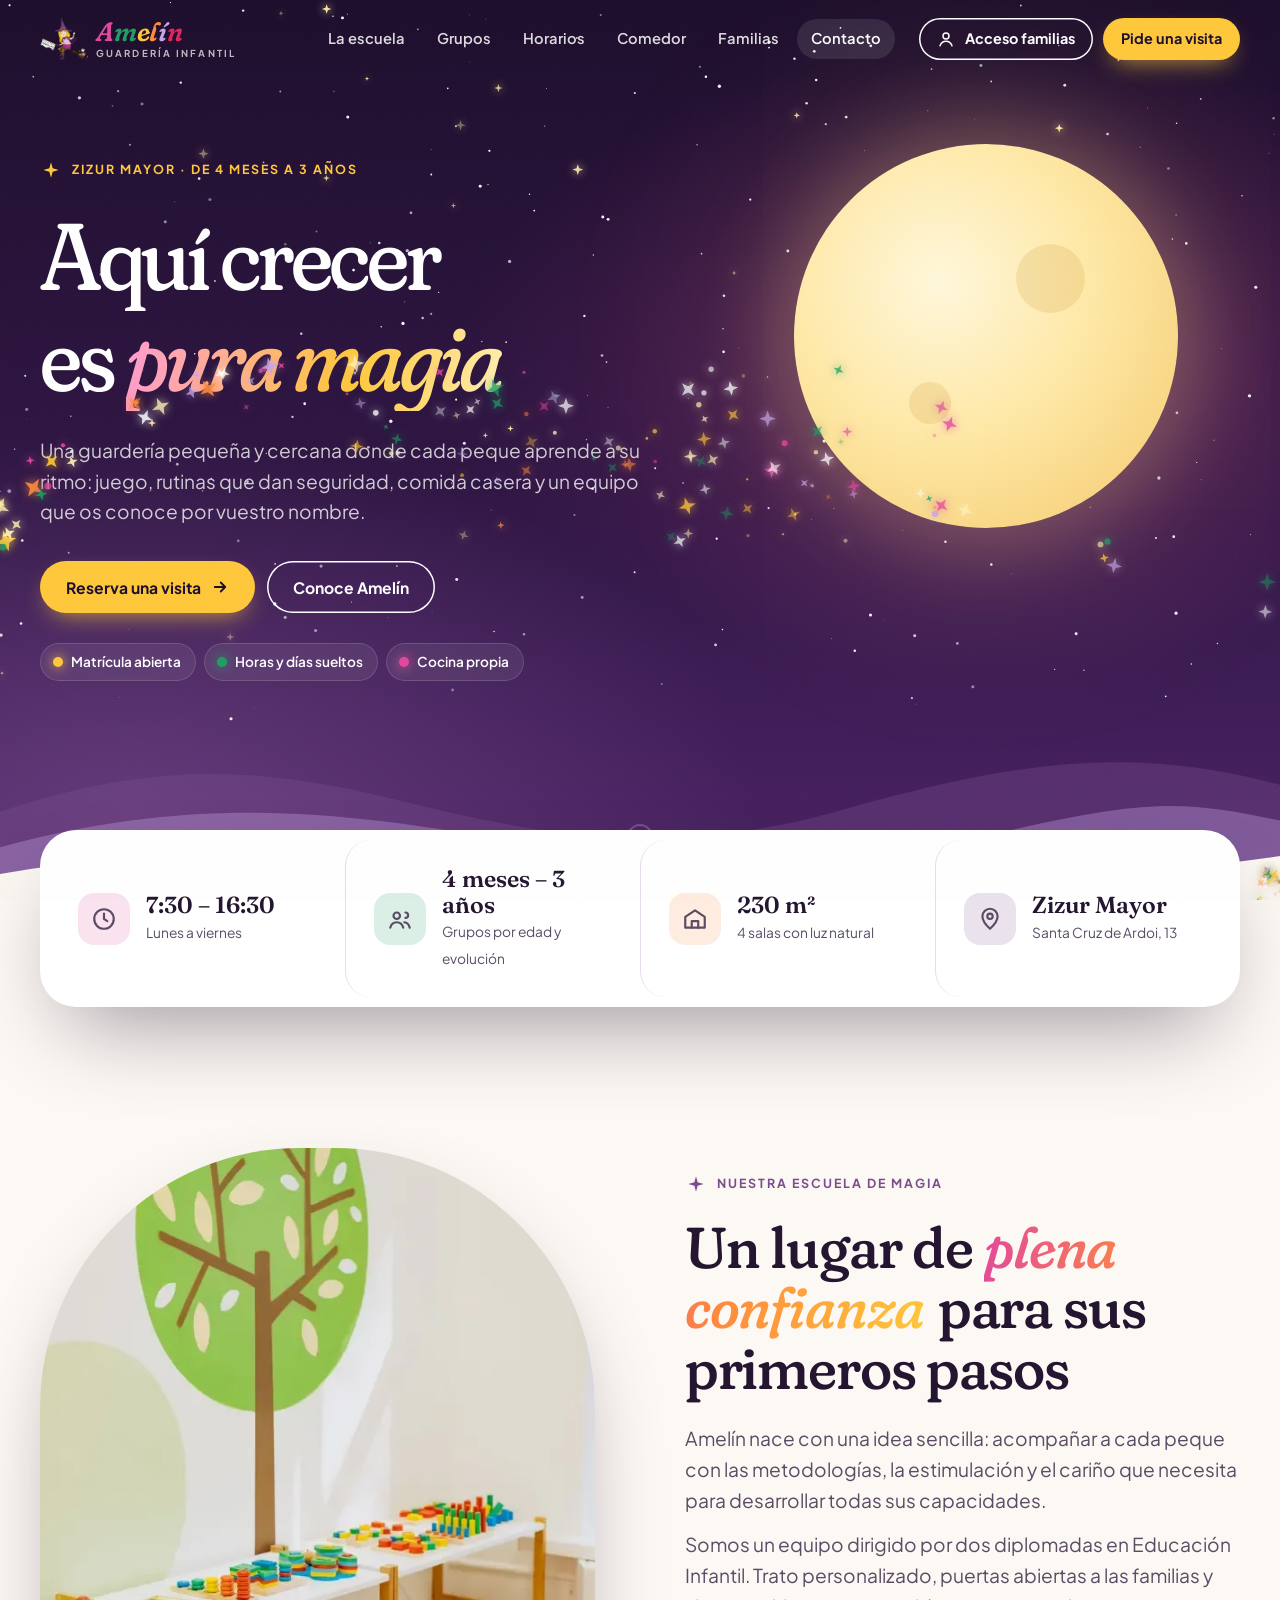
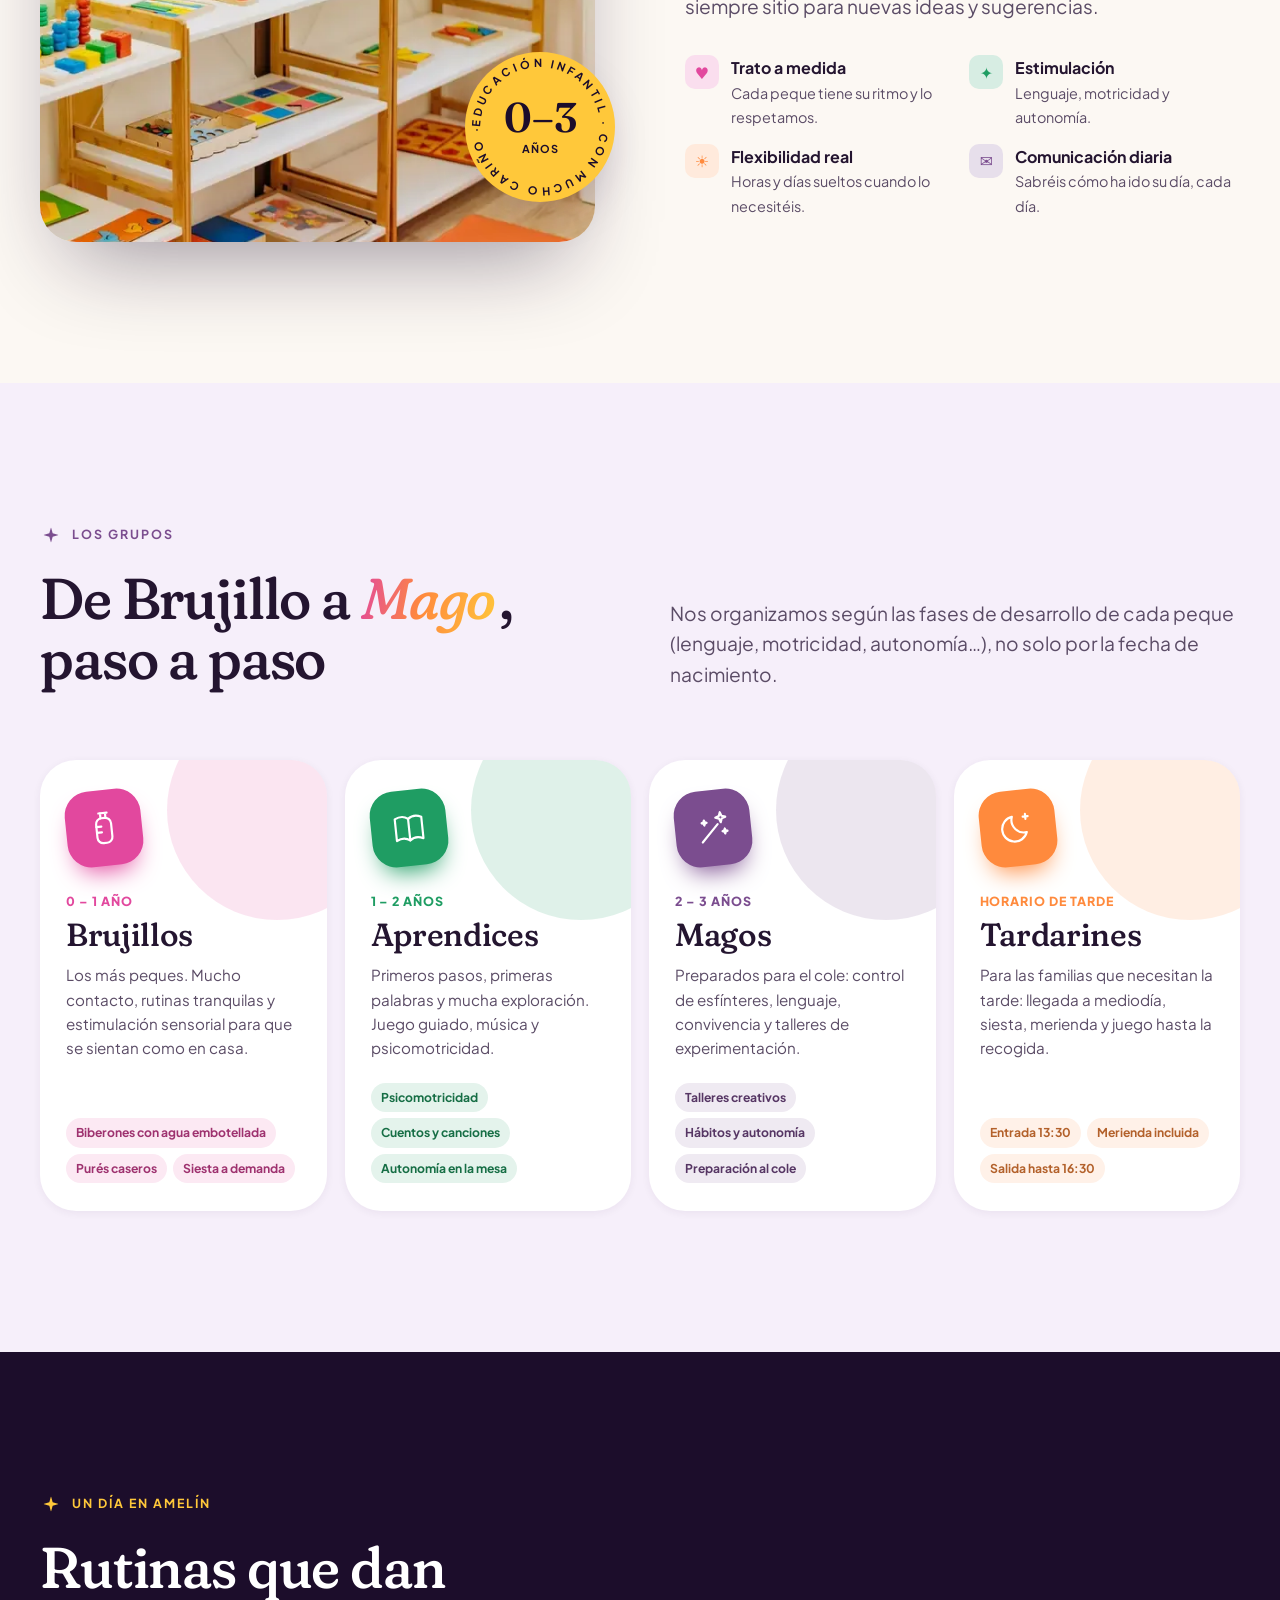
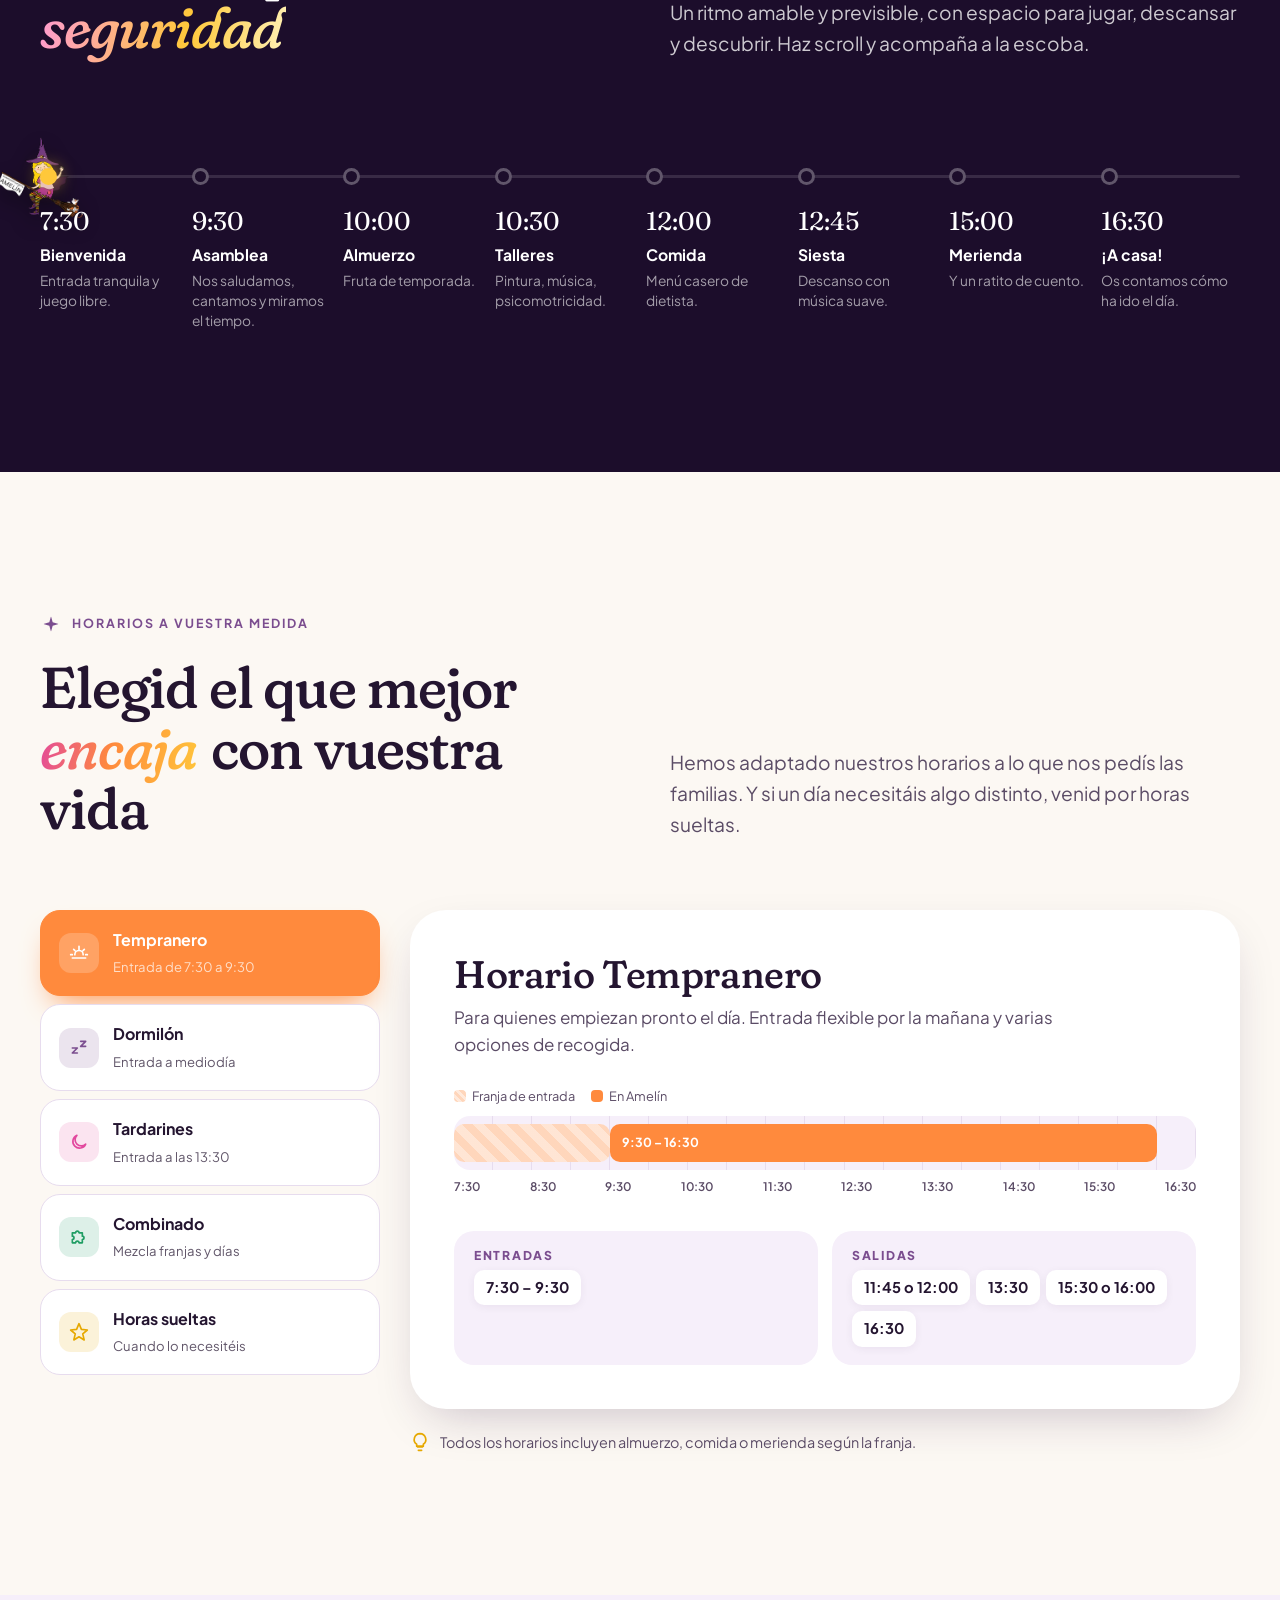
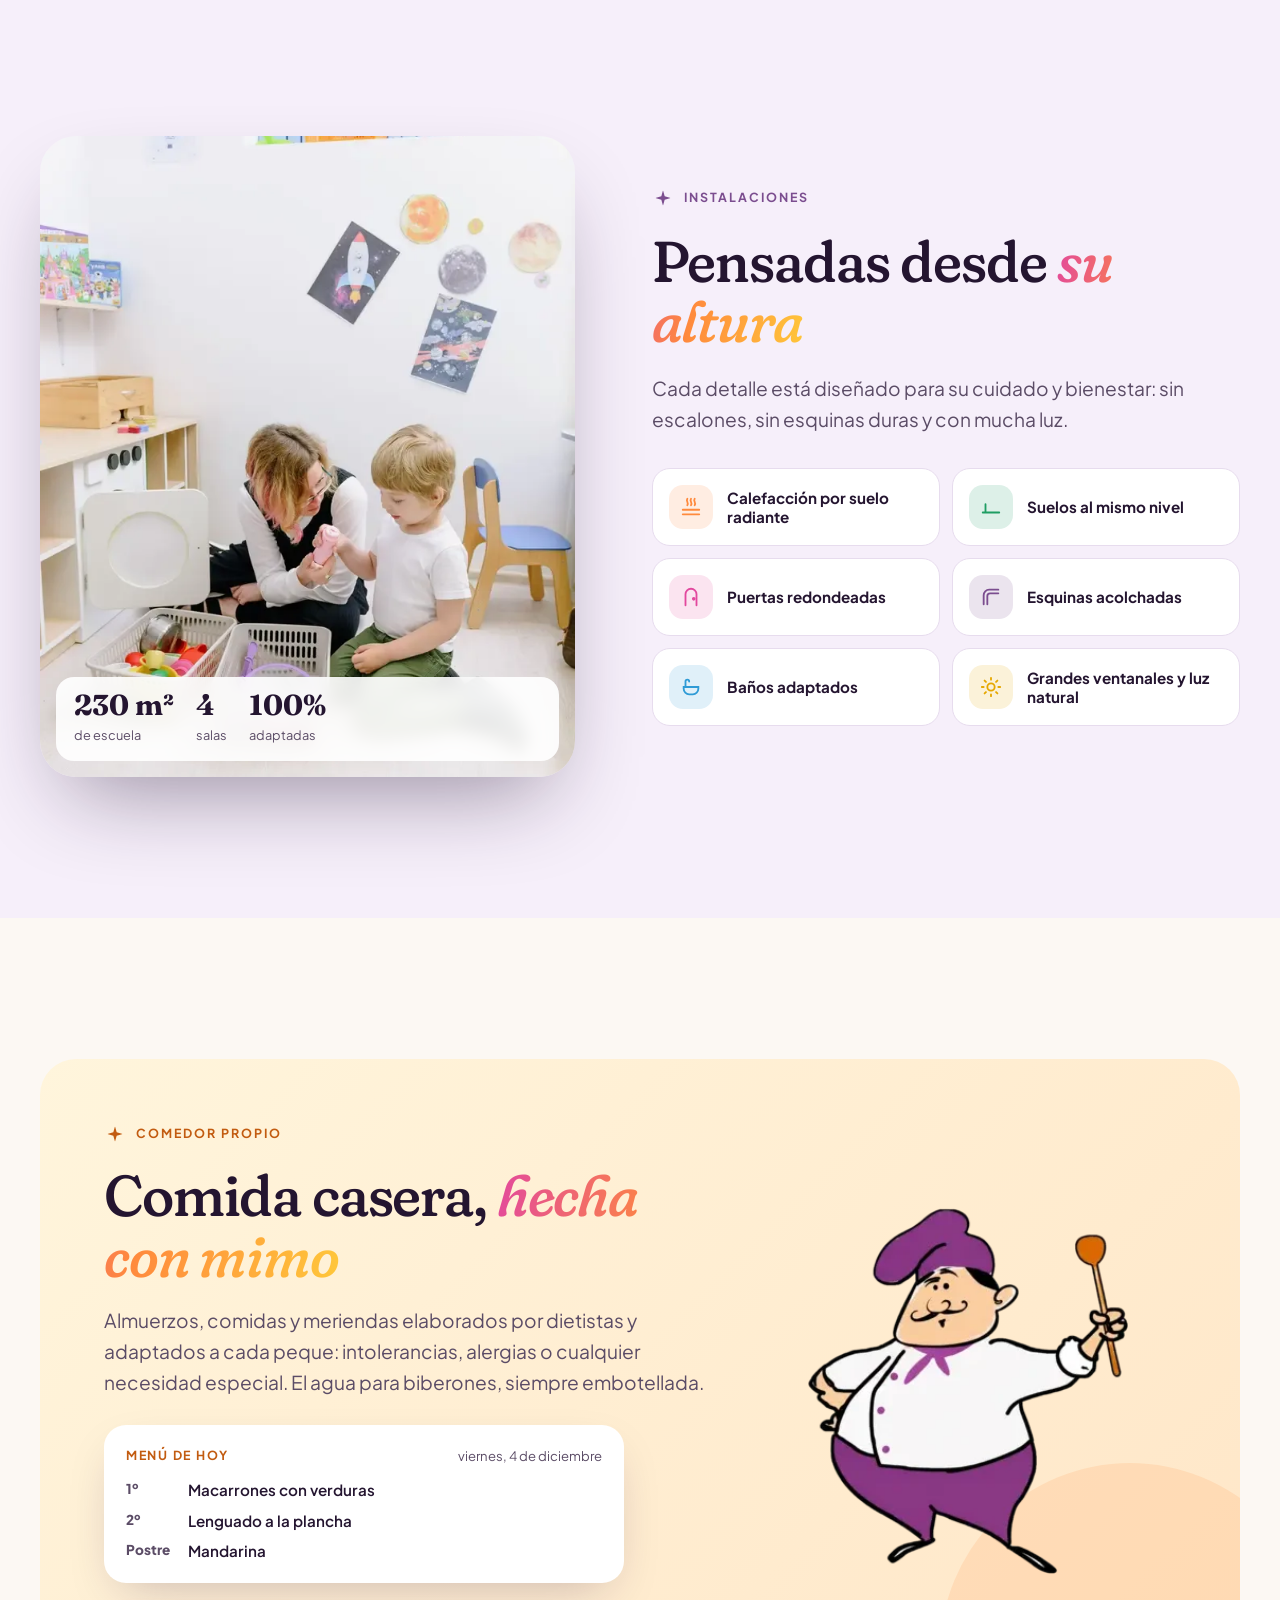
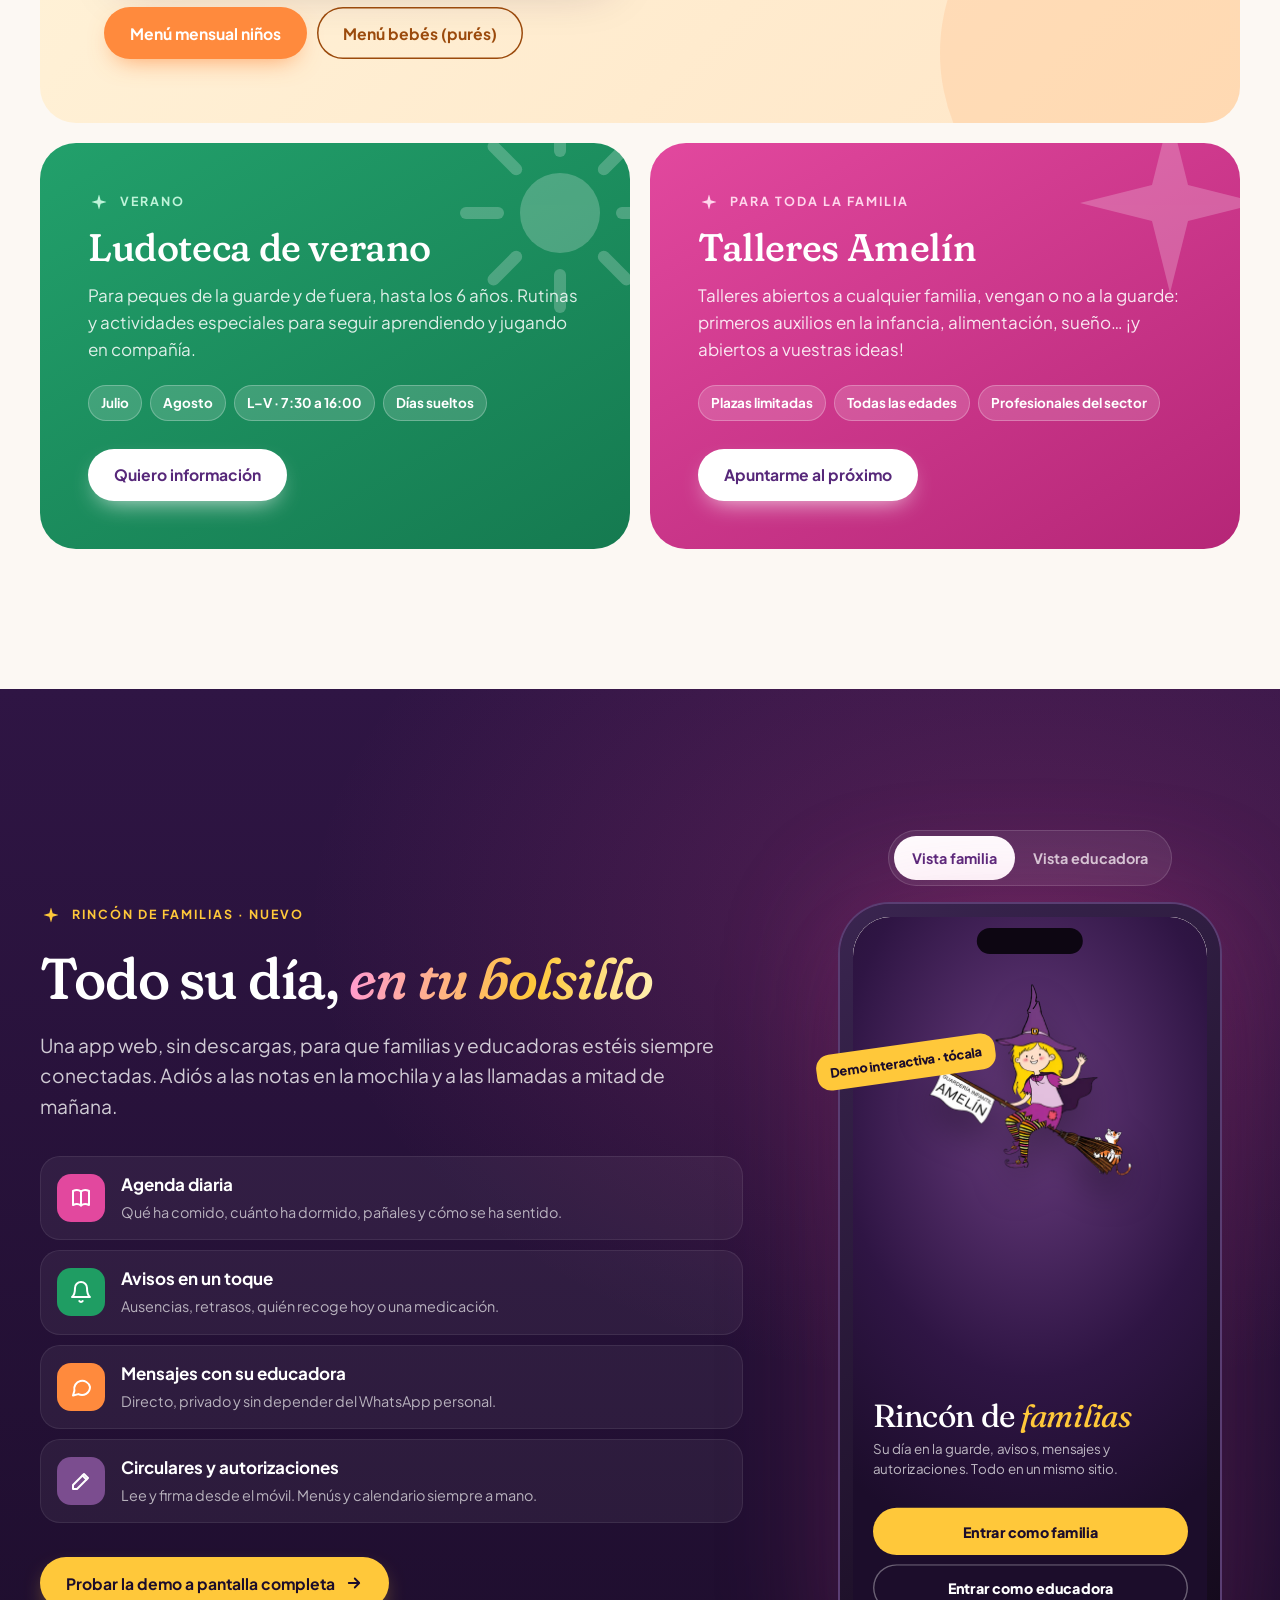
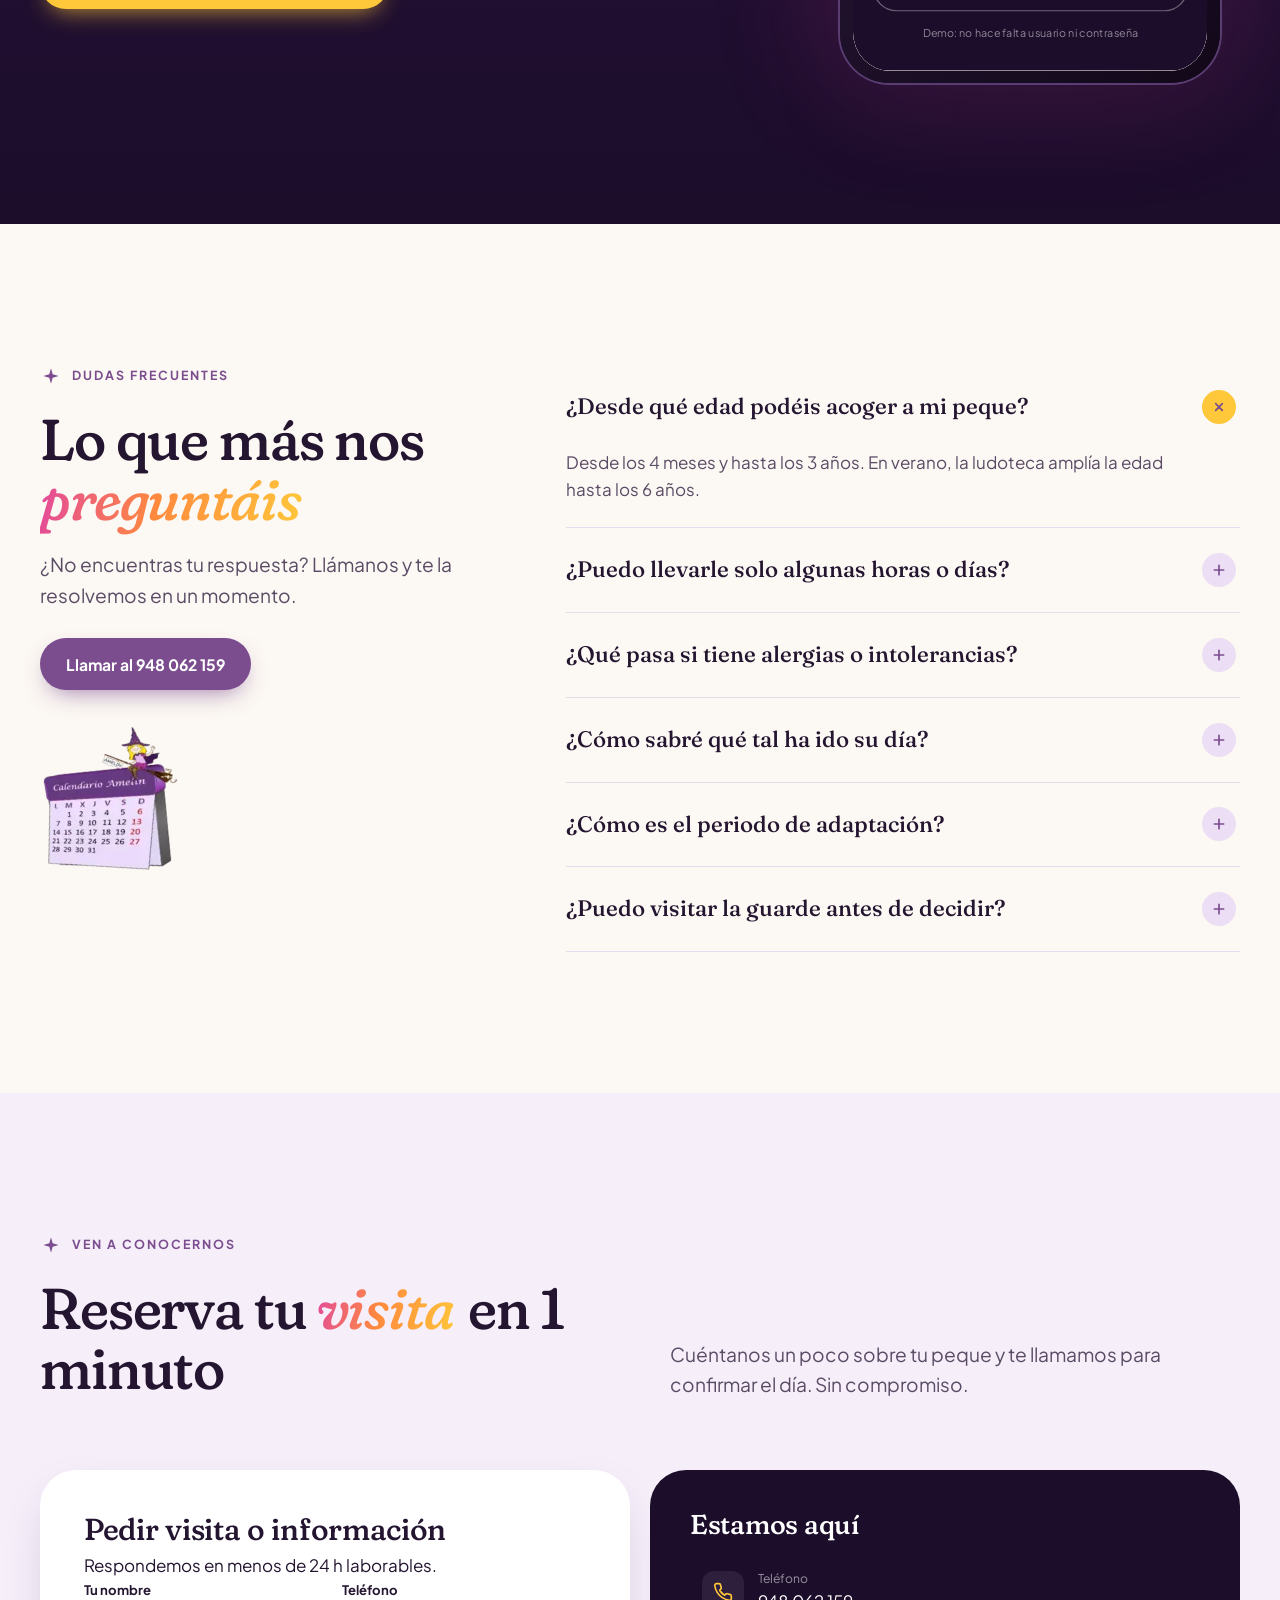
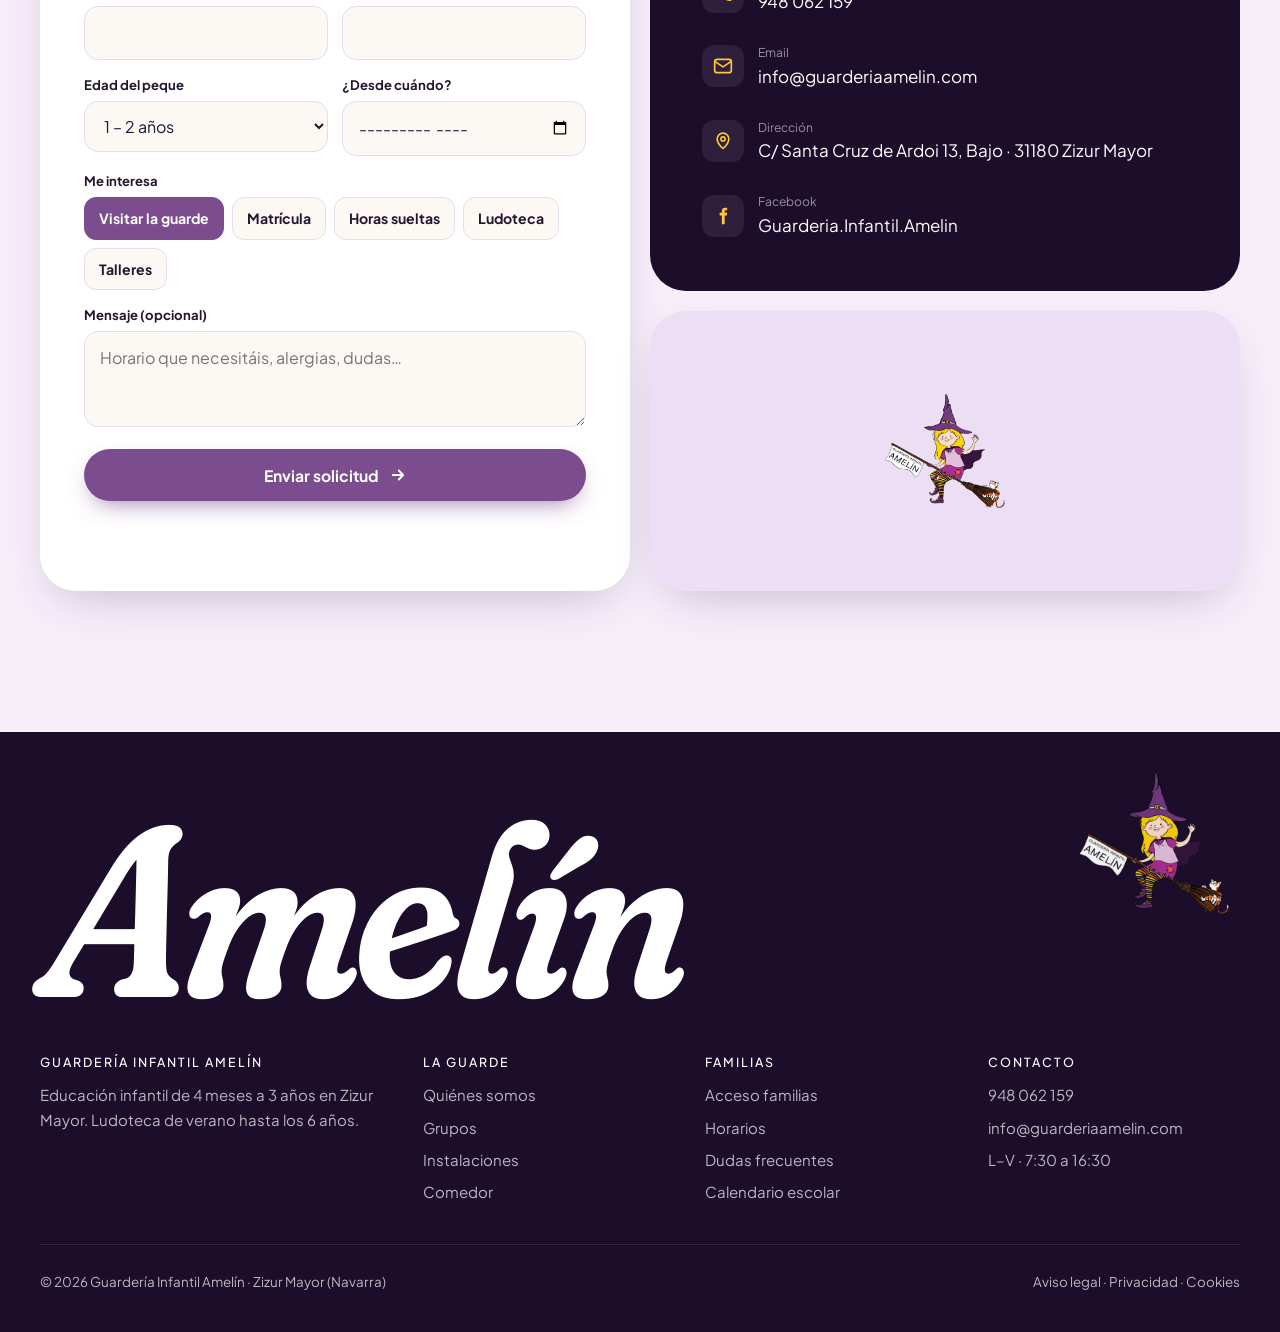
<file: index.html>
<!doctype html>
<html lang="es" class="no-js">
<head>
  <meta charset="utf-8">
  <meta name="viewport" content="width=device-width, initial-scale=1, viewport-fit=cover">
  <title>Guardería Infantil Amelín · Zizur Mayor</title>
  <meta name="description" content="Guardería infantil en Zizur Mayor (Navarra) para peques de 4 meses a 3 años. Horario flexible de 7:30 a 16:30, horas sueltas, comedor propio con menús de dietista y ludoteca de verano.">
  <meta name="theme-color" content="#1c0d2b">
  <link rel="icon" href="assets/img/favicon.png">
  <meta property="og:title" content="Guardería Infantil Amelín · Zizur Mayor">
  <meta property="og:description" content="Aquí crecer es pura magia. Peques de 4 meses a 3 años en Zizur Mayor.">
  <meta property="og:image" content="assets/img/bruja.png">
  <link rel="preconnect" href="https://fonts.googleapis.com">
  <link rel="preconnect" href="https://fonts.gstatic.com" crossorigin>
  <link href="https://fonts.googleapis.com/css2?family=Fraunces:ital,opsz,wght,SOFT,WONK@0,9..144,300..700,0..100,0..1;1,9..144,300..700,0..100,0..1&family=Plus+Jakarta+Sans:wght@400;500;600;700;800&display=swap" rel="stylesheet">
  <link rel="preload" as="image" href="assets/img/bruja.webp">
  <link rel="stylesheet" href="css/styles.css">
  <script type="application/ld+json">
  {
    "@context": "https://schema.org",
    "@type": "ChildCare",
    "name": "Guardería Infantil Amelín",
    "telephone": "+34 948 062 159",
    "email": "info@guarderiaamelin.com",
    "url": "http://www.guarderiaamelin.com/",
    "address": {
      "@type": "PostalAddress",
      "streetAddress": "C/ Santa Cruz de Ardoi 13, Bajo",
      "postalCode": "31180",
      "addressLocality": "Zizur Mayor",
      "addressRegion": "Navarra",
      "addressCountry": "ES"
    },
    "openingHoursSpecification": [{
      "@type": "OpeningHoursSpecification",
      "dayOfWeek": ["Monday","Tuesday","Wednesday","Thursday","Friday"],
      "opens": "07:30", "closes": "16:30"
    }]
  }
  </script>
</head>
<body>
<script>document.documentElement.className="js";</script>
<div class="grain" aria-hidden="true"></div>

<!-- ============ INTRO ============ -->
<div class="intro" id="intro" aria-hidden="true">
  <canvas class="intro__stars" id="introStars"></canvas>
  <div class="intro__word" id="introWord">
    <span style="color:var(--c-a)">A</span><span style="color:var(--c-m)">m</span><span style="color:var(--c-e)">e</span><span style="color:var(--c-l)">l</span><span style="color:var(--c-i)">í</span><span style="color:var(--c-n)">n</span>
  </div>
  <div class="intro__sub">Guardería infantil · Zizur Mayor</div>
  <button class="intro__skip" id="introSkip" type="button">Saltar intro ›</button>
</div>
<img class="flyer" id="flyer" src="assets/img/bruja.webp" alt="" hidden>
<canvas id="sparkles"></canvas>

<!-- ============ CABECERA ============ -->
<header class="header" id="header">
  <div class="wrap header__in">
    <a class="logo" href="#inicio" aria-label="Amelín, ir al inicio">
      <img src="assets/img/bruja.png" alt="" width="46" height="44">
      <span class="logo__word">
        <span class="logo__name"><b>A</b><b>m</b><b>e</b><b>l</b><b>í</b><b>n</b></span>
        <span class="logo__tag">Guardería infantil</span>
      </span>
    </a>
    <nav class="nav" aria-label="Principal">
      <a href="#escuela">La escuela</a>
      <a href="#grupos">Grupos</a>
      <a href="#horarios">Horarios</a>
      <a href="#comedor">Comedor</a>
      <a href="#familias">Familias</a>
      <a href="#visita">Contacto</a>
    </nav>
    <div class="header__cta">
      <a class="btn btn--ghost btn--sm" href="familias.html">
        <svg viewBox="0 0 24 24" fill="none" stroke="currentColor" stroke-width="2" stroke-linecap="round" stroke-linejoin="round" style="transform:none"><circle cx="12" cy="8" r="4"/><path d="M4 21c1.5-4 4.5-6 8-6s6.5 2 8 6"/></svg>
        Acceso familias
      </a>
      <a class="btn btn--gold btn--sm" href="#visita">Pide una visita</a>
      <button class="burger" id="burger" type="button" aria-label="Abrir menú" aria-expanded="false" aria-controls="drawer"><span></span></button>
    </div>
  </div>
</header>

<nav class="drawer" id="drawer" aria-label="Menú móvil">
  <a href="#escuela">La escuela</a>
  <a href="#grupos">Grupos</a>
  <a href="#horarios">Horarios</a>
  <a href="#comedor">Comedor</a>
  <a href="#familias">Rincón de familias</a>
  <a href="#visita">Contacto</a>
  <a class="btn btn--gold" href="familias.html">Acceso familias</a>
</nav>

<main id="inicio">

<!-- ============ HERO ============ -->
<section class="hero on-dark" aria-label="Presentación">
  <canvas class="hero__sky" id="heroSky"></canvas>
  <div class="hero__moon" data-parallax="0.15"></div>

  <div class="wrap hero__grid">
    <div>
      <span class="eyebrow fade-up">Zizur Mayor · De 4 meses a 3 años</span>
      <h1>
        <span class="line"><span>Aquí crecer</span></span>
        <span class="line"><span>es <em class="magic">pura magia</em></span></span>
      </h1>
      <p class="lead fade-up d1">Una guardería pequeña y cercana donde cada peque aprende a su ritmo: juego, rutinas que dan seguridad, comida casera y un equipo que os conoce por vuestro nombre.</p>
      <div class="hero__actions fade-up d2">
        <a class="btn btn--gold" href="#visita">Reserva una visita
          <svg viewBox="0 0 24 24" fill="none" stroke="currentColor" stroke-width="2.4" stroke-linecap="round" stroke-linejoin="round"><path d="M5 12h14M13 6l6 6-6 6"/></svg>
        </a>
        <a class="btn btn--ghost" href="#escuela">Conoce Amelín</a>
      </div>
      <div class="hero__chips fade-up d3">
        <span class="chip"><i style="--c:var(--c-e)"></i>Matrícula abierta</span>
        <span class="chip"><i style="--c:var(--c-m)"></i>Horas y días sueltos</span>
        <span class="chip"><i style="--c:var(--c-a)"></i>Cocina propia</span>
      </div>
    </div>

    <div class="hero__witch" id="heroWitch" role="button" tabindex="0" aria-label="Haz clic y la bruja Amelín dará una vuelta" data-parallax="-0.08">
      <div class="bob"><img id="heroWitchImg" src="assets/img/bruja.webp" alt="La bruja Amelín volando en su escoba con su gato" width="821" height="777"></div>
      <span class="hint">¡Tócame!</span>
    </div>
  </div>

  <svg class="hero__hills" viewBox="0 0 1440 220" preserveAspectRatio="none" aria-hidden="true">
    <path d="M0 120 C 180 60 300 70 460 110 S 760 170 940 120 S 1260 40 1440 90 L1440 220 L0 220Z" fill="#7b4d8f" opacity=".35"/>
    <path d="M0 160 C 220 100 380 120 560 150 S 900 200 1100 150 S 1340 110 1440 130 L1440 220 L0 220Z" fill="#c8a6e6" opacity=".35"/>
    <path d="M0 190 C 240 150 480 160 720 185 S 1200 205 1440 170 L1440 220 L0 220Z" fill="#fcf8f3"/>
  </svg>
  <a class="hero__scroll" href="#escuela" aria-label="Bajar"><span></span></a>
</section>

<!-- ============ DATOS RÁPIDOS ============ -->
<div class="facts">
  <div class="wrap">
    <div class="facts__card reveal">
      <div class="fact">
        <span class="fact__ico" style="--c:var(--c-a)"><svg viewBox="0 0 24 24" fill="none" stroke="currentColor" stroke-width="2" stroke-linecap="round"><circle cx="12" cy="12" r="9"/><path d="M12 7v5l3 2"/></svg></span>
        <div><strong>7:30 – 16:30</strong><span>Lunes a viernes</span></div>
      </div>
      <div class="fact">
        <span class="fact__ico" style="--c:var(--c-m)"><svg viewBox="0 0 24 24" fill="none" stroke="currentColor" stroke-width="2" stroke-linecap="round" stroke-linejoin="round"><path d="M9 12a3 3 0 1 0 0-6 3 3 0 0 0 0 6zM17 11a2.5 2.5 0 1 0 0-5M3 20c.8-3 3.2-5 6-5s5.2 2 6 5M16 15c2.3.2 4.2 1.9 5 5"/></svg></span>
        <div><strong>4 meses – 3 años</strong><span>Grupos por edad y evolución</span></div>
      </div>
      <div class="fact">
        <span class="fact__ico" style="--c:var(--c-l)"><svg viewBox="0 0 24 24" fill="none" stroke="currentColor" stroke-width="2" stroke-linecap="round" stroke-linejoin="round"><path d="M3 10l9-6 9 6v10H3z"/><path d="M9 20v-6h6v6"/></svg></span>
        <div><strong>230 m²</strong><span>4 salas con luz natural</span></div>
      </div>
      <div class="fact">
        <span class="fact__ico" style="--c:var(--brand)"><svg viewBox="0 0 24 24" fill="none" stroke="currentColor" stroke-width="2" stroke-linecap="round" stroke-linejoin="round"><path d="M12 21s-7-6.2-7-11.5A7 7 0 0 1 19 9.5C19 14.8 12 21 12 21z"/><circle cx="12" cy="9.5" r="2.5"/></svg></span>
        <div><strong>Zizur Mayor</strong><span>Santa Cruz de Ardoi, 13</span></div>
      </div>
    </div>
  </div>
</div>

<!-- ============ LA ESCUELA ============ -->
<section class="section" id="escuela">
  <div class="wrap about">
    <div class="about__media reveal">
      <div class="about__photo"><img src="assets/img/classroom.webp" alt="Una educadora juega con un niño en el aula" loading="lazy" data-parallax-img></div>
      <div class="about__badge" aria-label="Dos diplomadas en Educación Infantil al frente">
        <svg viewBox="0 0 150 150" aria-hidden="true"><defs><path id="circ" d="M75,75 m-60,0 a60,60 0 1,1 120,0 a60,60 0 1,1 -120,0"/></defs><text font-size="11" font-weight="700" letter-spacing="3.2" fill="#1c0d2b"><textPath href="#circ">EDUCACIÓN INFANTIL · CON MUCHO CARIÑO ·</textPath></text></svg>
        <div><strong>0–3</strong><small>años</small></div>
      </div>
    </div>
    <div class="about__text">
      <span class="eyebrow reveal">Nuestra escuela de magia</span>
      <h2 class="reveal">Un lugar de <em class="magic">plena confianza</em> para sus primeros pasos</h2>
      <p class="lead reveal">Amelín nace con una idea sencilla: acompañar a cada peque con las metodologías, la estimulación y el cariño que necesita para desarrollar todas sus capacidades.</p>
      <p class="lead reveal">Somos un equipo dirigido por dos diplomadas en Educación Infantil. Trato personalizado, puertas abiertas a las familias y siempre sitio para nuevas ideas y sugerencias.</p>
      <div class="values">
        <div class="value reveal" data-delay="1"><i style="--c:var(--c-a)">♥</i><div><b>Trato a medida</b><span>Cada peque tiene su ritmo y lo respetamos.</span></div></div>
        <div class="value reveal" data-delay="2"><i style="--c:var(--c-m)">✦</i><div><b>Estimulación</b><span>Lenguaje, motricidad y autonomía.</span></div></div>
        <div class="value reveal" data-delay="1"><i style="--c:var(--c-l)">☀</i><div><b>Flexibilidad real</b><span>Horas y días sueltos cuando lo necesitéis.</span></div></div>
        <div class="value reveal" data-delay="2"><i style="--c:var(--brand)">✉</i><div><b>Comunicación diaria</b><span>Sabréis cómo ha ido su día, cada día.</span></div></div>
      </div>
    </div>
  </div>
</section>

<!-- ============ GRUPOS ============ -->
<section class="section groups-bg" id="grupos">
  <div class="wrap">
    <div class="section__head">
      <div>
        <span class="eyebrow reveal">Los grupos</span>
        <h2 class="reveal">De Brujillo a <em class="magic">Mago</em>, paso a paso</h2>
      </div>
      <p class="lead reveal">Nos organizamos según las fases de desarrollo de cada peque (lenguaje, motricidad, autonomía…), no solo por la fecha de nacimiento.</p>
    </div>

    <div class="groups">
      <article class="group reveal" data-tilt style="--c:var(--c-a)">
        <div class="group__ico"><svg viewBox="0 0 48 48" fill="none" stroke="currentColor" stroke-width="2.6" stroke-linecap="round" stroke-linejoin="round"><path d="M19 6h10M21 6v6M27 6v6"/><rect x="15" y="12" width="18" height="30" rx="7"/><path d="M15 22h6M15 29h6"/></svg></div>
        <span class="group__age">0 – 1 año</span>
        <h3>Brujillos</h3>
        <p>Los más peques. Mucho contacto, rutinas tranquilas y estimulación sensorial para que se sientan como en casa.</p>
        <ul><li>Biberones con agua embotellada</li><li>Purés caseros</li><li>Siesta a demanda</li></ul>
      </article>
      <article class="group reveal" data-delay="1" data-tilt style="--c:var(--c-m)">
        <div class="group__ico"><svg viewBox="0 0 48 48" fill="none" stroke="currentColor" stroke-width="2.6" stroke-linecap="round" stroke-linejoin="round"><path d="M8 12c6-3 11-3 16 1 5-4 10-4 16-1v26c-6-3-11-3-16 1-5-4-10-4-16-1z"/><path d="M24 13v26"/></svg></div>
        <span class="group__age">1 – 2 años</span>
        <h3>Aprendices</h3>
        <p>Primeros pasos, primeras palabras y mucha exploración. Juego guiado, música y psicomotricidad.</p>
        <ul><li>Psicomotricidad</li><li>Cuentos y canciones</li><li>Autonomía en la mesa</li></ul>
      </article>
      <article class="group reveal" data-delay="2" data-tilt style="--c:var(--brand)">
        <div class="group__ico"><svg viewBox="0 0 48 48" fill="none" stroke="currentColor" stroke-width="2.6" stroke-linecap="round" stroke-linejoin="round"><path d="M10 40l20-20"/><path d="M34 6l1.6 4.4L40 12l-4.4 1.6L34 18l-1.6-4.4L28 12l4.4-1.6z"/><path d="M14 14l.8 2.2L17 17l-2.2.8L14 20l-.8-2.2L11 17l2.2-.8zM38 26l.8 2.2L41 29l-2.2.8L38 32l-.8-2.2L35 29l2.2-.8z"/></svg></div>
        <span class="group__age">2 – 3 años</span>
        <h3>Magos</h3>
        <p>Preparados para el cole: control de esfínteres, lenguaje, convivencia y talleres de experimentación.</p>
        <ul><li>Talleres creativos</li><li>Hábitos y autonomía</li><li>Preparación al cole</li></ul>
      </article>
      <article class="group reveal" data-delay="3" data-tilt style="--c:var(--c-l)">
        <div class="group__ico"><svg viewBox="0 0 48 48" fill="none" stroke="currentColor" stroke-width="2.6" stroke-linecap="round" stroke-linejoin="round"><path d="M34 30A15 15 0 0 1 18 10a15 15 0 1 0 16 20z"/><path d="M34 8v6M31 11h6"/></svg></div>
        <span class="group__age">Horario de tarde</span>
        <h3>Tardarines</h3>
        <p>Para las familias que necesitan la tarde: llegada a mediodía, siesta, merienda y juego hasta la recogida.</p>
        <ul><li>Entrada 13:30</li><li>Merienda incluida</li><li>Salida hasta 16:30</li></ul>
      </article>
    </div>
  </div>
</section>

<!-- ============ UN DÍA ============ -->
<section class="section day on-dark" id="dia" aria-labelledby="dia-t">
  <canvas class="day__sky" id="daySky"></canvas>
  <div class="wrap">
    <div class="section__head">
      <div>
        <span class="eyebrow reveal">Un día en Amelín</span>
        <h2 class="reveal" id="dia-t">Rutinas que dan <em class="magic">seguridad</em></h2>
      </div>
      <p class="lead reveal">Un ritmo amable y previsible, con espacio para jugar, descansar y descubrir. Haz scroll y acompaña a la escoba.</p>
    </div>
    <div class="timeline" id="timeline">
      <div class="timeline__track"><div class="timeline__fill" id="tlFill"></div><img class="timeline__broom" id="tlBroom" src="assets/img/bruja.png" alt=""></div>
      <ol class="timeline__list">
        <li class="tl"><time>7:30</time><b>Bienvenida</b><span>Entrada tranquila y juego libre.</span></li>
        <li class="tl"><time>9:30</time><b>Asamblea</b><span>Nos saludamos, cantamos y miramos el tiempo.</span></li>
        <li class="tl"><time>10:00</time><b>Almuerzo</b><span>Fruta de temporada.</span></li>
        <li class="tl"><time>10:30</time><b>Talleres</b><span>Pintura, música, psicomotricidad.</span></li>
        <li class="tl"><time>12:00</time><b>Comida</b><span>Menú casero de dietista.</span></li>
        <li class="tl"><time>12:45</time><b>Siesta</b><span>Descanso con música suave.</span></li>
        <li class="tl"><time>15:00</time><b>Merienda</b><span>Y un ratito de cuento.</span></li>
        <li class="tl"><time>16:30</time><b>¡A casa!</b><span>Os contamos cómo ha ido el día.</span></li>
      </ol>
    </div>
  </div>
</section>

<!-- ============ HORARIOS ============ -->
<section class="section" id="horarios">
  <div class="wrap">
    <div class="section__head">
      <div>
        <span class="eyebrow reveal">Horarios a vuestra medida</span>
        <h2 class="reveal">Elegid el que mejor <em class="magic">encaja</em> con vuestra vida</h2>
      </div>
      <p class="lead reveal">Hemos adaptado nuestros horarios a lo que nos pedís las familias. Y si un día necesitáis algo distinto, venid por horas sueltas.</p>
    </div>

    <div class="schedule reveal">
      <div class="tabs" role="tablist" aria-label="Tipos de horario">
        <button class="tab" role="tab" id="t-temp" aria-controls="p-temp" aria-selected="true" style="--c:var(--c-l)"><span class="tab__dot"><svg viewBox="0 0 24 24" fill="none" stroke="currentColor" stroke-width="2" stroke-linecap="round" stroke-linejoin="round" aria-hidden="true"><path d="M4 18h16M7 14a5 5 0 0 1 10 0M12 4v4M5.6 7.6l1.6 1.6M18.4 7.6l-1.6 1.6M2 14h2M20 14h2"/></svg></span><span><b>Tempranero</b><small>Entrada de 7:30 a 9:30</small></span></button>
        <button class="tab" role="tab" id="t-dorm" aria-controls="p-dorm" aria-selected="false" tabindex="-1" style="--c:var(--brand)"><span class="tab__dot"><svg viewBox="0 0 24 24" fill="none" stroke="currentColor" stroke-width="2" stroke-linecap="round" stroke-linejoin="round" aria-hidden="true"><path d="M4 12h6l-6 6h6M14 4h6l-6 6h6"/></svg></span><span><b>Dormilón</b><small>Entrada a mediodía</small></span></button>
        <button class="tab" role="tab" id="t-tard" aria-controls="p-tard" aria-selected="false" tabindex="-1" style="--c:var(--c-a)"><span class="tab__dot"><svg viewBox="0 0 24 24" fill="none" stroke="currentColor" stroke-width="2" stroke-linecap="round" stroke-linejoin="round" aria-hidden="true"><path d="M20 14.5A8 8 0 1 1 9.5 4a6.5 6.5 0 0 0 10.5 10.5z"/></svg></span><span><b>Tardarines</b><small>Entrada a las 13:30</small></span></button>
        <button class="tab" role="tab" id="t-comb" aria-controls="p-comb" aria-selected="false" tabindex="-1" style="--c:var(--c-m)"><span class="tab__dot"><svg viewBox="0 0 24 24" fill="none" stroke="currentColor" stroke-width="2" stroke-linecap="round" stroke-linejoin="round" aria-hidden="true"><path d="M4 7h4a2 2 0 1 1 4 0h4v4a2 2 0 1 1 0 4v4h-4a2 2 0 1 0-4 0H4v-4a2 2 0 1 0 0-4z"/></svg></span><span><b>Combinado</b><small>Mezcla franjas y días</small></span></button>
        <button class="tab" role="tab" id="t-suel" aria-controls="p-suel" aria-selected="false" tabindex="-1" style="--c:#e6a800"><span class="tab__dot"><svg viewBox="0 0 24 24" fill="none" stroke="currentColor" stroke-width="2" stroke-linecap="round" stroke-linejoin="round" aria-hidden="true"><path d="M12 2l2.9 6.9L22 9.6l-5.5 4.7 1.7 7.2L12 17.8 5.8 21.5l1.7-7.2L2 9.6l7.1-.7z"/></svg></span><span><b>Horas sueltas</b><small>Cuando lo necesitéis</small></span></button>
      </div>

      <div>
        <div class="panel" role="tabpanel" id="p-temp" aria-labelledby="t-temp" style="--c:var(--c-l)">
          <h3>Horario Tempranero</h3>
          <p>Para quienes empiezan pronto el día. Entrada flexible por la mañana y varias opciones de recogida.</p>
          <div class="dayline" data-in="7.5-9.5" data-stay="9.5-16.5"></div>
          <div class="io"><div><h4>Entradas</h4><ul><li>7:30 – 9:30</li></ul></div><div><h4>Salidas</h4><ul><li>11:45 o 12:00</li><li>13:30</li><li>15:30 o 16:00</li><li>16:30</li></ul></div></div>
        </div>
        <div class="panel" role="tabpanel" id="p-dorm" aria-labelledby="t-dorm" style="--c:var(--brand)" hidden>
          <h3>Horario Dormilón</h3>
          <p>Mañanas en casa sin prisas y llegada justo para comer, dormir la siesta y jugar por la tarde.</p>
          <div class="dayline" data-in="11.75-12" data-stay="12-16.5"></div>
          <div class="io"><div><h4>Entradas</h4><ul><li>11:45 – 12:00</li></ul></div><div><h4>Salidas</h4><ul><li>15:30 o 16:00</li><li>16:30</li></ul></div></div>
        </div>
        <div class="panel" role="tabpanel" id="p-tard" aria-labelledby="t-tard" style="--c:var(--c-a)" hidden>
          <h3>Tardarines</h3>
          <p>Grupo especial de tarde: llegan después de comer, siesta, merienda y juego.</p>
          <div class="dayline" data-in="13.5-13.75" data-stay="13.75-16.5"></div>
          <div class="io"><div><h4>Entradas</h4><ul><li>13:30</li></ul></div><div><h4>Salidas</h4><ul><li>15:30 o 16:00</li><li>16:30</li></ul></div></div>
        </div>
        <div class="panel" role="tabpanel" id="p-comb" aria-labelledby="t-comb" style="--c:var(--c-m)" hidden>
          <h3>Horario Combinado</h3>
          <p>¿Turnos que cambian? Combinad franjas y días de la semana. Lo cuadramos juntos.</p>
          <div class="dayline" data-in="7.5-9.5,11.75-12,13.5-13.75" data-stay="9.5-11.75,12-13.5,13.75-16.5"></div>
          <div class="io"><div><h4>Entradas</h4><ul><li>Combinables</li></ul></div><div><h4>Salidas</h4><ul><li>Combinables</li></ul></div></div>
        </div>
        <div class="panel" role="tabpanel" id="p-suel" aria-labelledby="t-suel" style="--c:#e6a800" hidden>
          <h3>Días y horas sueltas</h3>
          <p>Una reunión, un médico, un imprevisto… Reservad horas o días sueltos aunque vuestro peque no venga habitualmente.</p>
          <div class="dayline" data-in="" data-stay="7.5-16.5"></div>
          <div class="io"><div><h4>Cómo reservar</h4><ul><li>Llamando</li><li>Desde la app de familias</li></ul></div><div><h4>Disponible</h4><ul><li>Lunes a viernes</li><li>7:30 – 16:30</li></ul></div></div>
        </div>
        <p class="schedule__note"><svg viewBox="0 0 24 24" fill="none" stroke="currentColor" stroke-width="2" stroke-linecap="round" stroke-linejoin="round" aria-hidden="true"><path d="M9 18h6M10 22h4M12 2a7 7 0 0 0-4 12.7V17h8v-2.3A7 7 0 0 0 12 2z"/></svg> Todos los horarios incluyen almuerzo, comida o merienda según la franja.</p>
      </div>
    </div>
  </div>
</section>

<!-- ============ INSTALACIONES ============ -->
<section class="section groups-bg" id="instalaciones">
  <div class="wrap space">
    <figure class="space__photo reveal" style="margin:0">
      <img src="assets/img/story.webp" alt="Rincón de juego y lectura" loading="lazy">
      <figcaption><div><strong>230 m²</strong><span>de escuela</span></div><div><strong>4</strong><span>salas</span></div><div><strong>100%</strong><span>adaptadas</span></div></figcaption>
    </figure>
    <div>
      <span class="eyebrow reveal">Instalaciones</span>
      <h2 class="reveal" style="margin-top:16px">Pensadas desde <em class="magic">su altura</em></h2>
      <p class="lead reveal" style="margin-top:20px">Cada detalle está diseñado para su cuidado y bienestar: sin escalones, sin esquinas duras y con mucha luz.</p>
      <div class="features">
        <div class="feature reveal" style="--c:var(--c-l)"><i><svg viewBox="0 0 24 24" fill="none" stroke="currentColor" stroke-width="2" stroke-linecap="round"><path d="M8 3c-2 3 2 4 0 7M12 3c-2 3 2 4 0 7M16 3c-2 3 2 4 0 7M3 15h18M3 20h18"/></svg></i><b>Calefacción por suelo radiante</b></div>
        <div class="feature reveal" data-delay="1" style="--c:var(--c-m)"><i><svg viewBox="0 0 24 24" fill="none" stroke="currentColor" stroke-width="2" stroke-linecap="round"><path d="M3 18h18M6 18V9"/></svg></i><b>Suelos al mismo nivel</b></div>
        <div class="feature reveal" style="--c:var(--c-a)"><i><svg viewBox="0 0 24 24" fill="none" stroke="currentColor" stroke-width="2" stroke-linecap="round"><path d="M6 21V9a6 6 0 0 1 12 0v12"/><circle cx="15" cy="14" r="1"/></svg></i><b>Puertas redondeadas</b></div>
        <div class="feature reveal" data-delay="1" style="--c:var(--brand)"><i><svg viewBox="0 0 24 24" fill="none" stroke="currentColor" stroke-width="2" stroke-linecap="round"><path d="M4 20V10a6 6 0 0 1 6-6h10"/><path d="M8 20v-9a3 3 0 0 1 3-3h9"/></svg></i><b>Esquinas acolchadas</b></div>
        <div class="feature reveal" style="--c:#2f9bd6"><i><svg viewBox="0 0 24 24" fill="none" stroke="currentColor" stroke-width="2" stroke-linecap="round"><path d="M4 12h16v2a6 6 0 0 1-6 6h-4a6 6 0 0 1-6-6zM6 12V6a2 2 0 0 1 4 0"/></svg></i><b>Baños adaptados</b></div>
        <div class="feature reveal" data-delay="1" style="--c:#e6a800"><i><svg viewBox="0 0 24 24" fill="none" stroke="currentColor" stroke-width="2" stroke-linecap="round"><circle cx="12" cy="12" r="4"/><path d="M12 2v2M12 20v2M2 12h2M20 12h2M5 5l1.5 1.5M17.5 17.5 19 19M5 19l1.5-1.5M17.5 6.5 19 5"/></svg></i><b>Grandes ventanales y luz natural</b></div>
      </div>
    </div>
  </div>
</section>

<!-- ============ COMEDOR ============ -->
<section class="section" id="comedor">
  <div class="wrap">
    <div class="food reveal">
      <div style="position:relative;z-index:1">
        <span class="eyebrow">Comedor propio</span>
        <h2>Comida casera, <em class="magic">hecha con mimo</em></h2>
        <p class="lead">Almuerzos, comidas y meriendas elaborados por dietistas y adaptados a cada peque: intolerancias, alergias o cualquier necesidad especial. El agua para biberones, siempre embotellada.</p>
        <dl class="today" id="todayMenu" aria-live="polite">
          <header><b>Menú de hoy</b><span id="todayDate"></span></header>
          <dt>1º</dt><dd id="m1"></dd>
          <dt>2º</dt><dd id="m2"></dd>
          <dt>Postre</dt><dd id="m3"></dd>
        </dl>
        <div class="food__actions">
          <a class="btn" href="http://www.guarderiaamelin.com/images/ni%C3%B1os.pdf" target="_blank" rel="noopener">Menú mensual niños</a>
          <a class="btn btn--ghost" href="http://www.guarderiaamelin.com/images/pures.pdf" target="_blank" rel="noopener">Menú bebés (purés)</a>
        </div>
      </div>
      <img class="food__chef" src="assets/img/cocinero.webp" alt="Ilustración del cocinero de Amelín" loading="lazy">
    </div>

    <div class="duo">
      <article class="card-x card-x--sun reveal">
        <svg class="deco" viewBox="0 0 100 100" aria-hidden="true"><g fill="#fff"><circle cx="50" cy="50" r="20"/><g id="ray"><rect x="47" y="0" width="6" height="22" rx="3"/></g><use href="#ray" transform="rotate(45 50 50)"/><use href="#ray" transform="rotate(90 50 50)"/><use href="#ray" transform="rotate(135 50 50)"/><use href="#ray" transform="rotate(180 50 50)"/><use href="#ray" transform="rotate(225 50 50)"/><use href="#ray" transform="rotate(270 50 50)"/><use href="#ray" transform="rotate(315 50 50)"/></g></svg>
        <span class="eyebrow">Verano</span>
        <h3>Ludoteca de verano</h3>
        <p>Para peques de la guarde y de fuera, hasta los 6 años. Rutinas y actividades especiales para seguir aprendiendo y jugando en compañía.</p>
        <div class="pills"><span>Julio</span><span>Agosto</span><span>L–V · 7:30 a 16:00</span><span>Días sueltos</span></div>
        <a class="btn btn--light" href="#visita" data-topic="Ludoteca de verano">Quiero información</a>
      </article>
      <article class="card-x card-x--pink reveal" data-delay="1">
        <svg class="deco" viewBox="0 0 100 100" aria-hidden="true"><path fill="#fff" d="M50 0l9 36 36 9-36 9-9 36-9-36-36-9 36-9z"/></svg>
        <span class="eyebrow">Para toda la familia</span>
        <h3>Talleres Amelín</h3>
        <p>Talleres abiertos a cualquier familia, vengan o no a la guarde: primeros auxilios en la infancia, alimentación, sueño… ¡y abiertos a vuestras ideas!</p>
        <div class="pills"><span>Plazas limitadas</span><span>Todas las edades</span><span>Profesionales del sector</span></div>
        <a class="btn btn--light" href="#visita" data-topic="Talleres para familias">Apuntarme al próximo</a>
      </article>
    </div>
  </div>
</section>

<!-- ============ FAMILIAS ============ -->
<section class="section families on-dark" id="familias">
  <div class="wrap families__grid">
    <div>
      <span class="eyebrow reveal">Rincón de familias · NUEVO</span>
      <h2 class="reveal">Todo su día, <em class="magic">en tu bolsillo</em></h2>
      <p class="lead reveal">Una app web, sin descargas, para que familias y educadoras estéis siempre conectadas. Adiós a las notas en la mochila y a las llamadas a mitad de mañana.</p>
      <ul class="perks">
        <li class="perk reveal" style="--c:var(--c-a)"><i><svg viewBox="0 0 24 24" fill="none" stroke="currentColor" stroke-width="2" stroke-linecap="round" stroke-linejoin="round" aria-hidden="true"><path d="M4 5c3-1.5 5.5-1.5 8 .5 2.5-2 5-2 8-.5v14c-3-1.5-5.5-1.5-8 .5-2.5-2-5-2-8-.5z"/><path d="M12 5.5v14"/></svg></i><div><b>Agenda diaria</b><span>Qué ha comido, cuánto ha dormido, pañales y cómo se ha sentido.</span></div></li>
        <li class="perk reveal" data-delay="1" style="--c:var(--c-m)"><i><svg viewBox="0 0 24 24" fill="none" stroke="currentColor" stroke-width="2" stroke-linecap="round" stroke-linejoin="round" aria-hidden="true"><path d="M6 8a6 6 0 0 1 12 0c0 7 3 9 3 9H3s3-2 3-9M10.3 21a2 2 0 0 0 3.4 0"/></svg></i><div><b>Avisos en un toque</b><span>Ausencias, retrasos, quién recoge hoy o una medicación.</span></div></li>
        <li class="perk reveal" data-delay="2" style="--c:var(--c-l)"><i><svg viewBox="0 0 24 24" fill="none" stroke="currentColor" stroke-width="2" stroke-linecap="round" stroke-linejoin="round" aria-hidden="true"><path d="M21 12a8 8 0 0 1-11.6 7.1L4 20.5l1.4-4.8A8 8 0 1 1 21 12z"/></svg></i><div><b>Mensajes con su educadora</b><span>Directo, privado y sin depender del WhatsApp personal.</span></div></li>
        <li class="perk reveal" data-delay="3" style="--c:var(--brand)"><i><svg viewBox="0 0 24 24" fill="none" stroke="currentColor" stroke-width="2" stroke-linecap="round" stroke-linejoin="round" aria-hidden="true"><path d="M4 20h4L19 9l-4-4L4 16z"/><path d="M13.5 6.5l4 4"/></svg></i><div><b>Circulares y autorizaciones</b><span>Lee y firma desde el móvil. Menús y calendario siempre a mano.</span></div></li>
      </ul>
      <div class="families__actions reveal">
        <a class="btn btn--gold" href="familias.html">Probar la demo a pantalla completa
          <svg viewBox="0 0 24 24" fill="none" stroke="currentColor" stroke-width="2.4" stroke-linecap="round" stroke-linejoin="round"><path d="M5 12h14M13 6l6 6-6 6"/></svg>
        </a>
      </div>
    </div>
    <div class="phone-col reveal" data-delay="1">
      <div class="demo-roles" role="group" aria-label="Ver la demo como">
        <button type="button" data-demo-role="familia" aria-pressed="true">Vista familia</button>
        <button type="button" data-demo-role="educadora" aria-pressed="false">Vista educadora</button>
      </div>
      <div class="phone">
        <span class="phone__label">Demo interactiva · tócala</span>
        <div class="phone__screen" id="demoScreen"><iframe id="demoFrame" src="familias.html?embed=1" title="Demo de la app Rincón de familias" loading="lazy"></iframe></div>
      </div>
    </div>
  </div>
</section>

<!-- ============ FAQ ============ -->
<section class="section" id="dudas">
  <div class="wrap faq">
    <div class="faq__aside">
      <span class="eyebrow reveal">Dudas frecuentes</span>
      <h2 class="reveal" style="margin-top:16px">Lo que más nos <em class="magic">preguntáis</em></h2>
      <p class="lead reveal" style="margin-top:18px">¿No encuentras tu respuesta? Llámanos y te la resolvemos en un momento.</p>
      <a class="btn reveal" href="tel:+34948062159">Llamar al 948 062 159</a>
      <img src="assets/img/calendario.webp" alt="" loading="lazy">
    </div>
    <div>
      <details class="qa reveal" open><summary>¿Desde qué edad podéis acoger a mi peque?</summary><p>Desde los 4 meses y hasta los 3 años. En verano, la ludoteca amplía la edad hasta los 6 años.</p></details>
      <details class="qa reveal"><summary>¿Puedo llevarle solo algunas horas o días?</summary><p>Sí. Además de nuestros horarios fijos (Tempranero, Dormilón, Tardarines y Combinado) podéis reservar horas y días sueltos.</p></details>
      <details class="qa reveal"><summary>¿Qué pasa si tiene alergias o intolerancias?</summary><p>Nuestros menús los elaboran dietistas y se adaptan a cada niño o niña: alergias, intolerancias o cualquier patología. Lo hablamos con vosotros desde el primer día.</p></details>
      <details class="qa reveal"><summary>¿Cómo sabré qué tal ha ido su día?</summary><p>Con el Rincón de familias: cada día recibiréis su agenda (comidas, siesta, pañales, estado de ánimo) y podréis escribir a su educadora directamente.</p></details>
      <details class="qa reveal"><summary>¿Cómo es el periodo de adaptación?</summary><p>Progresivo y respetuoso, empezando con estancias cortas que se van alargando. Lo planificamos con cada familia según el peque.</p></details>
      <details class="qa reveal"><summary>¿Puedo visitar la guarde antes de decidir?</summary><p>¡Claro! Reserva una visita en el formulario de abajo y te enseñamos las salas y resolvemos todas tus dudas.</p></details>
    </div>
  </div>
</section>

<!-- ============ VISITA / CONTACTO ============ -->
<section class="section visit" id="visita">
  <div class="wrap">
    <div class="section__head">
      <div>
        <span class="eyebrow reveal">Ven a conocernos</span>
        <h2 class="reveal">Reserva tu <em class="magic">visita</em> en 1 minuto</h2>
      </div>
      <p class="lead reveal">Cuéntanos un poco sobre tu peque y te llamamos para confirmar el día. Sin compromiso.</p>
    </div>
    <div class="visit__grid">
      <div class="form reveal" id="visitForm">
        <form novalidate>
          <h3>Pedir visita o información</h3>
          <p>Respondemos en menos de 24 h laborables.</p>
          <div class="fields">
            <div class="field"><label for="f-name">Tu nombre</label><input id="f-name" name="nombre" autocomplete="name" required></div>
            <div class="field"><label for="f-tel">Teléfono</label><input id="f-tel" name="telefono" type="tel" autocomplete="tel" required></div>
            <div class="field"><label for="f-kid">Edad del peque</label>
              <select id="f-kid" name="edad"><option>Aún no ha nacido</option><option>4 – 12 meses</option><option selected>1 – 2 años</option><option>2 – 3 años</option><option>3 – 6 años (ludoteca)</option></select>
            </div>
            <div class="field"><label for="f-when">¿Desde cuándo?</label><input id="f-when" name="inicio" type="month"></div>
            <div class="field field--full"><span style="font-size:.82rem;font-weight:700">Me interesa</span>
              <div class="slots">
                <label><input type="checkbox" name="interes" value="Visita" checked><span>Visitar la guarde</span></label>
                <label><input type="checkbox" name="interes" value="Matrícula"><span>Matrícula</span></label>
                <label><input type="checkbox" name="interes" value="Horas sueltas"><span>Horas sueltas</span></label>
                <label><input type="checkbox" name="interes" value="Ludoteca de verano"><span>Ludoteca</span></label>
                <label><input type="checkbox" name="interes" value="Talleres para familias"><span>Talleres</span></label>
              </div>
            </div>
            <div class="field field--full"><label for="f-msg">Mensaje (opcional)</label><textarea id="f-msg" name="mensaje" placeholder="Horario que necesitáis, alergias, dudas…"></textarea></div>
          </div>
          <button class="btn" type="submit">Enviar solicitud
            <svg viewBox="0 0 24 24" fill="none" stroke="currentColor" stroke-width="2.4" stroke-linecap="round" stroke-linejoin="round"><path d="M5 12h14M13 6l6 6-6 6"/></svg>
          </button>
        </form>
        <div class="form__ok" role="status">
          <img src="assets/img/bruja.png" alt="">
          <h3>¡Solicitud enviada!</h3>
          <p>Gracias, <span id="okName"></span>. Te llamaremos muy pronto para cerrar el día de la visita.</p>
        </div>
      </div>

      <div class="contact">
        <div class="contact__card reveal">
          <h3>Estamos aquí</h3>
          <div class="contact__rows">
            <a href="tel:+34948062159"><i><svg viewBox="0 0 24 24" fill="none" stroke="currentColor" stroke-width="2" stroke-linecap="round" stroke-linejoin="round"><path d="M22 16.9v3a2 2 0 0 1-2.2 2 19.8 19.8 0 0 1-8.6-3.1 19.5 19.5 0 0 1-6-6A19.8 19.8 0 0 1 2.1 4.2 2 2 0 0 1 4.1 2h3a2 2 0 0 1 2 1.7c.1 1 .4 1.9.7 2.8a2 2 0 0 1-.5 2.1L8 9.9a16 16 0 0 0 6 6l1.3-1.3a2 2 0 0 1 2.1-.4c.9.3 1.8.6 2.8.7a2 2 0 0 1 1.7 2z"/></svg></i><span><small>Teléfono</small>948 062 159</span></a>
            <a href="mailto:info@guarderiaamelin.com"><i><svg viewBox="0 0 24 24" fill="none" stroke="currentColor" stroke-width="2" stroke-linecap="round" stroke-linejoin="round"><rect x="2" y="4" width="20" height="16" rx="3"/><path d="m3 7 9 6 9-6"/></svg></i><span><small>Email</small>info@guarderiaamelin.com</span></a>
            <a href="https://www.google.com/maps/search/?api=1&query=Calle+Santa+Cruz+de+Ardoi+13+Zizur+Mayor" target="_blank" rel="noopener"><i><svg viewBox="0 0 24 24" fill="none" stroke="currentColor" stroke-width="2" stroke-linecap="round" stroke-linejoin="round"><path d="M12 21s-7-6.2-7-11.5A7 7 0 0 1 19 9.5C19 14.8 12 21 12 21z"/><circle cx="12" cy="9.5" r="2.5"/></svg></i><span><small>Dirección</small>C/ Santa Cruz de Ardoi 13, Bajo · 31180 Zizur Mayor</span></a>
            <a href="https://www.facebook.com/Guarderia.Infantil.Amelin" target="_blank" rel="noopener"><i><svg viewBox="0 0 24 24" fill="currentColor"><path d="M14 8V6.5c0-.8.2-1.3 1.4-1.3H17V2.1C16.7 2 15.7 2 14.6 2 12.2 2 10.6 3.4 10.6 6.1V8H8v3.4h2.6V22H14V11.4h2.7L17 8z"/></svg></i><span><small>Facebook</small>Guarderia.Infantil.Amelin</span></a>
          </div>
        </div>
        <div class="map reveal" data-delay="1">
          <iframe title="Mapa: Guardería Amelín en Zizur Mayor" loading="lazy" referrerpolicy="no-referrer-when-downgrade"
            src="https://maps.google.com/maps?q=Calle%20Santa%20Cruz%20de%20Ardoi%2013%2C%2031180%20Zizur%20Mayor&z=16&output=embed"></iframe>
        </div>
      </div>
    </div>
  </div>
</section>

</main>

<!-- ============ FOOTER ============ -->
<footer class="footer">
  <img class="footer__witch" src="assets/img/bruja.png" alt="" loading="lazy">
  <div class="wrap">
    <div class="footer__big" aria-label="Amelín"><span>A</span><span>m</span><span>e</span><span>l</span><span>í</span><span>n</span></div>
    <div class="footer__cols">
      <div>
        <h4>Guardería Infantil Amelín</h4>
        <p style="max-width:34ch;font-size:.94rem">Educación infantil de 4 meses a 3 años en Zizur Mayor. Ludoteca de verano hasta los 6 años.</p>
      </div>
      <div><h4>La guarde</h4><ul><li><a href="#escuela">Quiénes somos</a></li><li><a href="#grupos">Grupos</a></li><li><a href="#instalaciones">Instalaciones</a></li><li><a href="#comedor">Comedor</a></li></ul></div>
      <div><h4>Familias</h4><ul><li><a href="familias.html">Acceso familias</a></li><li><a href="#horarios">Horarios</a></li><li><a href="#dudas">Dudas frecuentes</a></li><li><a href="http://www.guarderiaamelin.com/images/calendario.pdf" target="_blank" rel="noopener">Calendario escolar</a></li></ul></div>
      <div><h4>Contacto</h4><ul><li><a href="tel:+34948062159">948 062 159</a></li><li><a href="mailto:info@guarderiaamelin.com">info@guarderiaamelin.com</a></li><li>L–V · 7:30 a 16:30</li></ul></div>
    </div>
    <div class="footer__legal">
      <span>© <span id="year"></span> Guardería Infantil Amelín · Zizur Mayor (Navarra)</span>
      <span><a href="#">Aviso legal</a> · <a href="#">Privacidad</a> · <a href="#">Cookies</a></span>
    </div>
  </div>
</footer>

<!-- ============ BRUJA GUÍA ============ -->
<button class="guide" id="guide" type="button" aria-label="Accesos rápidos" aria-expanded="false" aria-controls="quick">
  <img src="assets/img/bruja.png" alt="">
</button>
<div class="quick" id="quick" role="menu">
  <p>¿En qué te ayudo?</p>
  <a role="menuitem" href="#visita" style="--c:var(--c-e)"><i><svg viewBox="0 0 24 24" fill="none" stroke="currentColor" stroke-width="2" stroke-linecap="round" stroke-linejoin="round" aria-hidden="true"><rect x="3" y="5" width="18" height="16" rx="3"/><path d="M3 10h18M8 3v4M16 3v4"/></svg></i>Reservar una visita</a>
  <a role="menuitem" href="tel:+34948062159" style="--c:var(--c-m)"><i><svg viewBox="0 0 24 24" fill="none" stroke="currentColor" stroke-width="2" stroke-linecap="round" stroke-linejoin="round" aria-hidden="true"><path d="M22 16.9v3a2 2 0 0 1-2.2 2 19.8 19.8 0 0 1-8.6-3.1 19.5 19.5 0 0 1-6-6A19.8 19.8 0 0 1 2.1 4.2 2 2 0 0 1 4.1 2h3a2 2 0 0 1 2 1.7c.1 1 .4 1.9.7 2.8a2 2 0 0 1-.5 2.1L8 9.9a16 16 0 0 0 6 6l1.3-1.3a2 2 0 0 1 2.1-.4c.9.3 1.8.6 2.8.7a2 2 0 0 1 1.7 2z"/></svg></i>Llamar a la guarde</a>
  <a role="menuitem" href="familias.html" style="--c:var(--c-a)"><i><svg viewBox="0 0 24 24" fill="none" stroke="currentColor" stroke-width="2" stroke-linecap="round" stroke-linejoin="round" aria-hidden="true"><circle cx="12" cy="8" r="4"/><path d="M4 21c1.5-4 4.5-6 8-6s6.5 2 8 6"/></svg></i>Acceso familias</a>
</div>

<script src="js/sparkles.js"></script>
<script src="js/main.js"></script>
</body>
</html>
</file>
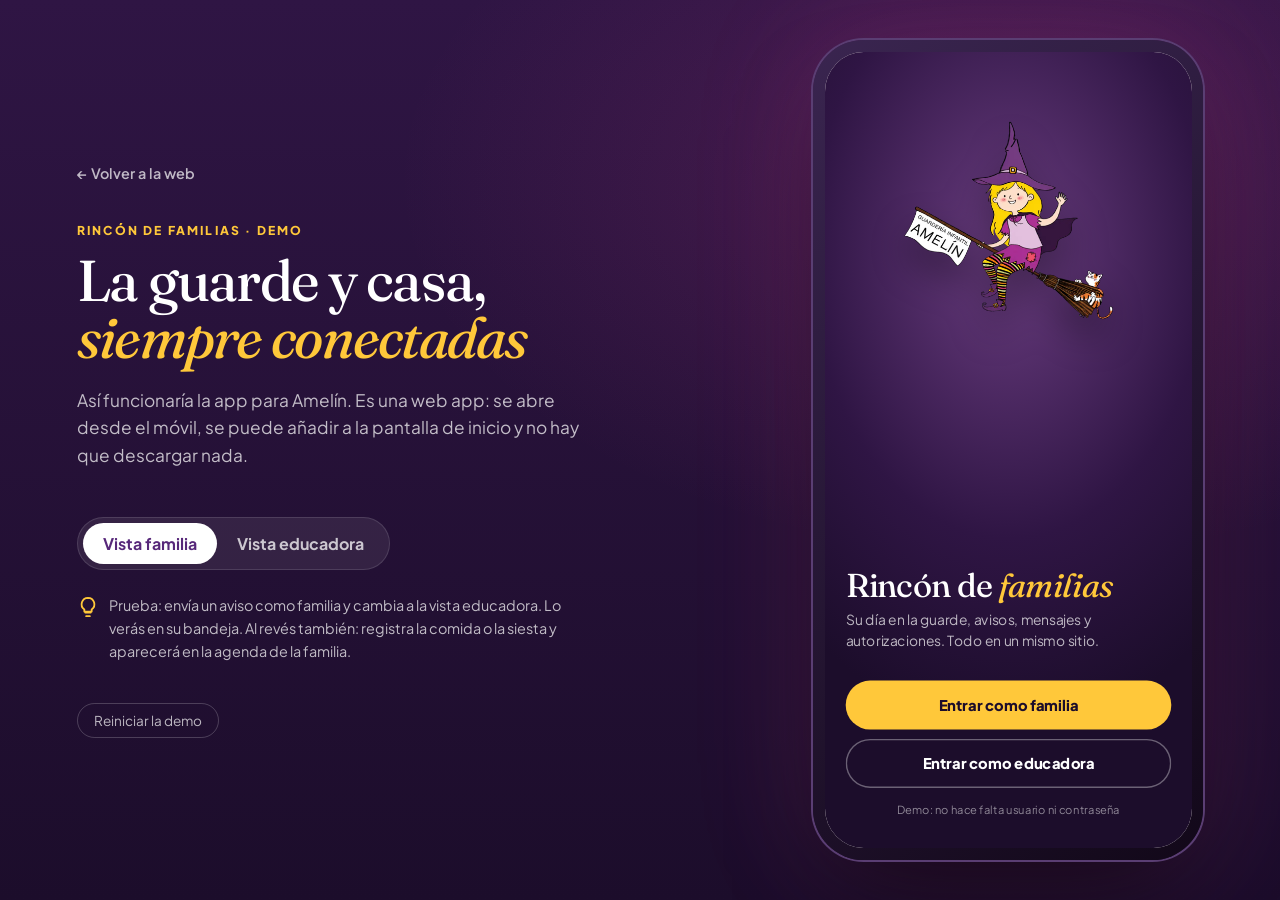
<file: familias.html>
<!doctype html>
<html lang="es">
<head>
  <meta charset="utf-8">
  <meta name="viewport" content="width=device-width, initial-scale=1, viewport-fit=cover">
  <title>Rincón de familias · Amelín</title>
  <meta name="description" content="Demo de la app de comunicación entre familias y educadoras de la Guardería Infantil Amelín.">
  <meta name="theme-color" content="#1c0d2b">
  <link rel="icon" href="assets/img/favicon.png">
  <link rel="preconnect" href="https://fonts.googleapis.com">
  <link rel="preconnect" href="https://fonts.gstatic.com" crossorigin>
  <link href="https://fonts.googleapis.com/css2?family=Fraunces:ital,opsz,wght,SOFT@0,9..144,400..600,100;1,9..144,400..600,100&family=Plus+Jakarta+Sans:wght@400;600;700;800&display=swap" rel="stylesheet">
  <link rel="stylesheet" href="css/app.css">
</head>
<body>
  <div class="stage">
    <div class="stage__info">
      <a class="stage__back" href="index.html#familias">← Volver a la web</a>
      <div class="stage__eyebrow">Rincón de familias · Demo</div>
      <h1>La guarde y casa, <em>siempre conectadas</em></h1>
      <p>Así funcionaría la app para Amelín. Es una web app: se abre desde el móvil, se puede añadir a la pantalla de inicio y no hay que descargar nada.</p>
      <div class="roles" role="group" aria-label="Ver como">
        <button type="button" data-role="familia" aria-pressed="true">Vista familia</button>
        <button type="button" data-role="educadora" aria-pressed="false">Vista educadora</button>
      </div>
      <p class="stage__tip"><svg class="i" viewBox="0 0 24 24" fill="none" stroke="currentColor" stroke-width="2" stroke-linecap="round" stroke-linejoin="round"><path d="M9 18h6M10 22h4M12 2a7 7 0 0 0-4 12.7V17h8v-2.3A7 7 0 0 0 12 2z"/></svg><span>Prueba: envía un aviso como familia y cambia a la vista educadora. Lo verás en su bandeja. Al revés también: registra la comida o la siesta y aparecerá en la agenda de la familia.</span></p>
      <button class="stage__reset" type="button" id="reset">Reiniciar la demo</button>
    </div>
    <div class="demo-bar" role="group" aria-label="Controles de la demo">
      <a class="demo-bar__exit" href="index.html#familias" aria-label="Salir de la demo y volver a la web">
        <svg viewBox="0 0 24 24" fill="none" stroke="currentColor" stroke-width="2.4" stroke-linecap="round" stroke-linejoin="round" aria-hidden="true"><path d="M15 18l-6-6 6-6"/></svg>Salir de la demo
      </a>
      <div class="demo-bar__roles">
        <button type="button" data-role="familia" aria-pressed="true">Familia</button>
        <button type="button" data-role="educadora" aria-pressed="false">Educadora</button>
      </div>
    </div>
    <div class="device">
      <div class="device__screen" id="screen"><div class="app" id="app" aria-live="polite"></div></div>
    </div>
  </div>
  <script src="js/app.js"></script>
</body>
</html>
</file>
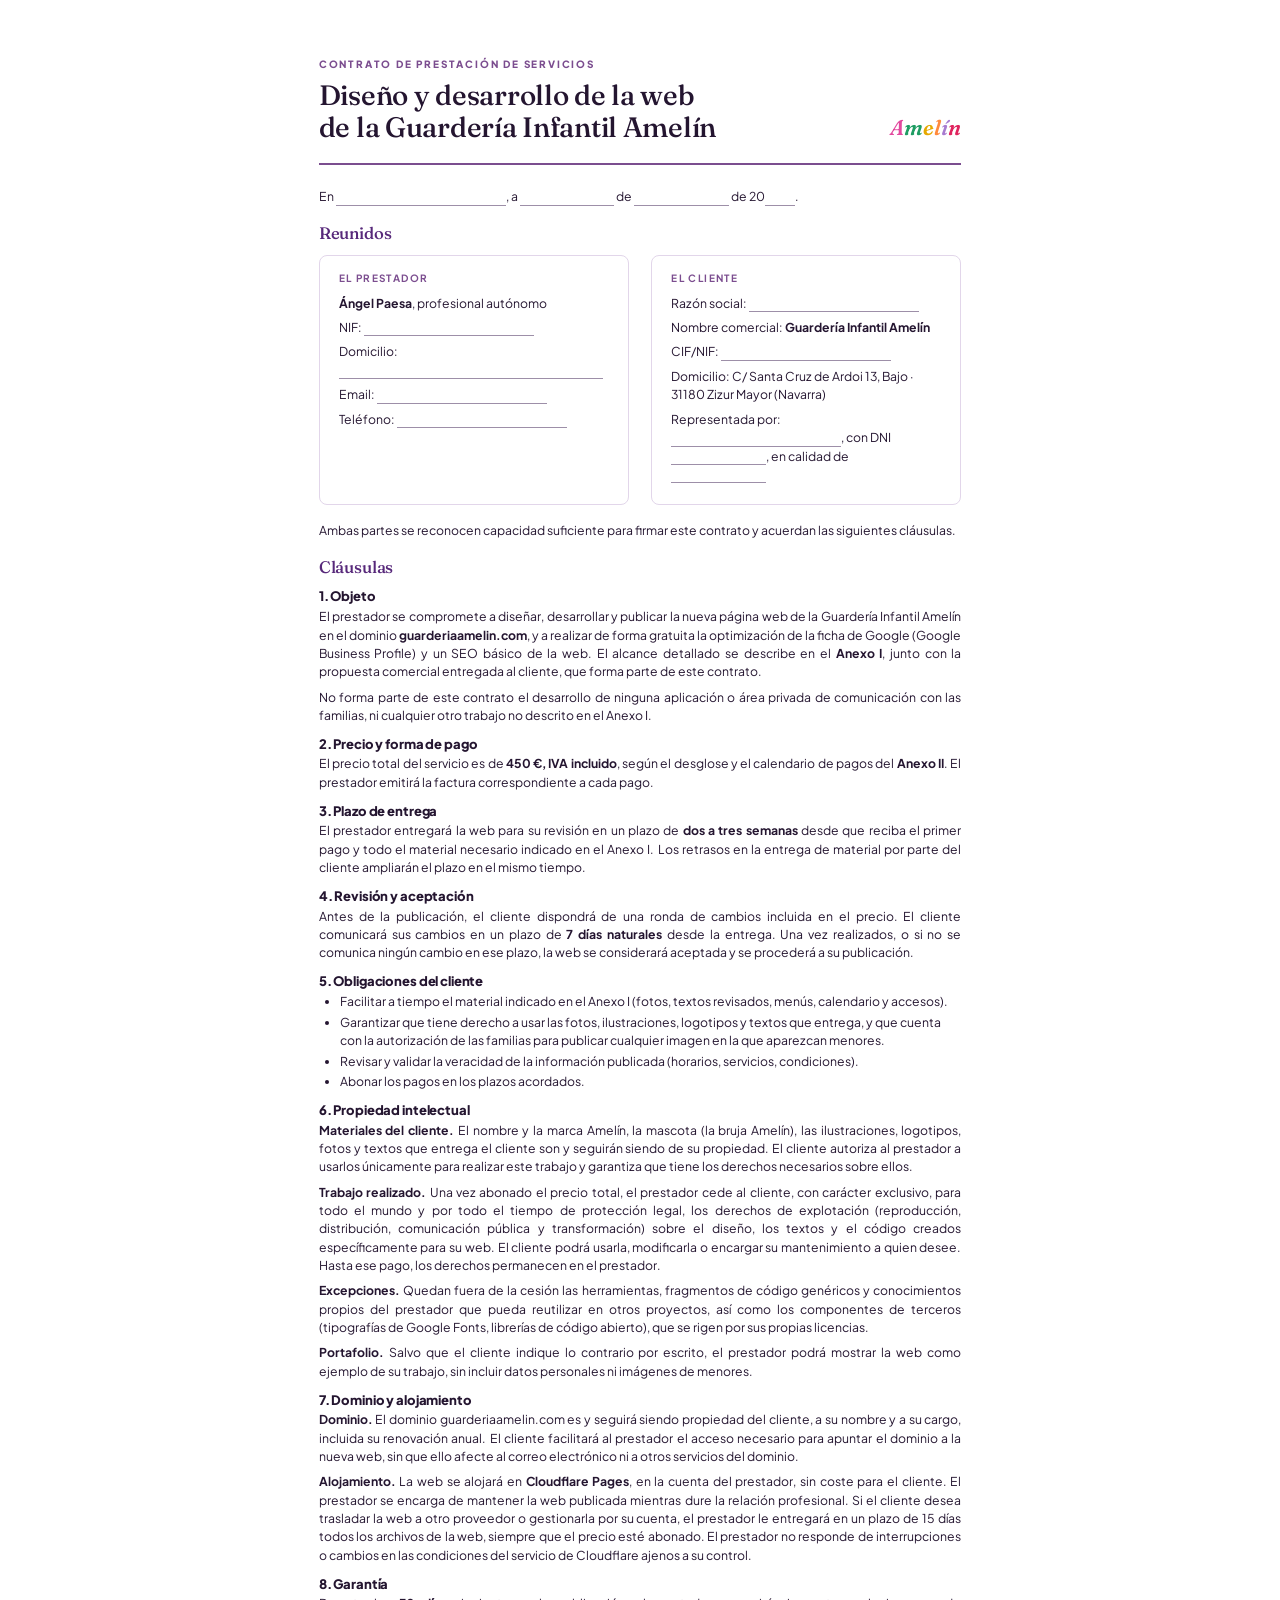
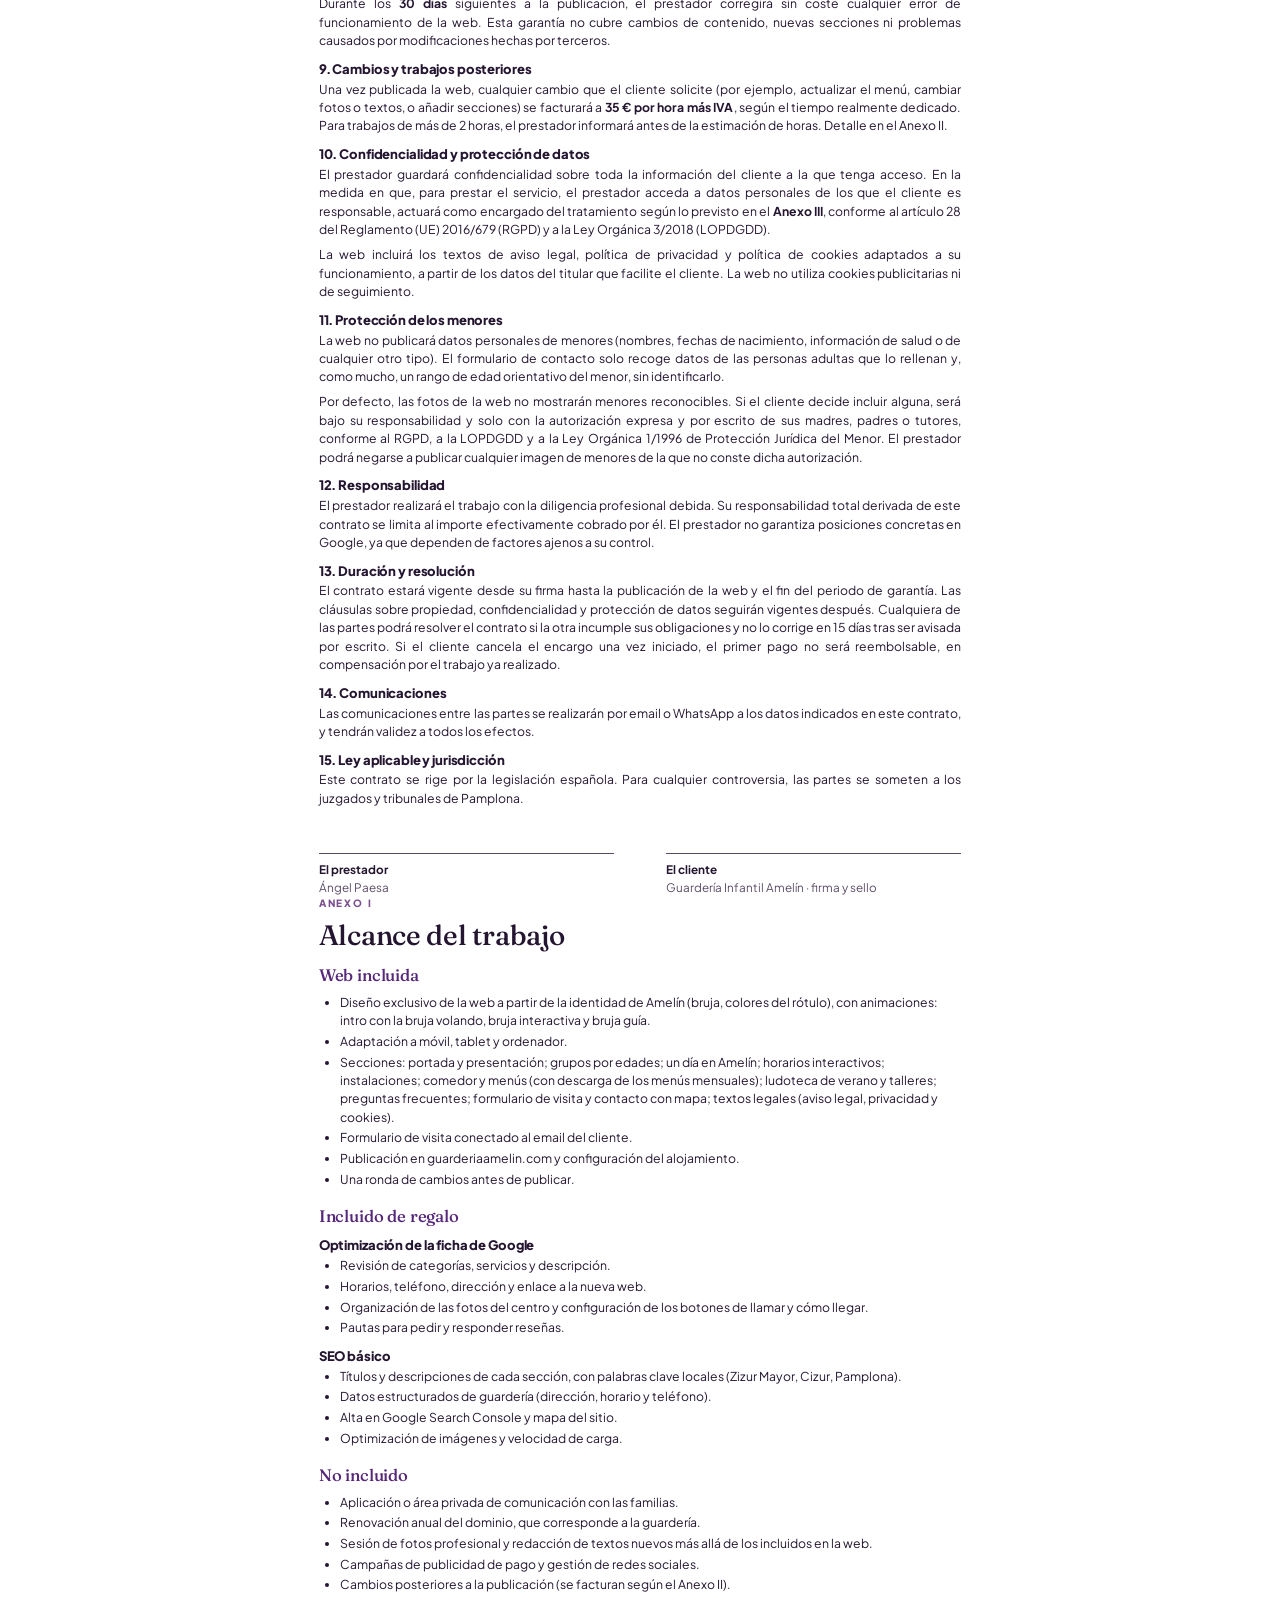
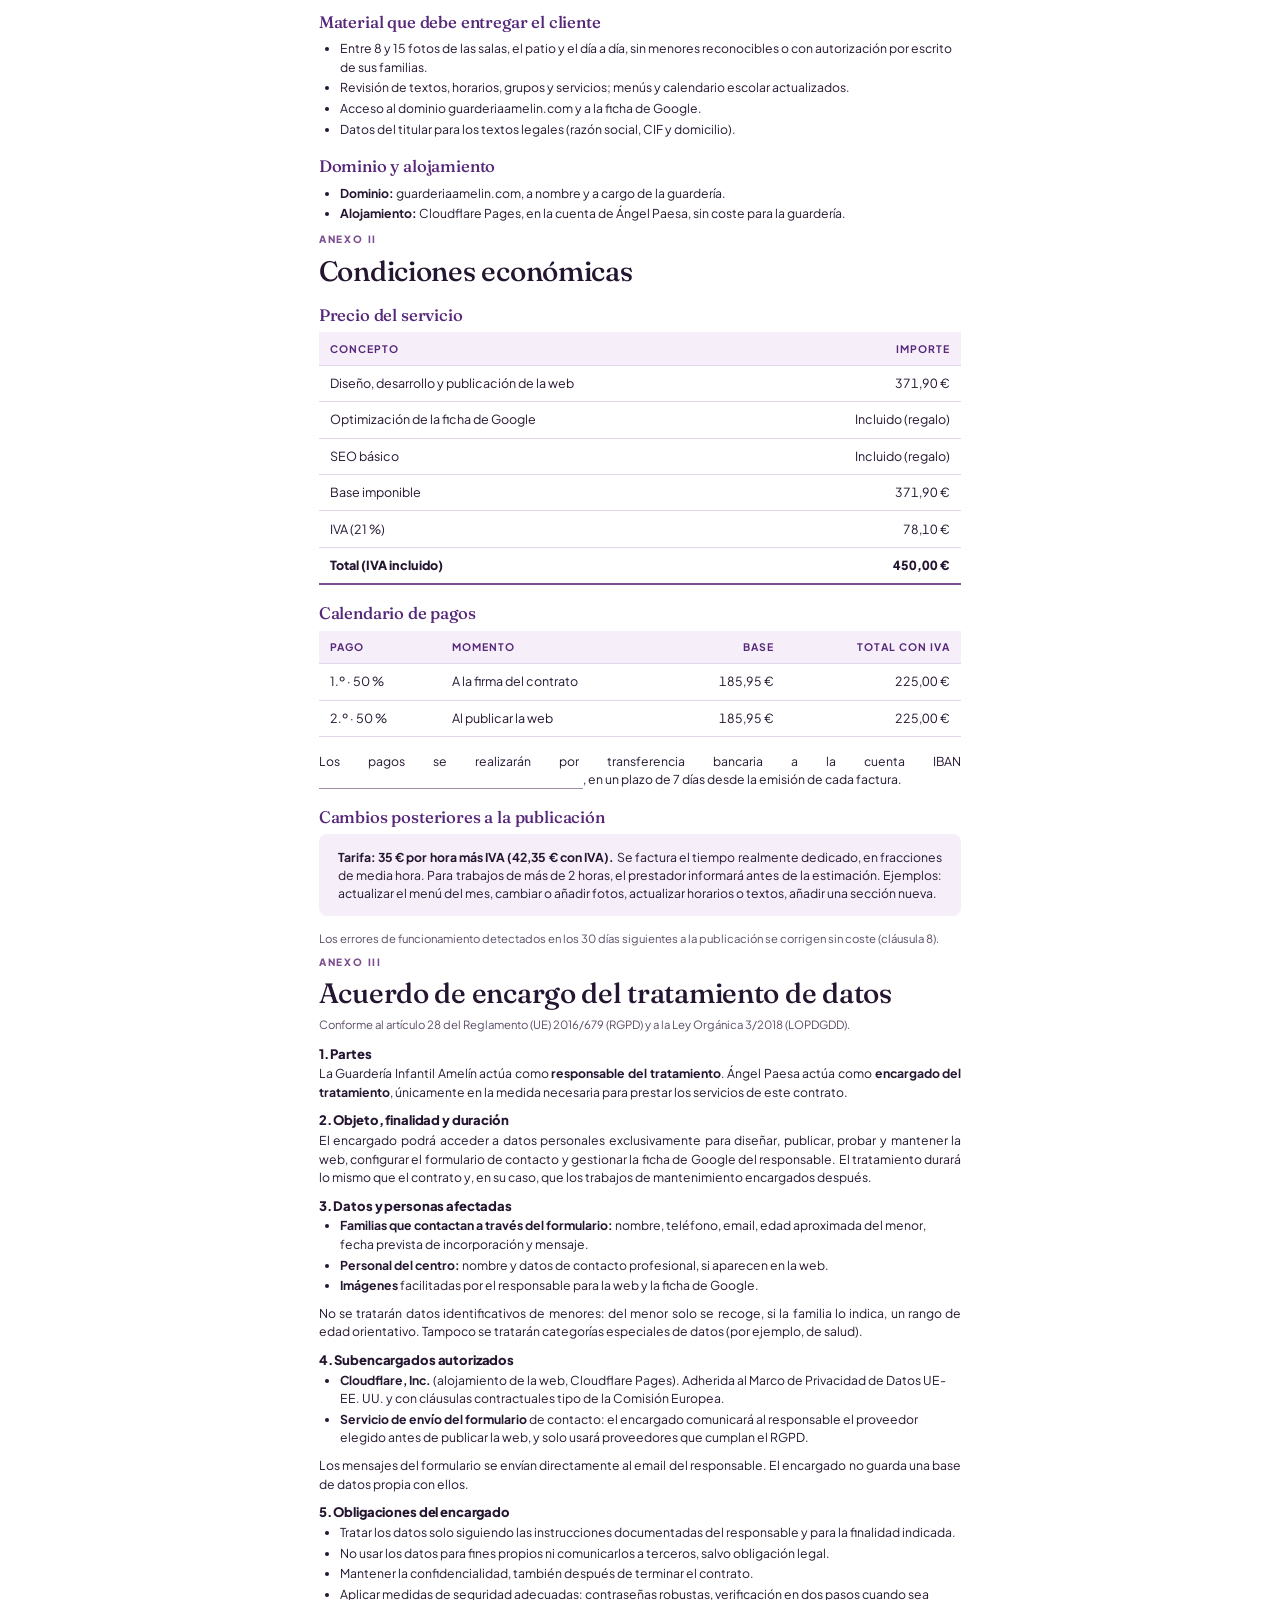
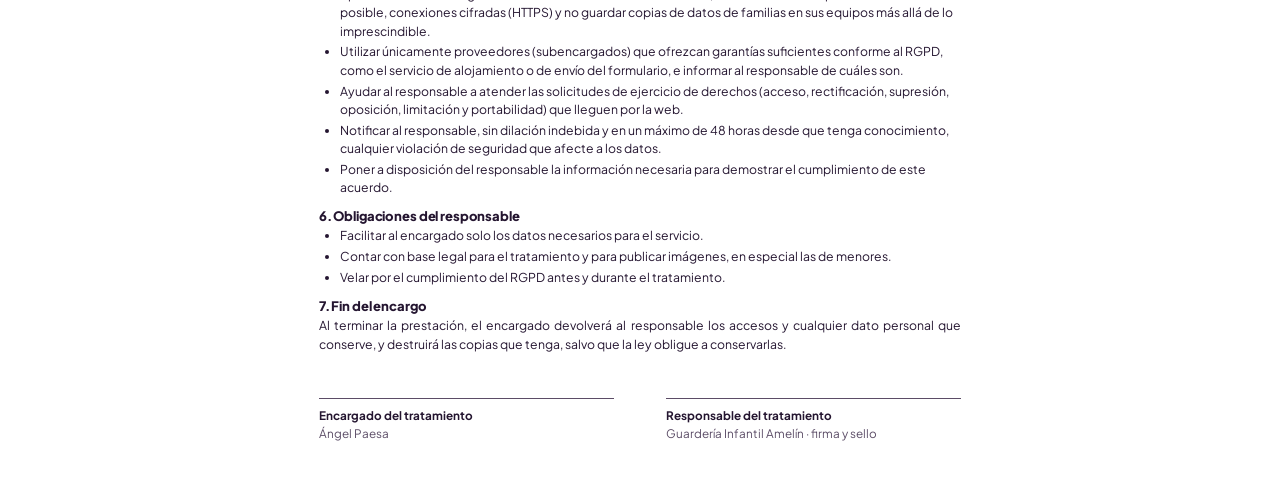
<file: propuesta/contrato.html>
<!doctype html>
<html lang="es">
<head>
<meta charset="utf-8">
<title>Contrato de prestación de servicios · Web Guardería Infantil Amelín</title>
<link rel="preconnect" href="https://fonts.googleapis.com">
<link rel="preconnect" href="https://fonts.gstatic.com" crossorigin>
<link href="https://fonts.googleapis.com/css2?family=Fraunces:ital,opsz,wght@0,9..144,400..600;1,9..144,400..600&family=Plus+Jakarta+Sans:wght@400;600;700;800&display=swap" rel="stylesheet">
<style>
  @page { size: A4; margin: 15mm 18mm 18mm; }
  :root { --ink: #241530; --ink-2: #5b4c66; --brand: #7b4d8f; --violet: #57287a; --line: #e2d6ea; --soft: #f6effa; }
  * { box-sizing: border-box; }
  html, body { margin: 0; background: #fff; }
  body { font-family: "Plus Jakarta Sans", system-ui, sans-serif; color: var(--ink); font-size: 9.2pt; line-height: 1.5; -webkit-print-color-adjust: exact; print-color-adjust: exact; }
  @media screen { body { max-width: 170mm; margin: 15mm auto; } }
  h1, h2, h3 { font-family: "Fraunces", Georgia, serif; font-weight: 500; letter-spacing: -.01em; margin: 0; line-height: 1.15; }
  h1 { font-size: 21pt; color: var(--ink); }
  h2 { font-size: 12.5pt; color: var(--violet); margin: 5mm 0 2mm; break-after: avoid; }
  h3 { font-size: 9.8pt; font-family: "Plus Jakarta Sans", sans-serif; font-weight: 800; margin: 3mm 0 1mm; break-after: avoid; }
  p { margin: 0 0 1.8mm; text-align: justify; }
  ul, ol { margin: 0 0 2.5mm; padding-left: 5.5mm; }
  li { margin-bottom: .6mm; }
  .kicker { font-size: 7.5pt; font-weight: 800; letter-spacing: .18em; text-transform: uppercase; color: var(--brand); margin-bottom: 2mm; }
  .head { border-bottom: 2px solid var(--brand); padding-bottom: 5mm; margin-bottom: 6mm; display: flex; justify-content: space-between; align-items: flex-end; gap: 10mm; }
  .head .word { font-family: "Fraunces", serif; font-style: italic; font-size: 16pt; font-weight: 600; }
  .head .word span:nth-child(1){color:#e2489e} .head .word span:nth-child(2){color:#1f9d63} .head .word span:nth-child(3){color:#e6a800} .head .word span:nth-child(4){color:#ff8a3d} .head .word span:nth-child(5){color:#a77bd0} .head .word span:nth-child(6){color:#e0245e}
  .fill { display: inline-block; min-width: 45mm; border-bottom: 1px solid #9d8fa8; height: 1.1em; vertical-align: bottom; }
  .fill.s { min-width: 25mm; } .fill.l { min-width: 70mm; }
  .parties { display: grid; grid-template-columns: 1fr 1fr; gap: 6mm; margin: 3mm 0 4mm; }
  .party { border: 1px solid var(--line); border-radius: 8px; padding: 4mm 5mm; }
  .party b.t { display: block; font-size: 7.5pt; letter-spacing: .14em; text-transform: uppercase; color: var(--brand); margin-bottom: 2mm; }
  .party p { text-align: left; margin-bottom: 1.6mm; }
  table { width: 100%; border-collapse: collapse; margin: 2mm 0 4mm; font-size: 9.4pt; }
  th, td { text-align: left; padding: 2.2mm 3mm; border-bottom: 1px solid var(--line); vertical-align: top; }
  th { background: var(--soft); font-size: 7.8pt; letter-spacing: .1em; text-transform: uppercase; color: var(--violet); }
  td.n { text-align: right; white-space: nowrap; font-variant-numeric: tabular-nums; }
  tr.total td { font-weight: 800; border-bottom: 2px solid var(--brand); }
  .box { background: var(--soft); border-radius: 8px; padding: 3.5mm 5mm; margin: 2mm 0 4mm; }
  .annex { break-before: page; }
  .sign { display: grid; grid-template-columns: 1fr 1fr; gap: 14mm; margin-top: 12mm; break-inside: avoid; }
  .sign div { border-top: 1px solid var(--ink-2); padding-top: 2mm; font-size: 8.8pt; color: var(--ink-2); }
  .sign b { color: var(--ink); display: block; }
  .small { font-size: 8.5pt; color: var(--ink-2); }
</style>
</head>
<body>

<div class="head">
  <div>
    <div class="kicker">Contrato de prestación de servicios</div>
    <h1>Diseño y desarrollo de la web<br>de la Guardería Infantil Amelín</h1>
  </div>
  <div class="word"><span>A</span><span>m</span><span>e</span><span>l</span><span>í</span><span>n</span></div>
</div>

<p>En <span class="fill"></span>, a <span class="fill s"></span> de <span class="fill s"></span> de 20<span class="fill s" style="min-width:8mm"></span>.</p>

<h2>Reunidos</h2>
<div class="parties">
  <div class="party">
    <b class="t">El prestador</b>
    <p><b>Ángel Paesa</b>, profesional autónomo</p>
    <p>NIF: <span class="fill"></span></p>
    <p>Domicilio: <span class="fill l"></span></p>
    <p>Email: <span class="fill"></span></p>
    <p>Teléfono: <span class="fill"></span></p>
  </div>
  <div class="party">
    <b class="t">El cliente</b>
    <p>Razón social: <span class="fill"></span></p>
    <p>Nombre comercial: <b>Guardería Infantil Amelín</b></p>
    <p>CIF/NIF: <span class="fill"></span></p>
    <p>Domicilio: C/ Santa Cruz de Ardoi 13, Bajo · 31180 Zizur Mayor (Navarra)</p>
    <p>Representada por: <span class="fill"></span>, con DNI <span class="fill s"></span>, en calidad de <span class="fill s"></span></p>
  </div>
</div>
<p>Ambas partes se reconocen capacidad suficiente para firmar este contrato y acuerdan las siguientes cláusulas.</p>

<h2>Cláusulas</h2>

<h3>1. Objeto</h3>
<p>El prestador se compromete a diseñar, desarrollar y publicar la nueva página web de la Guardería Infantil Amelín en el dominio <b>guarderiaamelin.com</b>, y a realizar de forma gratuita la optimización de la ficha de Google (Google Business Profile) y un SEO básico de la web. El alcance detallado se describe en el <b>Anexo I</b>, junto con la propuesta comercial entregada al cliente, que forma parte de este contrato.</p>
<p>No forma parte de este contrato el desarrollo de ninguna aplicación o área privada de comunicación con las familias, ni cualquier otro trabajo no descrito en el Anexo I.</p>

<h3>2. Precio y forma de pago</h3>
<p>El precio total del servicio es de <b>450 €, IVA incluido</b>, según el desglose y el calendario de pagos del <b>Anexo II</b>. El prestador emitirá la factura correspondiente a cada pago.</p>

<h3>3. Plazo de entrega</h3>
<p>El prestador entregará la web para su revisión en un plazo de <b>dos a tres semanas</b> desde que reciba el primer pago y todo el material necesario indicado en el Anexo I. Los retrasos en la entrega de material por parte del cliente ampliarán el plazo en el mismo tiempo.</p>

<h3>4. Revisión y aceptación</h3>
<p>Antes de la publicación, el cliente dispondrá de una ronda de cambios incluida en el precio. El cliente comunicará sus cambios en un plazo de <b>7 días naturales</b> desde la entrega. Una vez realizados, o si no se comunica ningún cambio en ese plazo, la web se considerará aceptada y se procederá a su publicación.</p>

<h3>5. Obligaciones del cliente</h3>
<ul>
  <li>Facilitar a tiempo el material indicado en el Anexo I (fotos, textos revisados, menús, calendario y accesos).</li>
  <li>Garantizar que tiene derecho a usar las fotos, ilustraciones, logotipos y textos que entrega, y que cuenta con la autorización de las familias para publicar cualquier imagen en la que aparezcan menores.</li>
  <li>Revisar y validar la veracidad de la información publicada (horarios, servicios, condiciones).</li>
  <li>Abonar los pagos en los plazos acordados.</li>
</ul>

<h3>6. Propiedad intelectual</h3>
<p><b>Materiales del cliente.</b> El nombre y la marca Amelín, la mascota (la bruja Amelín), las ilustraciones, logotipos, fotos y textos que entrega el cliente son y seguirán siendo de su propiedad. El cliente autoriza al prestador a usarlos únicamente para realizar este trabajo y garantiza que tiene los derechos necesarios sobre ellos.</p>
<p><b>Trabajo realizado.</b> Una vez abonado el precio total, el prestador cede al cliente, con carácter exclusivo, para todo el mundo y por todo el tiempo de protección legal, los derechos de explotación (reproducción, distribución, comunicación pública y transformación) sobre el diseño, los textos y el código creados específicamente para su web. El cliente podrá usarla, modificarla o encargar su mantenimiento a quien desee. Hasta ese pago, los derechos permanecen en el prestador.</p>
<p><b>Excepciones.</b> Quedan fuera de la cesión las herramientas, fragmentos de código genéricos y conocimientos propios del prestador que pueda reutilizar en otros proyectos, así como los componentes de terceros (tipografías de Google Fonts, librerías de código abierto), que se rigen por sus propias licencias.</p>
<p><b>Portafolio.</b> Salvo que el cliente indique lo contrario por escrito, el prestador podrá mostrar la web como ejemplo de su trabajo, sin incluir datos personales ni imágenes de menores.</p>

<h3>7. Dominio y alojamiento</h3>
<p><b>Dominio.</b> El dominio guarderiaamelin.com es y seguirá siendo propiedad del cliente, a su nombre y a su cargo, incluida su renovación anual. El cliente facilitará al prestador el acceso necesario para apuntar el dominio a la nueva web, sin que ello afecte al correo electrónico ni a otros servicios del dominio.</p>
<p><b>Alojamiento.</b> La web se alojará en <b>Cloudflare Pages</b>, en la cuenta del prestador, sin coste para el cliente. El prestador se encarga de mantener la web publicada mientras dure la relación profesional. Si el cliente desea trasladar la web a otro proveedor o gestionarla por su cuenta, el prestador le entregará en un plazo de 15 días todos los archivos de la web, siempre que el precio esté abonado. El prestador no responde de interrupciones o cambios en las condiciones del servicio de Cloudflare ajenos a su control.</p>

<h3>8. Garantía</h3>
<p>Durante los <b>30 días</b> siguientes a la publicación, el prestador corregirá sin coste cualquier error de funcionamiento de la web. Esta garantía no cubre cambios de contenido, nuevas secciones ni problemas causados por modificaciones hechas por terceros.</p>

<h3>9. Cambios y trabajos posteriores</h3>
<p>Una vez publicada la web, cualquier cambio que el cliente solicite (por ejemplo, actualizar el menú, cambiar fotos o textos, o añadir secciones) se facturará a <b>35 € por hora más IVA</b>, según el tiempo realmente dedicado. Para trabajos de más de 2 horas, el prestador informará antes de la estimación de horas. Detalle en el Anexo II.</p>

<h3>10. Confidencialidad y protección de datos</h3>
<p>El prestador guardará confidencialidad sobre toda la información del cliente a la que tenga acceso. En la medida en que, para prestar el servicio, el prestador acceda a datos personales de los que el cliente es responsable, actuará como encargado del tratamiento según lo previsto en el <b>Anexo III</b>, conforme al artículo 28 del Reglamento (UE) 2016/679 (RGPD) y a la Ley Orgánica 3/2018 (LOPDGDD).</p>
<p>La web incluirá los textos de aviso legal, política de privacidad y política de cookies adaptados a su funcionamiento, a partir de los datos del titular que facilite el cliente. La web no utiliza cookies publicitarias ni de seguimiento.</p>

<h3>11. Protección de los menores</h3>
<p>La web no publicará datos personales de menores (nombres, fechas de nacimiento, información de salud o de cualquier otro tipo). El formulario de contacto solo recoge datos de las personas adultas que lo rellenan y, como mucho, un rango de edad orientativo del menor, sin identificarlo.</p>
<p>Por defecto, las fotos de la web no mostrarán menores reconocibles. Si el cliente decide incluir alguna, será bajo su responsabilidad y solo con la autorización expresa y por escrito de sus madres, padres o tutores, conforme al RGPD, a la LOPDGDD y a la Ley Orgánica 1/1996 de Protección Jurídica del Menor. El prestador podrá negarse a publicar cualquier imagen de menores de la que no conste dicha autorización.</p>

<h3>12. Responsabilidad</h3>
<p>El prestador realizará el trabajo con la diligencia profesional debida. Su responsabilidad total derivada de este contrato se limita al importe efectivamente cobrado por él. El prestador no garantiza posiciones concretas en Google, ya que dependen de factores ajenos a su control.</p>

<h3>13. Duración y resolución</h3>
<p>El contrato estará vigente desde su firma hasta la publicación de la web y el fin del periodo de garantía. Las cláusulas sobre propiedad, confidencialidad y protección de datos seguirán vigentes después. Cualquiera de las partes podrá resolver el contrato si la otra incumple sus obligaciones y no lo corrige en 15 días tras ser avisada por escrito. Si el cliente cancela el encargo una vez iniciado, el primer pago no será reembolsable, en compensación por el trabajo ya realizado.</p>

<h3>14. Comunicaciones</h3>
<p>Las comunicaciones entre las partes se realizarán por email o WhatsApp a los datos indicados en este contrato, y tendrán validez a todos los efectos.</p>

<h3>15. Ley aplicable y jurisdicción</h3>
<p>Este contrato se rige por la legislación española. Para cualquier controversia, las partes se someten a los juzgados y tribunales de Pamplona.</p>

<div class="sign">
  <div><b>El prestador</b>Ángel Paesa</div>
  <div><b>El cliente</b>Guardería Infantil Amelín · firma y sello</div>
</div>

<!-- =================== ANEXO I =================== -->
<section class="annex">
  <div class="kicker">Anexo I</div>
  <h1>Alcance del trabajo</h1>

  <h2 style="margin-top:4mm">Web incluida</h2>
  <ul>
    <li>Diseño exclusivo de la web a partir de la identidad de Amelín (bruja, colores del rótulo), con animaciones: intro con la bruja volando, bruja interactiva y bruja guía.</li>
    <li>Adaptación a móvil, tablet y ordenador.</li>
    <li>Secciones: portada y presentación; grupos por edades; un día en Amelín; horarios interactivos; instalaciones; comedor y menús (con descarga de los menús mensuales); ludoteca de verano y talleres; preguntas frecuentes; formulario de visita y contacto con mapa; textos legales (aviso legal, privacidad y cookies).</li>
    <li>Formulario de visita conectado al email del cliente.</li>
    <li>Publicación en guarderiaamelin.com y configuración del alojamiento.</li>
    <li>Una ronda de cambios antes de publicar.</li>
  </ul>

  <h2>Incluido de regalo</h2>
  <h3>Optimización de la ficha de Google</h3>
  <ul>
    <li>Revisión de categorías, servicios y descripción.</li>
    <li>Horarios, teléfono, dirección y enlace a la nueva web.</li>
    <li>Organización de las fotos del centro y configuración de los botones de llamar y cómo llegar.</li>
    <li>Pautas para pedir y responder reseñas.</li>
  </ul>
  <h3>SEO básico</h3>
  <ul>
    <li>Títulos y descripciones de cada sección, con palabras clave locales (Zizur Mayor, Cizur, Pamplona).</li>
    <li>Datos estructurados de guardería (dirección, horario y teléfono).</li>
    <li>Alta en Google Search Console y mapa del sitio.</li>
    <li>Optimización de imágenes y velocidad de carga.</li>
  </ul>

  <h2>No incluido</h2>
  <ul>
    <li>Aplicación o área privada de comunicación con las familias.</li>
    <li>Renovación anual del dominio, que corresponde a la guardería.</li>
    <li>Sesión de fotos profesional y redacción de textos nuevos más allá de los incluidos en la web.</li>
    <li>Campañas de publicidad de pago y gestión de redes sociales.</li>
    <li>Cambios posteriores a la publicación (se facturan según el Anexo II).</li>
  </ul>

  <h2>Material que debe entregar el cliente</h2>
  <ul>
    <li>Entre 8 y 15 fotos de las salas, el patio y el día a día, sin menores reconocibles o con autorización por escrito de sus familias.</li>
    <li>Revisión de textos, horarios, grupos y servicios; menús y calendario escolar actualizados.</li>
    <li>Acceso al dominio guarderiaamelin.com y a la ficha de Google.</li>
    <li>Datos del titular para los textos legales (razón social, CIF y domicilio).</li>
  </ul>
  <h2>Dominio y alojamiento</h2>
  <ul>
    <li><b>Dominio:</b> guarderiaamelin.com, a nombre y a cargo de la guardería.</li>
    <li><b>Alojamiento:</b> Cloudflare Pages, en la cuenta de Ángel Paesa, sin coste para la guardería.</li>
  </ul>
</section>

<!-- =================== ANEXO II =================== -->
<section class="annex">
  <div class="kicker">Anexo II</div>
  <h1>Condiciones económicas</h1>

  <h2>Precio del servicio</h2>
  <table>
    <tr><th>Concepto</th><th style="text-align:right">Importe</th></tr>
    <tr><td>Diseño, desarrollo y publicación de la web</td><td class="n">371,90 €</td></tr>
    <tr><td>Optimización de la ficha de Google</td><td class="n">Incluido (regalo)</td></tr>
    <tr><td>SEO básico</td><td class="n">Incluido (regalo)</td></tr>
    <tr><td>Base imponible</td><td class="n">371,90 €</td></tr>
    <tr><td>IVA (21 %)</td><td class="n">78,10 €</td></tr>
    <tr class="total"><td>Total (IVA incluido)</td><td class="n">450,00 €</td></tr>
  </table>

  <h2>Calendario de pagos</h2>
  <table>
    <tr><th>Pago</th><th>Momento</th><th style="text-align:right">Base</th><th style="text-align:right">Total con IVA</th></tr>
    <tr><td>1.º · 50 %</td><td>A la firma del contrato</td><td class="n">185,95 €</td><td class="n">225,00 €</td></tr>
    <tr><td>2.º · 50 %</td><td>Al publicar la web</td><td class="n">185,95 €</td><td class="n">225,00 €</td></tr>
  </table>
  <p>Los pagos se realizarán por transferencia bancaria a la cuenta IBAN <span class="fill l"></span>, en un plazo de 7 días desde la emisión de cada factura.</p>

  <h2>Cambios posteriores a la publicación</h2>
  <div class="box">
    <p style="margin:0"><b>Tarifa: 35 € por hora más IVA (42,35 € con IVA).</b> Se factura el tiempo realmente dedicado, en fracciones de media hora. Para trabajos de más de 2 horas, el prestador informará antes de la estimación. Ejemplos: actualizar el menú del mes, cambiar o añadir fotos, actualizar horarios o textos, añadir una sección nueva.</p>
  </div>
  <p class="small">Los errores de funcionamiento detectados en los 30 días siguientes a la publicación se corrigen sin coste (cláusula 8).</p>
</section>

<!-- =================== ANEXO III =================== -->
<section class="annex">
  <div class="kicker">Anexo III</div>
  <h1>Acuerdo de encargo del tratamiento de datos</h1>
  <p class="small" style="margin-top:2mm">Conforme al artículo 28 del Reglamento (UE) 2016/679 (RGPD) y a la Ley Orgánica 3/2018 (LOPDGDD).</p>

  <h3>1. Partes</h3>
  <p>La Guardería Infantil Amelín actúa como <b>responsable del tratamiento</b>. Ángel Paesa actúa como <b>encargado del tratamiento</b>, únicamente en la medida necesaria para prestar los servicios de este contrato.</p>

  <h3>2. Objeto, finalidad y duración</h3>
  <p>El encargado podrá acceder a datos personales exclusivamente para diseñar, publicar, probar y mantener la web, configurar el formulario de contacto y gestionar la ficha de Google del responsable. El tratamiento durará lo mismo que el contrato y, en su caso, que los trabajos de mantenimiento encargados después.</p>

  <h3>3. Datos y personas afectadas</h3>
  <ul>
    <li><b>Familias que contactan a través del formulario:</b> nombre, teléfono, email, edad aproximada del menor, fecha prevista de incorporación y mensaje.</li>
    <li><b>Personal del centro:</b> nombre y datos de contacto profesional, si aparecen en la web.</li>
    <li><b>Imágenes</b> facilitadas por el responsable para la web y la ficha de Google.</li>
  </ul>
  <p>No se tratarán datos identificativos de menores: del menor solo se recoge, si la familia lo indica, un rango de edad orientativo. Tampoco se tratarán categorías especiales de datos (por ejemplo, de salud).</p>

  <h3>4. Subencargados autorizados</h3>
  <ul>
    <li><b>Cloudflare, Inc.</b> (alojamiento de la web, Cloudflare Pages). Adherida al Marco de Privacidad de Datos UE-EE. UU. y con cláusulas contractuales tipo de la Comisión Europea.</li>
    <li><b>Servicio de envío del formulario</b> de contacto: el encargado comunicará al responsable el proveedor elegido antes de publicar la web, y solo usará proveedores que cumplan el RGPD.</li>
  </ul>
  <p>Los mensajes del formulario se envían directamente al email del responsable. El encargado no guarda una base de datos propia con ellos.</p>

  <h3>5. Obligaciones del encargado</h3>
  <ul>
    <li>Tratar los datos solo siguiendo las instrucciones documentadas del responsable y para la finalidad indicada.</li>
    <li>No usar los datos para fines propios ni comunicarlos a terceros, salvo obligación legal.</li>
    <li>Mantener la confidencialidad, también después de terminar el contrato.</li>
    <li>Aplicar medidas de seguridad adecuadas: contraseñas robustas, verificación en dos pasos cuando sea posible, conexiones cifradas (HTTPS) y no guardar copias de datos de familias en sus equipos más allá de lo imprescindible.</li>
    <li>Utilizar únicamente proveedores (subencargados) que ofrezcan garantías suficientes conforme al RGPD, como el servicio de alojamiento o de envío del formulario, e informar al responsable de cuáles son.</li>
    <li>Ayudar al responsable a atender las solicitudes de ejercicio de derechos (acceso, rectificación, supresión, oposición, limitación y portabilidad) que lleguen por la web.</li>
    <li>Notificar al responsable, sin dilación indebida y en un máximo de 48 horas desde que tenga conocimiento, cualquier violación de seguridad que afecte a los datos.</li>
    <li>Poner a disposición del responsable la información necesaria para demostrar el cumplimiento de este acuerdo.</li>
  </ul>

  <h3>6. Obligaciones del responsable</h3>
  <ul>
    <li>Facilitar al encargado solo los datos necesarios para el servicio.</li>
    <li>Contar con base legal para el tratamiento y para publicar imágenes, en especial las de menores.</li>
    <li>Velar por el cumplimiento del RGPD antes y durante el tratamiento.</li>
  </ul>

  <h3>7. Fin del encargo</h3>
  <p>Al terminar la prestación, el encargado devolverá al responsable los accesos y cualquier dato personal que conserve, y destruirá las copias que tenga, salvo que la ley obligue a conservarlas.</p>

  <div class="sign">
    <div><b>Encargado del tratamiento</b>Ángel Paesa</div>
    <div><b>Responsable del tratamiento</b>Guardería Infantil Amelín · firma y sello</div>
  </div>
</section>

</body>
</html>
</file>
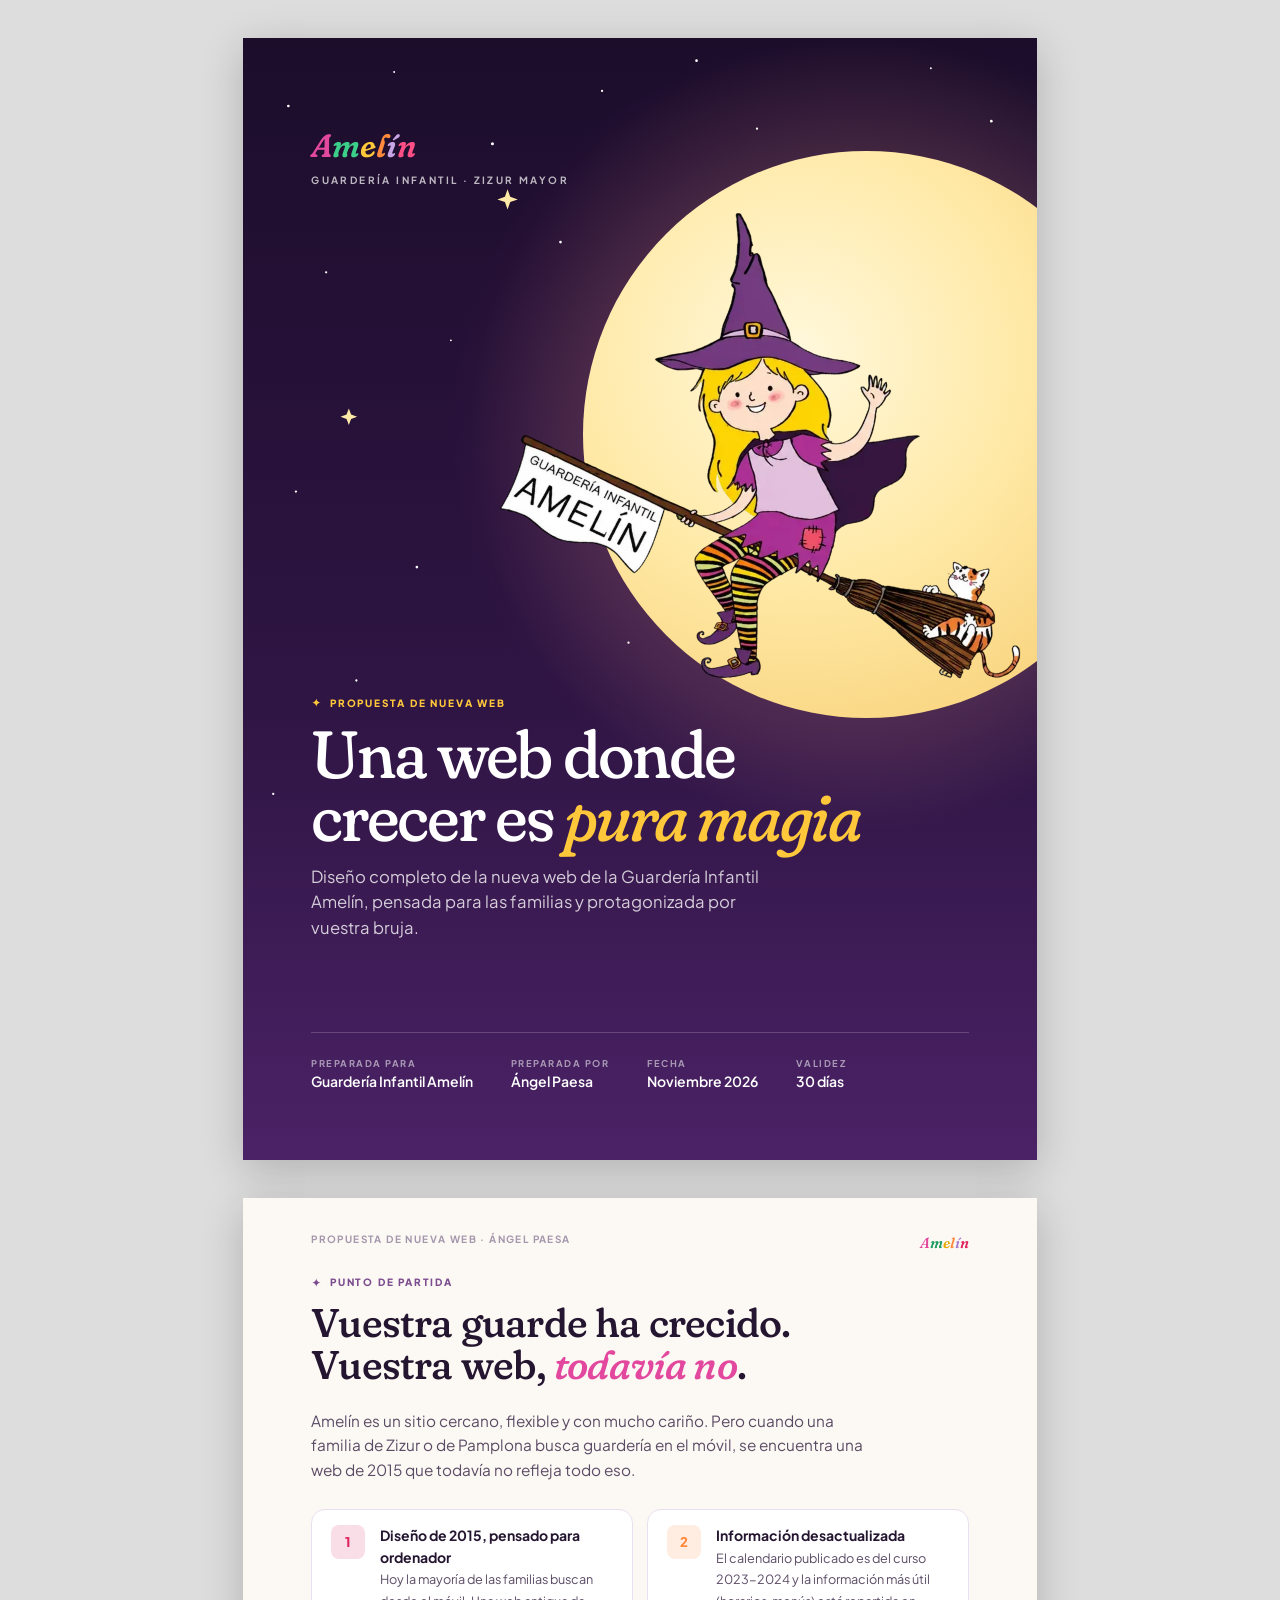
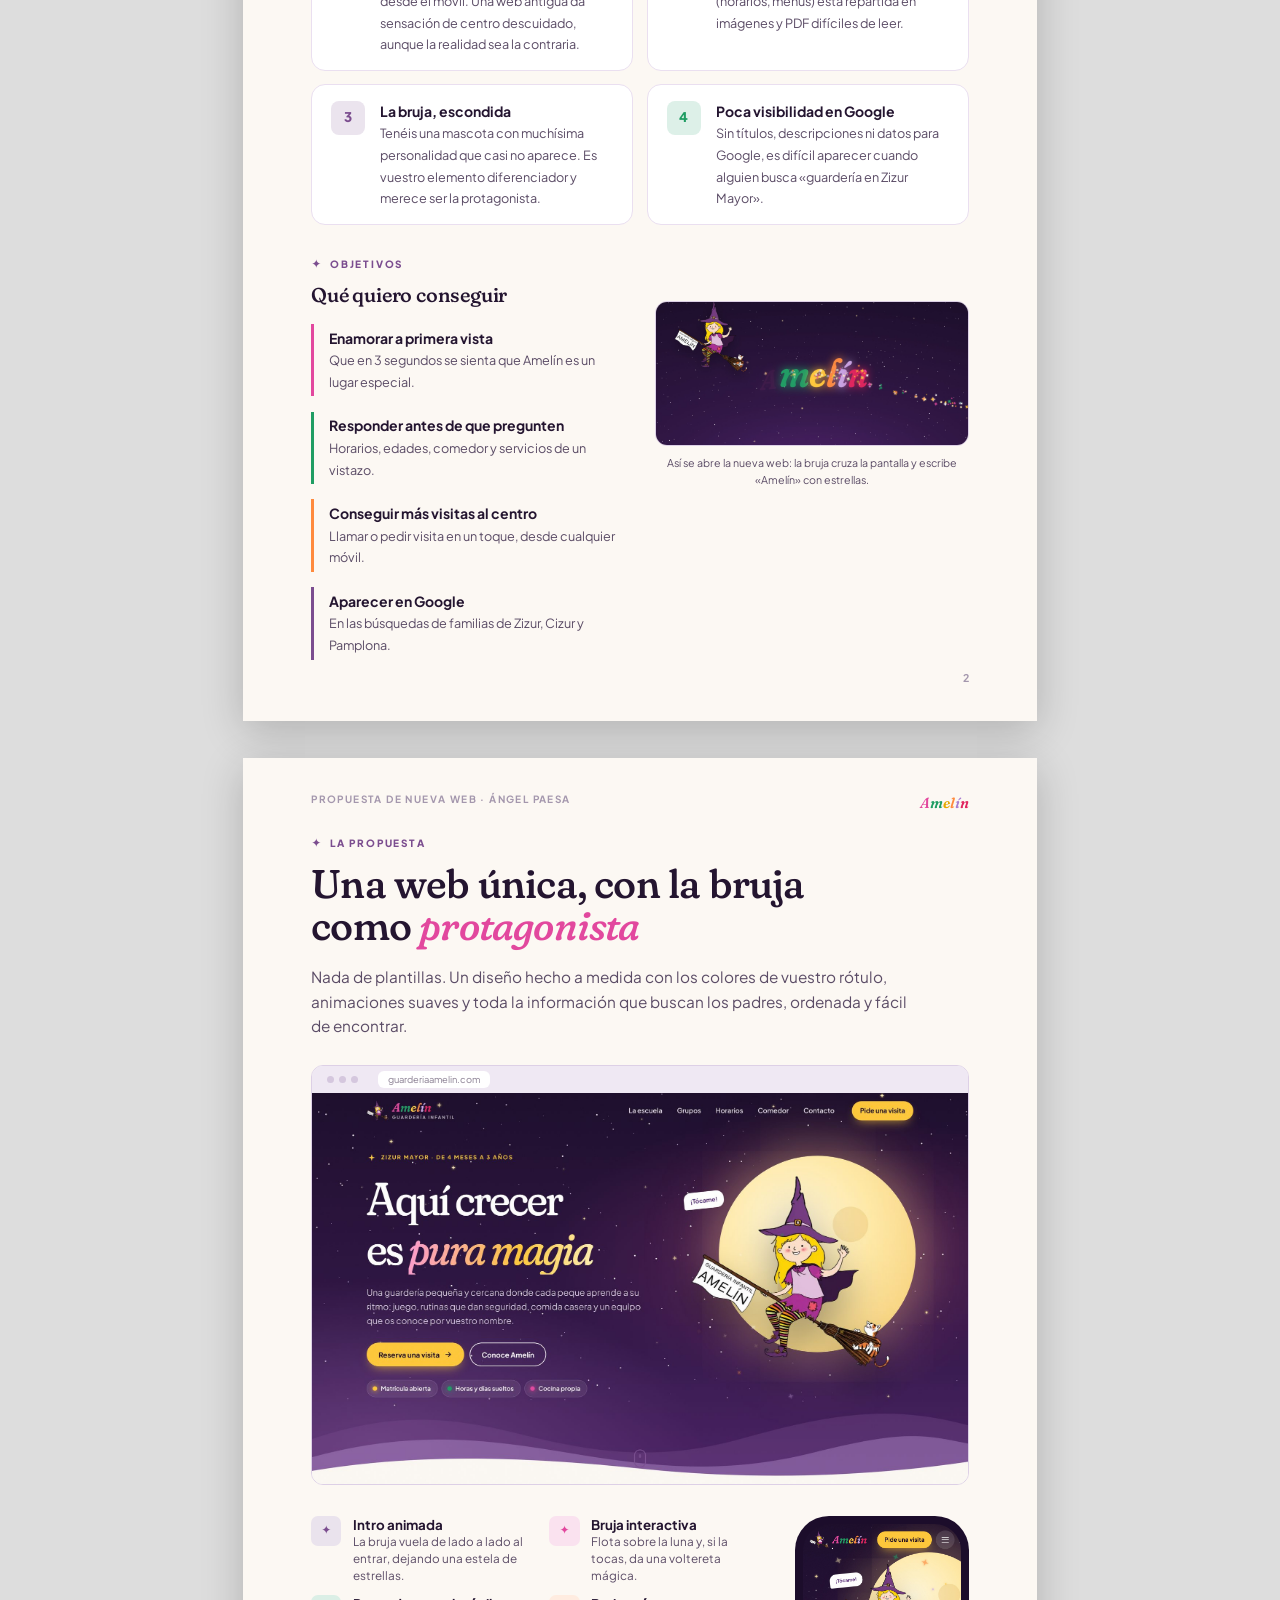
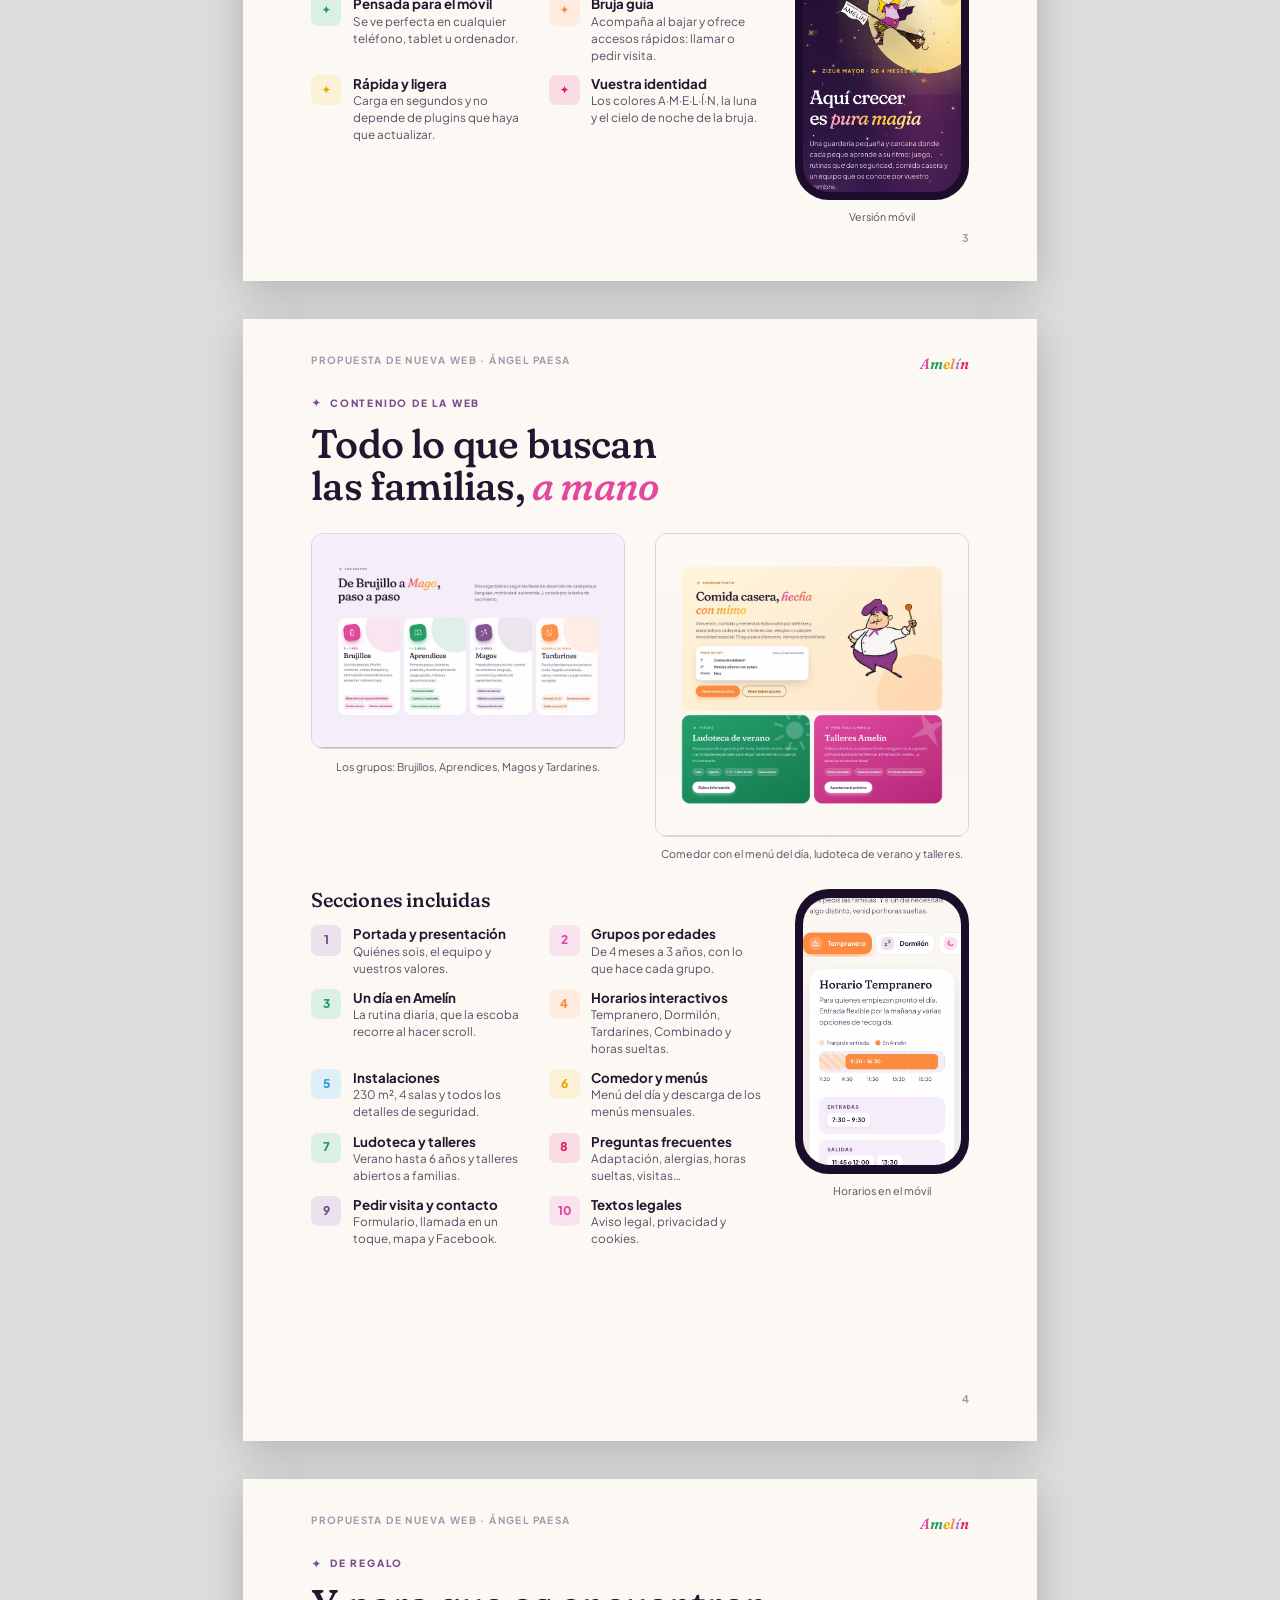
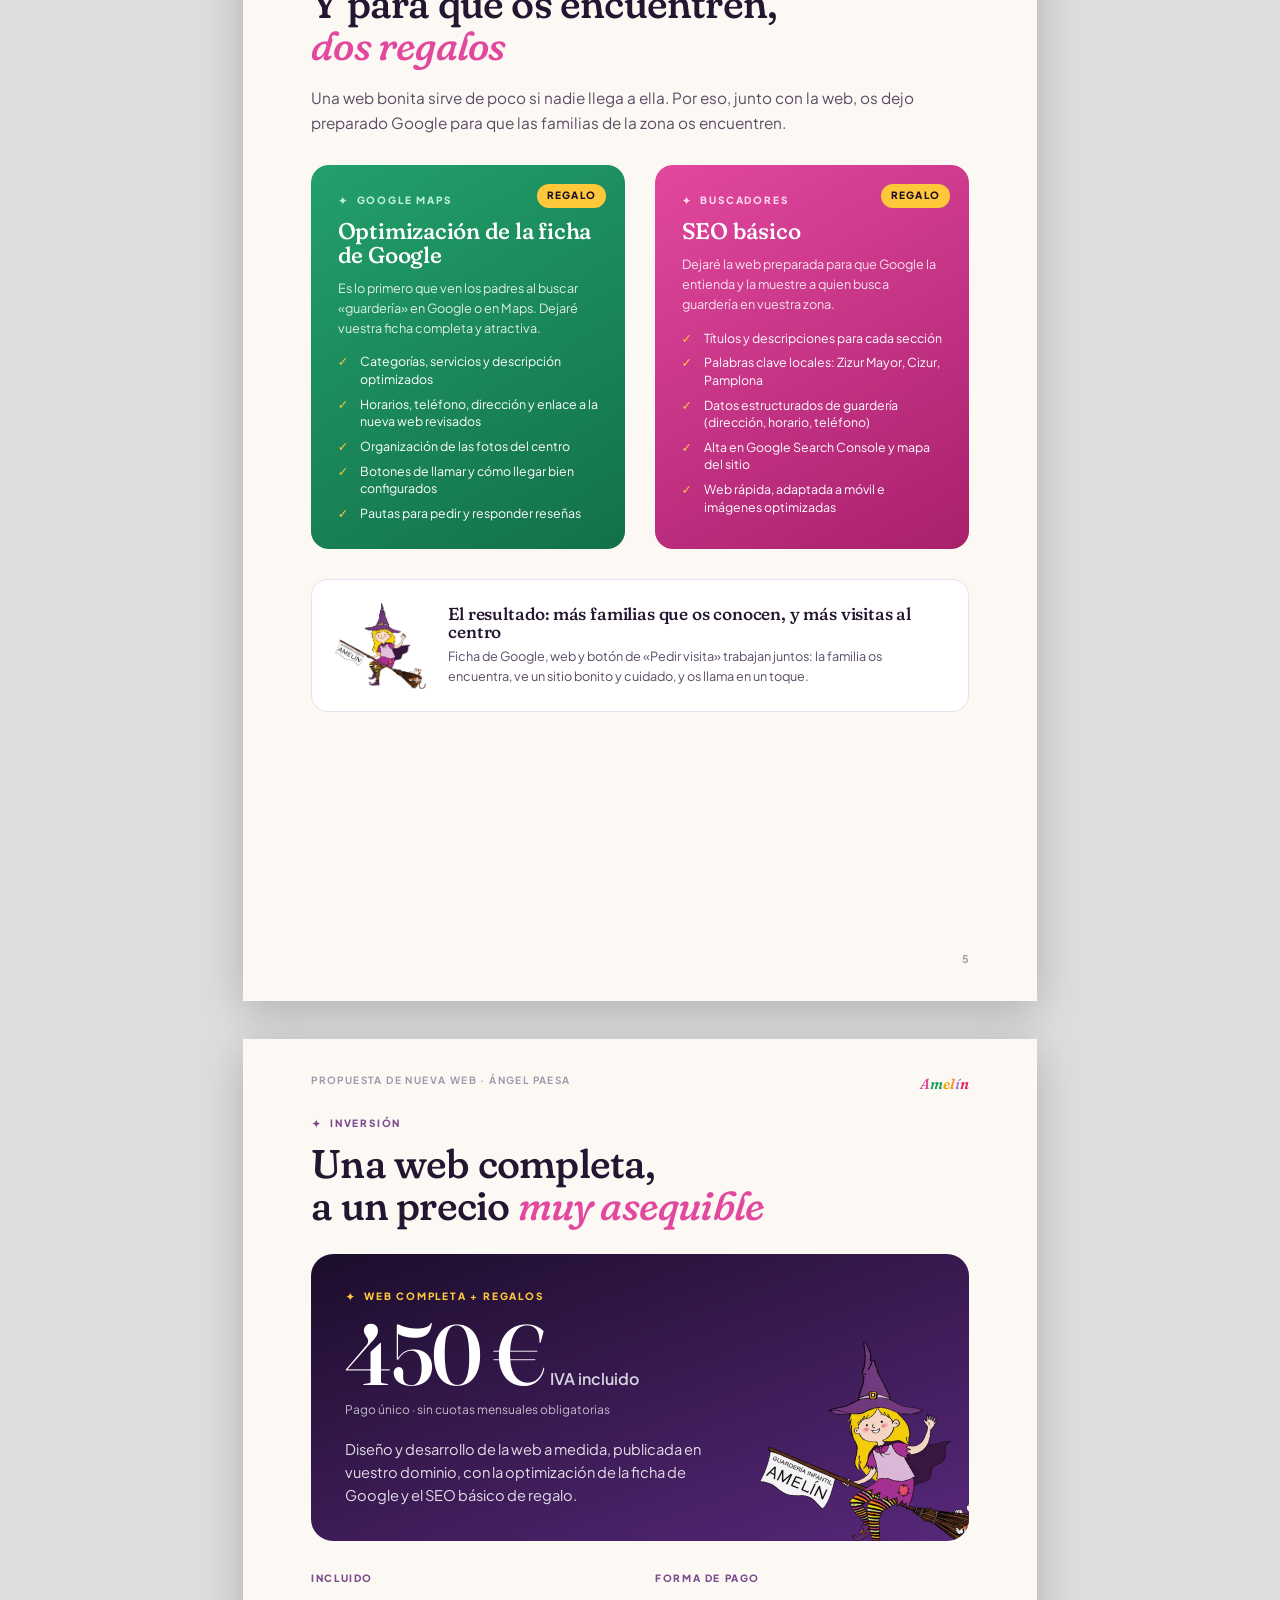
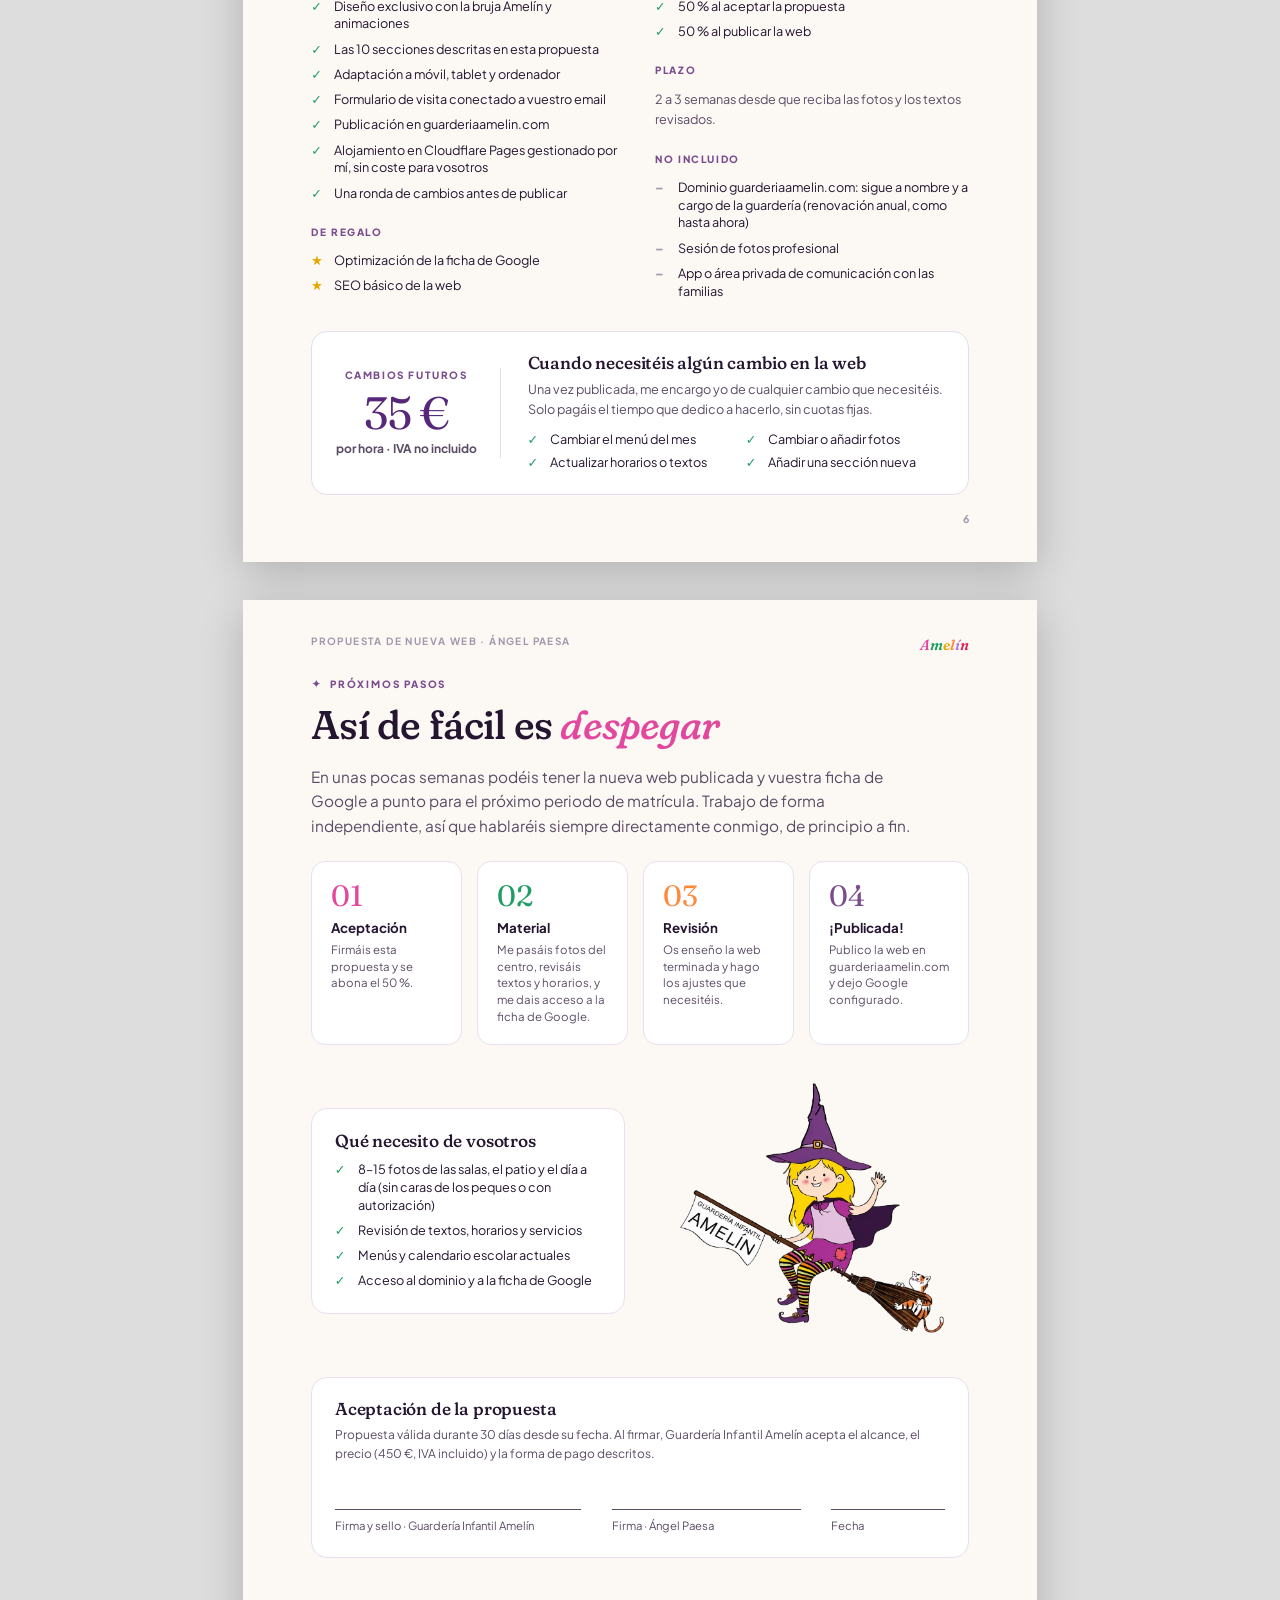
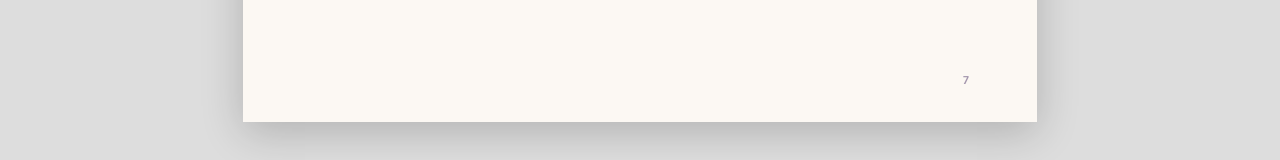
<file: propuesta/propuesta.html>
<!doctype html>
<html lang="es">
<head>
<meta charset="utf-8">
<title>Propuesta de nueva web · Guardería Infantil Amelín · Ángel Paesa</title>
<link rel="preconnect" href="https://fonts.googleapis.com">
<link rel="preconnect" href="https://fonts.gstatic.com" crossorigin>
<link href="https://fonts.googleapis.com/css2?family=Fraunces:ital,opsz,wght,SOFT,WONK@0,9..144,400..600,100,0..1;1,9..144,400..600,100,0..1&family=Plus+Jakarta+Sans:wght@400;500;600;700;800&display=swap" rel="stylesheet">
<style>
  @page { size: A4; margin: 0; }
  :root {
    --night: #1c0d2b; --plum: #2f1544; --violet: #57287a; --brand: #7b4d8f;
    --lilac: #ecdff5; --lilac-2: #f6effa; --cream: #fcf8f3; --ink: #241530; --ink-2: #5b4c66; --line: #e7dcee;
    --c-a: #e2489e; --c-m: #1f9d63; --c-e: #ffc83a; --c-l: #ff8a3d; --c-i: #c8a6e6; --c-n: #e0245e;
    --display: "Fraunces", Georgia, serif; --ui: "Plus Jakarta Sans", system-ui, sans-serif;
  }
  * { box-sizing: border-box; }
  html, body { margin: 0; background: #ddd; }
  body { font-family: var(--ui); color: var(--ink); font-size: 10.5pt; line-height: 1.55; -webkit-print-color-adjust: exact; print-color-adjust: exact; }
  .page {
    width: 210mm; height: 297mm; position: relative; overflow: hidden; background: var(--cream);
    padding: 20mm 18mm 18mm; page-break-after: always; break-after: page; margin: 0 auto;
  }
  .page:last-child { page-break-after: auto; break-after: auto; }
  @media screen { .page { margin: 10mm auto; box-shadow: 0 10px 40px rgba(0,0,0,.2); } }

  h1, h2, h3 { font-family: var(--display); font-weight: 500; font-variation-settings: "SOFT" 100; letter-spacing: -.02em; margin: 0; line-height: 1.05; }
  h2 { font-size: 30pt; }
  h3 { font-size: 15pt; letter-spacing: -.01em; }
  p { margin: 0; }
  /* color sólido: los degradados en texto no se ven bien en todos los visores de PDF */
  em.m { font-style: italic; font-variation-settings: "SOFT" 100, "WONK" 1; color: #e2489e; }
  .dark em.m { color: var(--c-e); }
  .eyebrow { font-size: 7.5pt; font-weight: 800; letter-spacing: .18em; text-transform: uppercase; color: var(--brand); display: flex; align-items: center; gap: 7px; margin-bottom: 10px; }
  .eyebrow::before { content: "✦"; font-size: 9pt; }
  .lead { font-size: 11.5pt; color: var(--ink-2); line-height: 1.6; }

  /* cabecera y pie de página */
  .run { position: absolute; left: 18mm; right: 18mm; top: 9mm; display: flex; justify-content: space-between; font-size: 7.5pt; font-weight: 700; letter-spacing: .14em; text-transform: uppercase; color: #a497ad; }
  .run b { font-family: var(--display); font-style: italic; font-size: 11pt; letter-spacing: 0; text-transform: none; font-weight: 600; }
  .run b span:nth-child(1){color:var(--c-a)} .run b span:nth-child(2){color:var(--c-m)} .run b span:nth-child(3){color:#e6a800} .run b span:nth-child(4){color:var(--c-l)} .run b span:nth-child(5){color:#a77bd0} .run b span:nth-child(6){color:var(--c-n)}
  .folio { position: absolute; right: 18mm; bottom: 9mm; font-size: 8pt; color: #a497ad; font-weight: 700; }

  /* ---------- portada ---------- */
  .cover { background: radial-gradient(70% 50% at 75% 35%, rgba(226,72,158,.28), transparent 70%), linear-gradient(180deg, var(--night), var(--plum) 60%, #4b2266); color: #fff; padding: 22mm 18mm; }
  .cover .stars { position: absolute; inset: 0; }
  .cover .moon { position: absolute; right: -30mm; top: 30mm; width: 150mm; height: 150mm; border-radius: 50%; background: radial-gradient(circle at 38% 36%, #fff8dc, #ffe9a6 45%, #f5c96a); box-shadow: 0 0 120px 40px rgba(255,220,140,.25); }
  .cover .witch { position: absolute; right: 8mm; top: 46mm; width: 135mm; transform: rotate(-4deg); filter: drop-shadow(0 18px 22px rgba(0,0,0,.4)); }
  .cover .word { font-family: var(--display); font-style: italic; font-weight: 600; font-variation-settings: "SOFT" 100, "WONK" 1; font-size: 24pt; position: relative; }
  .cover .word span:nth-child(1){color:var(--c-a)} .cover .word span:nth-child(2){color:#3ccf8a} .cover .word span:nth-child(3){color:var(--c-e)} .cover .word span:nth-child(4){color:var(--c-l)} .cover .word span:nth-child(5){color:var(--c-i)} .cover .word span:nth-child(6){color:#ff4f86}
  .cover .tag { font-size: 7.5pt; letter-spacing: .24em; text-transform: uppercase; opacity: .7; font-weight: 700; margin-top: 2px; position: relative; }
  .cover .title { position: absolute; left: 18mm; right: 18mm; bottom: 58mm; }
  .cover .title .eyebrow { color: var(--c-e); }
  .cover h1 { font-size: 50pt; line-height: .95; letter-spacing: -.035em; font-weight: 450; }
  .cover .sub { margin-top: 14px; font-size: 12.5pt; color: rgba(255,255,255,.78); max-width: 120mm; }
  .cover .meta { position: absolute; left: 18mm; right: 18mm; bottom: 18mm; display: flex; gap: 10mm; border-top: 1px solid rgba(255,255,255,.18); padding-top: 6mm; }
  .cover .meta div small { display: block; font-size: 7pt; letter-spacing: .16em; text-transform: uppercase; color: rgba(255,255,255,.55); font-weight: 700; }
  .cover .meta div b { font-size: 10.5pt; font-weight: 600; }
  .hills { position: absolute; left: 0; right: 0; bottom: 0; width: 100%; height: 50mm; }

  /* ---------- bloques ---------- */
  .two { display: grid; grid-template-columns: 1fr 1fr; gap: 8mm; }
  .card { background: #fff; border-radius: 16px; padding: 6mm; box-shadow: 0 4px 16px rgba(47,21,68,.07); }
  .problems { display: grid; grid-template-columns: 1fr 1fr; gap: 3.5mm; margin-top: 7mm; }
  .problem { display: grid; grid-template-columns: 9mm 1fr; gap: 4mm; align-items: start; background: #fff; border-radius: 14px; padding: 4mm 5mm; box-shadow: 0 3px 12px rgba(47,21,68,.06); }
  .problem i { width: 9mm; height: 9mm; border-radius: 8px; display: grid; place-items: center; font-style: normal; font-weight: 800; font-size: 10pt; background: color-mix(in srgb, var(--c) 15%, #fff); color: var(--c); }
  .problem b { display: block; font-size: 10.5pt; }
  .problem span { color: var(--ink-2); font-size: 9.5pt; }
  .goal { border-left: 3px solid var(--c); padding: 1mm 0 1mm 4mm; margin-bottom: 4mm; }
  .goal b { display: block; font-size: 10.5pt; }
  .goal span { font-size: 9.5pt; color: var(--ink-2); }

  .shot { border-radius: 12px; overflow: hidden; box-shadow: 0 10px 30px -10px rgba(47,21,68,.35); background: #fff; }
  .shot img { display: block; width: 100%; }
  .browser { border-radius: 12px; overflow: hidden; box-shadow: 0 14px 36px -12px rgba(28,13,43,.45); background: #fff; }
  .browser .bar { height: 7mm; background: #efe8f3; display: flex; align-items: center; gap: 5px; padding: 0 4mm; }
  .browser .bar i { width: 7px; height: 7px; border-radius: 50%; background: #d5c7de; display: block; }
  .browser .bar span { margin-left: 4mm; font-size: 7pt; color: #8a7f92; background: #fff; border-radius: 6px; padding: 1px 10px; }
  .browser img { display: block; width: 100%; }
  .phone { width: 46mm; border-radius: 9mm; padding: 2.2mm; background: #1c0d2b; box-shadow: 0 14px 30px -10px rgba(28,13,43,.5); }
  .phone img { display: block; width: 100%; border-radius: 7mm; }
  .caption { font-size: 8pt; color: var(--ink-2); margin-top: 2.5mm; text-align: center; }

  .feat { display: grid; grid-template-columns: 1fr 1fr; gap: 3mm 6mm; margin-top: 6mm; }
  .f { display: grid; grid-template-columns: 8mm 1fr; gap: 3mm; align-items: start; }
  .f i { width: 8mm; height: 8mm; border-radius: 7px; display: grid; place-items: center; background: color-mix(in srgb, var(--c) 16%, #fff); color: var(--c); font-style: normal; font-size: 9pt; font-weight: 800; }
  .f b { display: block; font-size: 10pt; line-height: 1.3; }
  .f span { font-size: 8.8pt; color: var(--ink-2); line-height: 1.45; display: block; }

  .gift { border-radius: 18px; padding: 7mm; position: relative; overflow: hidden; color: #fff; }
  .gift .ribbon { position: absolute; top: 5mm; right: 5mm; background: var(--c-e); color: var(--night); font-weight: 800; font-size: 7.5pt; letter-spacing: .12em; text-transform: uppercase; padding: 4px 10px; border-radius: 999px; }
  .gift h3 { font-size: 17pt; margin: 2mm 0 3mm; }
  .gift p { color: rgba(255,255,255,.85); font-size: 9.5pt; }
  .gift ul { margin: 4mm 0 0; padding: 0; list-style: none; display: grid; gap: 2mm; }
  .gift li { font-size: 9.3pt; padding-left: 6mm; position: relative; color: #fff; line-height: 1.4; }
  .gift li::before { content: "✓"; position: absolute; left: 0; font-weight: 800; color: var(--c-e); }
  .gift--g { background: linear-gradient(150deg, #22a06b, #137049); }
  .gift--p { background: linear-gradient(150deg, #e2489e, #a8206c); }

  .price { background: linear-gradient(160deg, var(--night), var(--violet)); color: #fff; border-radius: 22px; padding: 9mm; position: relative; overflow: hidden; }
  .price .amount { font-family: var(--display); font-size: 64pt; font-weight: 500; line-height: .9; letter-spacing: -.04em; }
  .price .amount small { font-family: var(--ui); font-size: 12pt; font-weight: 600; letter-spacing: 0; opacity: .8; margin-left: 2mm; }
  .price .note { font-size: 9pt; opacity: .7; margin-top: 2mm; }
  .price img { position: absolute; right: -6mm; bottom: -6mm; width: 62mm; transform: rotate(-6deg); opacity: .95; }
  .price .what { font-size: 11pt; margin-top: 5mm; max-width: 100mm; color: rgba(255,255,255,.85); }
  .checks { list-style: none; margin: 0; padding: 0; display: grid; gap: 2mm; }
  .checks li { font-size: 9.5pt; padding-left: 6mm; position: relative; line-height: 1.4; }
  .checks li::before { content: "✓"; position: absolute; left: 0; color: var(--c-m); font-weight: 800; }
  .checks.gold li::before { content: "★"; color: #e6a800; }
  .x li::before { content: "–"; color: #a497ad; }
  .mini h4 { font-family: var(--ui); font-size: 7.5pt; letter-spacing: .16em; text-transform: uppercase; color: var(--brand); margin: 0 0 3mm; font-weight: 800; }

  .steps { display: grid; grid-template-columns: repeat(4, 1fr); gap: 4mm; margin-top: 6mm; }
  .step { background: #fff; border-radius: 14px; padding: 5mm; box-shadow: 0 3px 12px rgba(47,21,68,.06); position: relative; }
  .step .n { font-family: var(--display); font-size: 22pt; color: var(--c); line-height: 1; }
  .step b { display: block; font-size: 10pt; margin: 2mm 0 1mm; }
  .step span { font-size: 8.6pt; color: var(--ink-2); line-height: 1.45; display: block; }
  .sign { display: grid; grid-template-columns: 1.3fr 1fr .6fr; gap: 8mm; margin-top: 12mm; }
  .sign div { border-top: 1px solid var(--ink-2); padding-top: 2mm; font-size: 8.5pt; color: var(--ink-2); }

  /* Sin sombras ni filtros: muchos lectores de PDF los pintan como rectángulos grises.
     En su lugar, bordes finos y halos con degradado. */
  @media print {
    *, *::before, *::after { box-shadow: none !important; filter: none !important; }
  }
  .card, .problem, .step { box-shadow: none; border: 1px solid #eadff0; }
  .shot, .browser { box-shadow: none; border: 1px solid #ddd0e6; }
  .phone { box-shadow: none; }
  .cover .witch { filter: none; }
  .cover .moon { box-shadow: none; }
  .cover .halo { position: absolute; right: -75mm; top: -15mm; width: 240mm; height: 240mm; border-radius: 50%;
    background: radial-gradient(circle, rgba(255,220,140,.30) 0%, rgba(255,220,140,.12) 38%, rgba(255,220,140,0) 62%); }
</style>
</head>
<body>

<!-- ===================== 1. PORTADA ===================== -->
<section class="page cover dark">
  <svg class="stars" viewBox="0 0 210 297" preserveAspectRatio="none" aria-hidden="true">
    <g fill="#fff">
      <circle cx="12" cy="18" r=".35"/><circle cx="40" cy="9" r=".25"/><circle cx="66" cy="28" r=".4"/><circle cx="95" cy="14" r=".3"/><circle cx="120" cy="6" r=".35"/><circle cx="22" cy="62" r=".3"/><circle cx="55" cy="80" r=".25"/><circle cx="84" cy="54" r=".35"/><circle cx="14" cy="120" r=".3"/><circle cx="46" cy="140" r=".35"/><circle cx="78" cy="110" r=".25"/><circle cx="30" cy="170" r=".3"/><circle cx="104" cy="96" r=".3"/><circle cx="198" cy="22" r=".35"/><circle cx="182" cy="8" r=".25"/><circle cx="8" cy="200" r=".3"/><circle cx="60" cy="190" r=".25"/><circle cx="102" cy="160" r=".3"/><circle cx="136" cy="24" r=".3"/>
    </g>
    <g fill="#ffe9a6"><path d="M70 40l.7 2 2 .7-2 .7-.7 2-.7-2-2-.7 2-.7z"/><path d="M28 98l.6 1.6 1.6.6-1.6.6-.6 1.6-.6-1.6-1.6-.6 1.6-.6z"/><path d="M110 130l.6 1.6 1.6.6-1.6.6-.6 1.6-.6-1.6-1.6-.6 1.6-.6z"/></g>
  </svg>
  <div class="halo"></div>
  <div class="moon"></div>
  <img class="witch" src="../assets/img/bruja.webp" alt="">
  <div class="word"><span>A</span><span>m</span><span>e</span><span>l</span><span>í</span><span>n</span></div>
  <div class="tag">Guardería infantil · Zizur Mayor</div>

  <div class="title">
    <div class="eyebrow">Propuesta de nueva web</div>
    <h1>Una web donde<br>crecer es <em class="m">pura magia</em></h1>
    <p class="sub">Diseño completo de la nueva web de la Guardería Infantil Amelín, pensada para las familias y protagonizada por vuestra bruja.</p>
  </div>
  <div class="meta">
    <div><small>Preparada para</small><b>Guardería Infantil Amelín</b></div>
    <div><small>Preparada por</small><b>Ángel Paesa</b></div>
    <div><small>Fecha</small><b>Noviembre 2026</b></div>
    <div><small>Validez</small><b>30 días</b></div>
  </div>
</section>

<!-- ===================== 2. PUNTO DE PARTIDA ===================== -->
<section class="page">
  <div class="run"><span>Propuesta de nueva web · Ángel Paesa</span><b><span>A</span><span>m</span><span>e</span><span>l</span><span>í</span><span>n</span></b></div>
  <div class="eyebrow">Punto de partida</div>
  <h2>Vuestra guarde ha crecido.<br>Vuestra web, <em class="m">todavía no</em>.</h2>
  <p class="lead" style="margin-top:6mm;max-width:150mm">Amelín es un sitio cercano, flexible y con mucho cariño. Pero cuando una familia de Zizur o de Pamplona busca guardería en el móvil, se encuentra una web de 2015 que todavía no refleja todo eso.</p>

  <div class="problems">
    <div class="problem" style="--c:var(--c-n)"><i>1</i><div><b>Diseño de 2015, pensado para ordenador</b><span>Hoy la mayoría de las familias buscan desde el móvil. Una web antigua da sensación de centro descuidado, aunque la realidad sea la contraria.</span></div></div>
    <div class="problem" style="--c:var(--c-l)"><i>2</i><div><b>Información desactualizada</b><span>El calendario publicado es del curso 2023-2024 y la información más útil (horarios, menús) está repartida en imágenes y PDF difíciles de leer.</span></div></div>
    <div class="problem" style="--c:var(--brand)"><i>3</i><div><b>La bruja, escondida</b><span>Tenéis una mascota con muchísima personalidad que casi no aparece. Es vuestro elemento diferenciador y merece ser la protagonista.</span></div></div>
    <div class="problem" style="--c:var(--c-m)"><i>4</i><div><b>Poca visibilidad en Google</b><span>Sin títulos, descripciones ni datos para Google, es difícil aparecer cuando alguien busca «guardería en Zizur Mayor».</span></div></div>
  </div>

  <div class="two" style="margin-top:8mm">
    <div>
      <div class="eyebrow">Objetivos</div>
      <h3 style="margin-bottom:5mm">Qué quiero conseguir</h3>
      <div class="goal" style="--c:var(--c-a)"><b>Enamorar a primera vista</b><span>Que en 3 segundos se sienta que Amelín es un lugar especial.</span></div>
      <div class="goal" style="--c:var(--c-m)"><b>Responder antes de que pregunten</b><span>Horarios, edades, comedor y servicios de un vistazo.</span></div>
      <div class="goal" style="--c:var(--c-l)"><b>Conseguir más visitas al centro</b><span>Llamar o pedir visita en un toque, desde cualquier móvil.</span></div>
      <div class="goal" style="--c:var(--brand)"><b>Aparecer en Google</b><span>En las búsquedas de familias de Zizur, Cizur y Pamplona.</span></div>
    </div>
    <div>
      <div class="shot" style="margin-top:12mm"><img src="img/intro.jpg" alt="Intro animada de la nueva web"></div>
      <p class="caption">Así se abre la nueva web: la bruja cruza la pantalla y escribe «Amelín» con estrellas.</p>
    </div>
  </div>
  <div class="folio">2</div>
</section>

<!-- ===================== 3. LA NUEVA WEB ===================== -->
<section class="page">
  <div class="run"><span>Propuesta de nueva web · Ángel Paesa</span><b><span>A</span><span>m</span><span>e</span><span>l</span><span>í</span><span>n</span></b></div>
  <div class="eyebrow">La propuesta</div>
  <h2>Una web única, con la bruja<br>como <em class="m">protagonista</em></h2>
  <p class="lead" style="margin-top:5mm;max-width:160mm">Nada de plantillas. Un diseño hecho a medida con los colores de vuestro rótulo, animaciones suaves y toda la información que buscan los padres, ordenada y fácil de encontrar.</p>

  <div class="browser" style="margin-top:7mm">
    <div class="bar"><i></i><i></i><i></i><span>guarderiaamelin.com</span></div>
    <img src="img/hero.jpg" alt="Portada de la nueva web">
  </div>

  <div style="display:grid;grid-template-columns:1fr 46mm;gap:8mm;margin-top:8mm;align-items:start">
    <div class="feat" style="margin-top:0">
      <div class="f" style="--c:var(--brand)"><i>✦</i><div><b>Intro animada</b><span>La bruja vuela de lado a lado al entrar, dejando una estela de estrellas.</span></div></div>
      <div class="f" style="--c:var(--c-a)"><i>✦</i><div><b>Bruja interactiva</b><span>Flota sobre la luna y, si la tocas, da una voltereta mágica.</span></div></div>
      <div class="f" style="--c:var(--c-m)"><i>✦</i><div><b>Pensada para el móvil</b><span>Se ve perfecta en cualquier teléfono, tablet u ordenador.</span></div></div>
      <div class="f" style="--c:var(--c-l)"><i>✦</i><div><b>Bruja guía</b><span>Acompaña al bajar y ofrece accesos rápidos: llamar o pedir visita.</span></div></div>
      <div class="f" style="--c:#e6a800"><i>✦</i><div><b>Rápida y ligera</b><span>Carga en segundos y no depende de plugins que haya que actualizar.</span></div></div>
      <div class="f" style="--c:var(--c-n)"><i>✦</i><div><b>Vuestra identidad</b><span>Los colores A·M·E·L·Í·N, la luna y el cielo de noche de la bruja.</span></div></div>
    </div>
    <div><div class="phone"><img src="img/movil-hero.jpg" alt="La web en el móvil"></div><p class="caption">Versión móvil</p></div>
  </div>
  <div class="folio">3</div>
</section>

<!-- ===================== 4. SECCIONES ===================== -->
<section class="page">
  <div class="run"><span>Propuesta de nueva web · Ángel Paesa</span><b><span>A</span><span>m</span><span>e</span><span>l</span><span>í</span><span>n</span></b></div>
  <div class="eyebrow">Contenido de la web</div>
  <h2>Todo lo que buscan<br>las familias, <em class="m">a mano</em></h2>

  <div class="two" style="margin-top:7mm;align-items:start">
    <div>
      <div class="shot"><img src="img/grupos.jpg" alt="Sección de grupos"></div>
      <p class="caption">Los grupos: Brujillos, Aprendices, Magos y Tardarines.</p>
    </div>
    <div>
      <div class="shot"><img src="img/comedor.jpg" alt="Sección de comedor, ludoteca y talleres"></div>
      <p class="caption">Comedor con el menú del día, ludoteca de verano y talleres.</p>
    </div>
  </div>

  <div style="display:grid;grid-template-columns:1fr 46mm;gap:8mm;margin-top:7mm;align-items:start">
    <div>
      <h3 style="margin-bottom:4mm">Secciones incluidas</h3>
      <div class="feat" style="margin-top:0;gap:3.2mm 6mm">
        <div class="f" style="--c:var(--brand)"><i>1</i><div><b>Portada y presentación</b><span>Quiénes sois, el equipo y vuestros valores.</span></div></div>
        <div class="f" style="--c:var(--c-a)"><i>2</i><div><b>Grupos por edades</b><span>De 4 meses a 3 años, con lo que hace cada grupo.</span></div></div>
        <div class="f" style="--c:var(--c-m)"><i>3</i><div><b>Un día en Amelín</b><span>La rutina diaria, que la escoba recorre al hacer scroll.</span></div></div>
        <div class="f" style="--c:var(--c-l)"><i>4</i><div><b>Horarios interactivos</b><span>Tempranero, Dormilón, Tardarines, Combinado y horas sueltas.</span></div></div>
        <div class="f" style="--c:#2f9bd6"><i>5</i><div><b>Instalaciones</b><span>230 m², 4 salas y todos los detalles de seguridad.</span></div></div>
        <div class="f" style="--c:#e6a800"><i>6</i><div><b>Comedor y menús</b><span>Menú del día y descarga de los menús mensuales.</span></div></div>
        <div class="f" style="--c:var(--c-m)"><i>7</i><div><b>Ludoteca y talleres</b><span>Verano hasta 6 años y talleres abiertos a familias.</span></div></div>
        <div class="f" style="--c:var(--c-n)"><i>8</i><div><b>Preguntas frecuentes</b><span>Adaptación, alergias, horas sueltas, visitas…</span></div></div>
        <div class="f" style="--c:var(--brand)"><i>9</i><div><b>Pedir visita y contacto</b><span>Formulario, llamada en un toque, mapa y Facebook.</span></div></div>
        <div class="f" style="--c:var(--c-a)"><i>10</i><div><b>Textos legales</b><span>Aviso legal, privacidad y cookies.</span></div></div>
      </div>
    </div>
    <div><div class="phone"><img src="img/movil-horarios.jpg" alt="Horarios en el móvil"></div><p class="caption">Horarios en el móvil</p></div>
  </div>
  <div class="folio">4</div>
</section>

<!-- ===================== 5. DE REGALO ===================== -->
<section class="page">
  <div class="run"><span>Propuesta de nueva web · Ángel Paesa</span><b><span>A</span><span>m</span><span>e</span><span>l</span><span>í</span><span>n</span></b></div>
  <div class="eyebrow">De regalo</div>
  <h2>Y para que os encuentren,<br><em class="m">dos regalos</em></h2>
  <p class="lead" style="margin-top:5mm;max-width:160mm">Una web bonita sirve de poco si nadie llega a ella. Por eso, junto con la web, os dejo preparado Google para que las familias de la zona os encuentren.</p>

  <div class="two" style="margin-top:8mm">
    <div class="gift gift--g">
      <span class="ribbon">Regalo</span>
      <div class="eyebrow" style="color:#bff3d9">Google Maps</div>
      <h3>Optimización de la ficha de Google</h3>
      <p>Es lo primero que ven los padres al buscar «guardería» en Google o en Maps. Dejaré vuestra ficha completa y atractiva.</p>
      <ul>
        <li>Categorías, servicios y descripción optimizados</li>
        <li>Horarios, teléfono, dirección y enlace a la nueva web revisados</li>
        <li>Organización de las fotos del centro</li>
        <li>Botones de llamar y cómo llegar bien configurados</li>
        <li>Pautas para pedir y responder reseñas</li>
      </ul>
    </div>
    <div class="gift gift--p">
      <span class="ribbon">Regalo</span>
      <div class="eyebrow" style="color:#ffd6ec">Buscadores</div>
      <h3>SEO básico</h3>
      <p>Dejaré la web preparada para que Google la entienda y la muestre a quien busca guardería en vuestra zona.</p>
      <ul>
        <li>Títulos y descripciones para cada sección</li>
        <li>Palabras clave locales: Zizur Mayor, Cizur, Pamplona</li>
        <li>Datos estructurados de guardería (dirección, horario, teléfono)</li>
        <li>Alta en Google Search Console y mapa del sitio</li>
        <li>Web rápida, adaptada a móvil e imágenes optimizadas</li>
      </ul>
    </div>
  </div>

  <div class="card" style="margin-top:8mm;display:grid;grid-template-columns:24mm 1fr;gap:6mm;align-items:center">
    <img src="../assets/img/bruja.png" alt="" style="width:24mm">
    <div>
      <h3 style="font-size:13pt;margin-bottom:1.5mm">El resultado: más familias que os conocen, y más visitas al centro</h3>
      <p style="color:var(--ink-2);font-size:9.5pt">Ficha de Google, web y botón de «Pedir visita» trabajan juntos: la familia os encuentra, ve un sitio bonito y cuidado, y os llama en un toque.</p>
    </div>
  </div>
  <div class="folio">5</div>
</section>

<!-- ===================== 6. INVERSIÓN ===================== -->
<section class="page">
  <div class="run"><span>Propuesta de nueva web · Ángel Paesa</span><b><span>A</span><span>m</span><span>e</span><span>l</span><span>í</span><span>n</span></b></div>
  <div class="eyebrow">Inversión</div>
  <h2>Una web completa,<br>a un precio <em class="m">muy asequible</em></h2>

  <div class="price" style="margin-top:7mm">
    <div class="eyebrow" style="color:var(--c-e)">Web completa + regalos</div>
    <div class="amount">450 €<small>IVA incluido</small></div>
    <p class="note">Pago único · sin cuotas mensuales obligatorias</p>
    <p class="what">Diseño y desarrollo de la web a medida, publicada en vuestro dominio, con la optimización de la ficha de Google y el SEO básico de regalo.</p>
    <img src="../assets/img/bruja.png" alt="">
  </div>

  <div class="two" style="margin-top:8mm">
    <div class="mini">
      <h4>Incluido</h4>
      <ul class="checks">
        <li>Diseño exclusivo con la bruja Amelín y animaciones</li>
        <li>Las 10 secciones descritas en esta propuesta</li>
        <li>Adaptación a móvil, tablet y ordenador</li>
        <li>Formulario de visita conectado a vuestro email</li>
        <li>Publicación en guarderiaamelin.com</li>
        <li>Alojamiento en Cloudflare Pages gestionado por mí, sin coste para vosotros</li>
        <li>Una ronda de cambios antes de publicar</li>
      </ul>
      <h4 style="margin-top:6mm">De regalo</h4>
      <ul class="checks gold">
        <li>Optimización de la ficha de Google</li>
        <li>SEO básico de la web</li>
      </ul>
    </div>
    <div class="mini">
      <h4>Forma de pago</h4>
      <ul class="checks">
        <li>50 % al aceptar la propuesta</li>
        <li>50 % al publicar la web</li>
      </ul>
      <h4 style="margin-top:6mm">Plazo</h4>
      <p style="font-size:9.5pt;color:var(--ink-2)">2 a 3 semanas desde que reciba las fotos y los textos revisados.</p>
      <h4 style="margin-top:6mm">No incluido</h4>
      <ul class="checks x">
        <li>Dominio guarderiaamelin.com: sigue a nombre y a cargo de la guardería (renovación anual, como hasta ahora)</li>
        <li>Sesión de fotos profesional</li>
        <li>App o área privada de comunicación con las familias</li>
      </ul>
    </div>
  </div>

  <div class="card" style="margin-top:8mm;display:grid;grid-template-columns:44mm 1fr;gap:7mm;align-items:center;border:1.5px solid var(--line)">
    <div style="text-align:center;border-right:1px solid var(--line);padding-right:6mm">
      <div style="font-size:7.5pt;font-weight:800;letter-spacing:.16em;text-transform:uppercase;color:var(--brand);margin-bottom:2mm;white-space:nowrap">Cambios futuros</div>
      <div style="font-family:var(--display);font-size:34pt;line-height:1;letter-spacing:-.03em;color:var(--violet)">35 €</div>
      <div style="font-size:9pt;font-weight:700;color:var(--ink-2);margin-top:1mm">por hora · IVA no incluido</div>
    </div>
    <div>
      <h3 style="font-size:13pt;margin-bottom:2mm">Cuando necesitéis algún cambio en la web</h3>
      <p style="font-size:9.5pt;color:var(--ink-2);margin-bottom:3mm">Una vez publicada, me encargo yo de cualquier cambio que necesitéis. Solo pagáis el tiempo que dedico a hacerlo, sin cuotas fijas.</p>
      <ul class="checks" style="grid-template-columns:1fr 1fr;gap:1.5mm 5mm">
        <li>Cambiar el menú del mes</li>
        <li>Cambiar o añadir fotos</li>
        <li>Actualizar horarios o textos</li>
        <li>Añadir una sección nueva</li>
      </ul>
    </div>
  </div>
  <div class="folio">6</div>
</section>

<!-- ===================== 7. PRÓXIMOS PASOS ===================== -->
<section class="page">
  <div class="run"><span>Propuesta de nueva web · Ángel Paesa</span><b><span>A</span><span>m</span><span>e</span><span>l</span><span>í</span><span>n</span></b></div>
  <div class="eyebrow">Próximos pasos</div>
  <h2>Así de fácil es <em class="m">despegar</em></h2>
  <p class="lead" style="margin-top:5mm;max-width:160mm">En unas pocas semanas podéis tener la nueva web publicada y vuestra ficha de Google a punto para el próximo periodo de matrícula. Trabajo de forma independiente, así que hablaréis siempre directamente conmigo, de principio a fin.</p>

  <div class="steps">
    <div class="step" style="--c:var(--c-a)"><div class="n">01</div><b>Aceptación</b><span>Firmáis esta propuesta y se abona el 50 %.</span></div>
    <div class="step" style="--c:var(--c-m)"><div class="n">02</div><b>Material</b><span>Me pasáis fotos del centro, revisáis textos y horarios, y me dais acceso a la ficha de Google.</span></div>
    <div class="step" style="--c:var(--c-l)"><div class="n">03</div><b>Revisión</b><span>Os enseño la web terminada y hago los ajustes que necesitéis.</span></div>
    <div class="step" style="--c:var(--brand)"><div class="n">04</div><b>¡Publicada!</b><span>Publico la web en guarderiaamelin.com y dejo Google configurado.</span></div>
  </div>

  <div class="two" style="margin-top:10mm;align-items:center">
    <div class="card">
      <h3 style="font-size:13pt;margin-bottom:3mm">Qué necesito de vosotros</h3>
      <ul class="checks">
        <li>8–15 fotos de las salas, el patio y el día a día (sin caras de los peques o con autorización)</li>
        <li>Revisión de textos, horarios y servicios</li>
        <li>Menús y calendario escolar actuales</li>
        <li>Acceso al dominio y a la ficha de Google</li>
      </ul>
    </div>
    <div style="text-align:center">
      <img src="../assets/img/bruja.webp" alt="" style="width:70mm;margin:0 auto">
    </div>
  </div>

  <div class="card" style="margin-top:10mm">
    <h3 style="font-size:13pt;margin-bottom:2mm">Aceptación de la propuesta</h3>
    <p style="font-size:9pt;color:var(--ink-2)">Propuesta válida durante 30 días desde su fecha. Al firmar, Guardería Infantil Amelín acepta el alcance, el precio (450 €, IVA incluido) y la forma de pago descritos.</p>
    <div class="sign">
      <div>Firma y sello · Guardería Infantil Amelín</div>
      <div>Firma · Ángel Paesa</div>
      <div>Fecha</div>
    </div>
  </div>
  <div class="folio">7</div>
</section>

</body>
</html>
</file>
<file: css/styles.css>
/* =========================================================
   Guardería Infantil Amelín — propuesta de web
   ========================================================= */

html, body { background: #fcf8f3; }
html { overflow-x: clip; }
::selection { background: rgba(123, 77, 143, .28); }

:root {
  --night: #1c0d2b;
  --plum: #2f1544;
  --violet: #57287a;
  --brand: #7b4d8f;
  --brand-600: #6a3d80;
  --lilac: #ecdff5;
  --lilac-2: #f6effa;
  --cream: #fcf8f3;
  --paper: #ffffff;
  --ink: #241530;
  --ink-2: #5b4c66;
  --line: #e7dcee;

  /* letras A·M·E·L·I·N */
  --c-a: #e2489e;
  --c-m: #1f9d63;
  --c-e: #ffc83a;
  --c-l: #ff8a3d;
  --c-i: #c8a6e6;
  --c-n: #e0245e;

  --font-display: "Fraunces", Georgia, serif;
  --font-ui: "Plus Jakarta Sans", system-ui, -apple-system, Segoe UI, Roboto, sans-serif;

  --r-sm: 12px;
  --r: 22px;
  --r-lg: 36px;
  --shadow-sm: 0 2px 8px rgba(47, 21, 68, .06);
  --shadow: 0 18px 50px -18px rgba(47, 21, 68, .28);
  --shadow-lg: 0 40px 90px -30px rgba(28, 13, 43, .45);
  --ease: cubic-bezier(.2, .8, .2, 1);
  --gutter: clamp(16px, 4vw, 40px);
  --max: 1200px;
}

*,
*::before,
*::after { box-sizing: border-box; }

html { scroll-behavior: smooth; -webkit-text-size-adjust: 100%; }
@media (prefers-reduced-motion: reduce) { html { scroll-behavior: auto; } }

body {
  margin: 0;
  font-family: var(--font-ui);
  font-size: 17px;
  line-height: 1.6;
  color: var(--ink);
  background: var(--cream);
  -webkit-font-smoothing: antialiased;
  overflow-x: hidden;
}

img { max-width: 100%; height: auto; display: block; }
[hidden] { display: none !important; }
a { color: inherit; }
button { font: inherit; color: inherit; }
:focus-visible { outline: 3px solid var(--c-e); outline-offset: 3px; border-radius: 6px; }

.sr-only {
  position: absolute; width: 1px; height: 1px; padding: 0; margin: -1px;
  overflow: hidden; clip: rect(0 0 0 0); white-space: nowrap; border: 0;
}

.wrap { width: min(var(--max), 100% - 2 * var(--gutter)); margin-inline: auto; }

/* ---------- tipografía ---------- */
h1, h2, h3, h4 {
  font-family: var(--font-display);
  font-weight: 500;
  font-variation-settings: "SOFT" 100, "WONK" 0;
  line-height: 1.05;
  letter-spacing: -.02em;
  margin: 0;
}
h2 { font-size: clamp(2.1rem, 4.6vw, 3.6rem); }
h3 { font-size: clamp(1.35rem, 2.2vw, 1.7rem); letter-spacing: -.01em; }
p { margin: 0; }
em.magic, .magic {
  font-style: italic;
  font-variation-settings: "SOFT" 100, "WONK" 1;
  background: linear-gradient(100deg, var(--c-a), var(--c-l) 45%, var(--c-e));
  -webkit-background-clip: text; background-clip: text; color: transparent;
  padding-right: .06em;
}
.on-dark em.magic { background: linear-gradient(100deg, #ff9ad5, var(--c-e) 60%, #fff1b8); -webkit-background-clip: text; background-clip: text; }

.eyebrow {
  display: inline-flex; align-items: center; gap: 10px;
  font-size: .78rem; font-weight: 700; letter-spacing: .16em; text-transform: uppercase;
  color: var(--brand);
}
.eyebrow::before {
  content: ""; width: 22px; height: 22px; flex: none;
  background: currentColor;
  -webkit-mask: url("data:image/svg+xml,%3Csvg xmlns='http://www.w3.org/2000/svg' viewBox='0 0 24 24'%3E%3Cpath d='M12 0l2.6 9.4L24 12l-9.4 2.6L12 24l-2.6-9.4L0 12l9.4-2.6z'/%3E%3C/svg%3E") center/contain no-repeat;
          mask: url("data:image/svg+xml,%3Csvg xmlns='http://www.w3.org/2000/svg' viewBox='0 0 24 24'%3E%3Cpath d='M12 0l2.6 9.4L24 12l-9.4 2.6L12 24l-2.6-9.4L0 12l9.4-2.6z'/%3E%3C/svg%3E") center/contain no-repeat;
  transform: scale(.7);
}
.on-dark .eyebrow { color: var(--c-e); }

.lead { font-size: clamp(1.05rem, 1.5vw, 1.2rem); color: var(--ink-2); max-width: 56ch; }
.on-dark .lead { color: rgba(255, 255, 255, .78); }

/* ---------- botones ---------- */
.btn {
  --bg: var(--brand); --fg: #fff;
  display: inline-flex; align-items: center; justify-content: center; gap: 10px;
  min-height: 52px; padding: 0 26px;
  border-radius: 999px; border: 0;
  background: var(--bg); color: var(--fg);
  font-weight: 700; font-size: .98rem; text-decoration: none; cursor: pointer;
  transition: transform .35s var(--ease), box-shadow .35s var(--ease), background .2s;
  box-shadow: 0 10px 24px -10px color-mix(in srgb, var(--bg) 80%, transparent);
  position: relative; isolation: isolate; overflow: hidden;
}
.btn:hover { transform: translateY(-2px); box-shadow: 0 16px 30px -12px color-mix(in srgb, var(--bg) 85%, transparent); }
.btn:active { transform: translateY(0) scale(.98); }
.btn svg { width: 18px; height: 18px; transition: transform .35s var(--ease); }
.btn:hover svg { transform: translateX(3px); }
.btn--gold { --bg: var(--c-e); --fg: var(--night); }
.btn--ghost { --bg: transparent; --fg: currentColor; box-shadow: inset 0 0 0 1.5px currentColor; }
.btn--ghost:hover { box-shadow: inset 0 0 0 1.5px currentColor; background: rgba(255, 255, 255, .08); }
.btn--light { --bg: #fff; --fg: var(--violet); }
.btn--sm { min-height: 42px; padding: 0 18px; font-size: .9rem; }
.btn::after { /* brillo */
  content: ""; position: absolute; inset: 0; z-index: -1;
  background: linear-gradient(110deg, transparent 30%, rgba(255, 255, 255, .35) 50%, transparent 70%);
  transform: translateX(-120%); transition: transform .8s var(--ease);
}
.btn:hover::after { transform: translateX(120%); }

/* =========================================================
   INTRO — la bruja cruza la pantalla
   ========================================================= */
.intro {
  position: fixed; inset: 0; z-index: 100;
  display: grid; place-items: center;
  background: radial-gradient(120% 90% at 50% 100%, #4a2066 0%, var(--plum) 40%, var(--night) 100%);
  color: #fff;
  transition: clip-path 1.1s var(--ease), opacity .6s ease;
  clip-path: circle(150% at 50% 50%);
}
.intro.is-leaving { clip-path: circle(0% at 78% 46%); }
.intro.is-gone { display: none; }
.intro__stars { position: absolute; inset: 0; width: 100%; height: 100%; }
.intro__word {
  position: relative; z-index: 2;
  display: flex; gap: .02em;
  font-family: var(--font-display); font-style: italic; font-weight: 600;
  font-variation-settings: "SOFT" 100, "WONK" 1;
  font-size: clamp(4rem, 15vw, 11rem); line-height: 1;
}
.intro__word span {
  display: inline-block; opacity: 0; transform: translateY(40px) rotate(-8deg) scale(.6);
  transition: opacity .5s ease, transform .9s cubic-bezier(.3, 1.6, .5, 1);
  text-shadow: 0 0 40px currentColor;
}
.intro__word span.is-in { opacity: 1; transform: none; }
.intro__sub {
  position: absolute; left: 0; right: 0; bottom: 18vh; text-align: center; z-index: 2;
  font-size: .8rem; letter-spacing: .3em; text-transform: uppercase; color: rgba(255, 255, 255, .7);
  opacity: 0; transition: opacity .8s ease .2s;
}
.intro.show-sub .intro__sub { opacity: 1; }
.intro__skip {
  position: absolute; right: 20px; bottom: 20px; z-index: 3;
  background: rgba(255, 255, 255, .1); border: 1px solid rgba(255, 255, 255, .25);
  color: #fff; border-radius: 999px; padding: 8px 16px; font-size: .85rem; cursor: pointer;
  backdrop-filter: blur(6px);
}
.intro__skip:hover { background: rgba(255, 255, 255, .2); }

.flyer { /* bruja animada por JS */
  position: fixed; left: 0; top: 0; z-index: 101;
  width: clamp(180px, 26vw, 340px);
  pointer-events: none; will-change: transform;
  filter: drop-shadow(0 20px 30px rgba(0, 0, 0, .35));
}

#sparkles { position: fixed; inset: 0; width: 100%; height: 100%; z-index: 102; pointer-events: none; }

/* =========================================================
   CABECERA
   ========================================================= */
.header {
  position: fixed; inset: 0 0 auto 0; z-index: 50;
  transition: background .4s ease, box-shadow .4s ease, transform .4s var(--ease), color .4s;
  color: #fff;
}
.header__in { display: flex; align-items: center; gap: 24px; height: 78px; }
.header.is-solid {
  background: rgba(252, 248, 243, .86); color: var(--ink);
  backdrop-filter: saturate(1.6) blur(14px); -webkit-backdrop-filter: saturate(1.6) blur(14px);
  box-shadow: 0 1px 0 var(--line);
}
.header.is-hidden { transform: translateY(-100%); }

.logo { display: flex; align-items: center; gap: 10px; text-decoration: none; flex: none; }
.logo img { width: 46px; height: auto; transform: rotate(-6deg); transition: transform .5s var(--ease); }
.logo:hover img { transform: rotate(4deg) translateY(-3px); }
.logo__word { display: flex; flex-direction: column; line-height: 1; }
.logo__name {
  font-family: var(--font-display); font-style: italic; font-weight: 600; font-size: 1.65rem;
  font-variation-settings: "SOFT" 100, "WONK" 1; letter-spacing: -.01em;
}
.logo__name b { font-weight: inherit; }
.logo__name b:nth-child(1) { color: var(--c-a); }
.logo__name b:nth-child(2) { color: var(--c-m); }
.logo__name b:nth-child(3) { color: var(--c-e); }
.logo__name b:nth-child(4) { color: var(--c-l); }
.logo__name b:nth-child(5) { color: var(--c-i); }
.logo__name b:nth-child(6) { color: var(--c-n); }
.is-solid .logo__name b:nth-child(3) { color: #e6a800; }
.is-solid .logo__name b:nth-child(5) { color: #a77bd0; }
.logo__tag { font-size: .6rem; letter-spacing: .22em; text-transform: uppercase; font-weight: 700; opacity: .7; margin-top: 4px; }

.nav { display: flex; gap: 4px; margin-left: auto; }
.nav a {
  text-decoration: none; font-weight: 600; font-size: .92rem;
  padding: 8px 14px; border-radius: 999px; position: relative; opacity: .85;
  transition: opacity .2s, background .2s;
}
.nav a:hover, .nav a.is-active { opacity: 1; background: color-mix(in srgb, currentColor 10%, transparent); }
.header__cta { display: flex; gap: 10px; align-items: center; }
.header .btn--ghost { min-height: 42px; }
.burger { display: none; }

@media (max-width: 1080px) {
  .nav { display: none; }
  .header__cta { margin-left: auto; }
  .burger {
    display: grid; place-items: center; width: 46px; height: 46px; border-radius: 50%;
    background: color-mix(in srgb, currentColor 12%, transparent); border: 0; cursor: pointer;
  }
  .burger span, .burger span::before, .burger span::after {
    display: block; width: 18px; height: 2px; background: currentColor; border-radius: 2px; position: relative;
    transition: transform .3s var(--ease), background .2s;
  }
  .burger span::before, .burger span::after { content: ""; position: absolute; left: 0; }
  .burger span::before { top: -6px; } .burger span::after { top: 6px; }
  body.menu-open .burger span { background: transparent; }
  body.menu-open .burger span::before { transform: translateY(6px) rotate(45deg); }
  body.menu-open .burger span::after { transform: translateY(-6px) rotate(-45deg); }
}
@media (max-width: 560px) {
  .header__cta .btn--ghost { display: none; }
  .logo__tag { display: none; }
}

.drawer {
  position: fixed; inset: 0; z-index: 49; background: var(--night); color: #fff;
  padding: 110px var(--gutter) 40px; display: flex; flex-direction: column; gap: 6px;
  clip-path: circle(0 at calc(100% - 40px) 40px); transition: clip-path .7s var(--ease);
  visibility: hidden;
}
body.menu-open .drawer { clip-path: circle(150% at calc(100% - 40px) 40px); visibility: visible; }
body.menu-open .header { color: #fff; background: transparent; box-shadow: none; backdrop-filter: none; }
.drawer a {
  font-family: var(--font-display); font-size: clamp(2rem, 8vw, 3rem); text-decoration: none;
  padding: 4px 0; border-bottom: 1px solid rgba(255, 255, 255, .08);
}
.drawer a:hover { color: var(--c-e); }
.drawer .btn { margin-top: 24px; font-family: var(--font-ui); font-size: 1rem; border: 0; }

/* =========================================================
   HERO
   ========================================================= */
.hero {
  position: relative; min-height: max(720px, 100svh);
  background:
    radial-gradient(60% 50% at 78% 40%, rgba(226, 72, 158, .25), transparent 70%),
    radial-gradient(70% 60% at 10% 90%, rgba(123, 77, 143, .55), transparent 70%),
    linear-gradient(180deg, var(--night) 0%, var(--plum) 55%, #4b2266 100%);
  color: #fff; overflow: hidden; isolation: isolate;
  padding: 110px 0 170px;
  display: flex; align-items: center;
}
.hero__sky { position: absolute; inset: 0; z-index: -1; width: 100%; height: 100%; }
.hero__moon {
  position: absolute; z-index: -1; right: 8%; top: 16%;
  width: clamp(220px, 30vw, 440px); aspect-ratio: 1; border-radius: 50%;
  background: radial-gradient(circle at 38% 36%, #fff8dc 0%, #ffe9a6 45%, #f5c96a 100%);
  box-shadow: 0 0 80px 20px rgba(255, 220, 140, .25), 0 0 200px 60px rgba(255, 200, 120, .12);
}
.hero__moon::before, .hero__moon::after {
  content: ""; position: absolute; border-radius: 50%; background: rgba(220, 170, 80, .25);
}
.hero__moon::before { width: 18%; height: 18%; left: 58%; top: 26%; }
.hero__moon::after { width: 11%; height: 11%; left: 30%; top: 62%; }

.hero__grid { display: grid; grid-template-columns: 1.05fr .95fr; gap: 40px; align-items: center; }
.hero h1 {
  font-size: clamp(3rem, 7.4vw, 6.4rem); font-weight: 450; margin: 22px 0 24px;
  letter-spacing: -.035em; line-height: .98;
}
.hero h1 .line { display: block; overflow: hidden; padding-bottom: .08em; }
.hero h1 .line > span { display: inline-block; transform: translateY(110%); transition: transform 1.1s var(--ease); }
.is-ready .hero h1 .line > span { transform: none; }
.is-ready .hero h1 .line:nth-child(2) > span { transition-delay: .1s; }
.is-ready .hero h1 .line:nth-child(3) > span { transition-delay: .2s; }
.hero .fade-up { opacity: 0; transform: translateY(20px); transition: opacity .9s ease, transform 1s var(--ease); }
.is-ready .hero .fade-up { opacity: 1; transform: none; }
.is-ready .hero .fade-up.d1 { transition-delay: .35s; }
.is-ready .hero .fade-up.d2 { transition-delay: .5s; }
.is-ready .hero .fade-up.d3 { transition-delay: .65s; }

.hero__actions { display: flex; flex-wrap: wrap; gap: 12px; margin-top: 34px; }
.hero__chips { display: flex; flex-wrap: wrap; gap: 8px; margin-top: 30px; }
.chip {
  display: inline-flex; align-items: center; gap: 8px;
  padding: 7px 14px 7px 8px; border-radius: 999px; font-size: .85rem; font-weight: 600;
  background: rgba(255, 255, 255, .08); border: 1px solid rgba(255, 255, 255, .14);
  backdrop-filter: blur(6px);
}
.chip i { width: 10px; height: 10px; border-radius: 50%; background: var(--c); box-shadow: 0 0 12px var(--c); margin-left: 4px; }

.hero__witch {
  position: relative; justify-self: center; width: min(440px, 100%);
  cursor: pointer; -webkit-tap-highlight-color: transparent;
  opacity: 0;
}
.is-ready .hero__witch { opacity: 1; }
.hero__witch img { width: 100%; filter: drop-shadow(0 40px 40px rgba(0, 0, 0, .35)); }
.hero__witch .bob { animation: bob 5s ease-in-out infinite; transform-origin: 50% 60%; }
.hero__witch .hint {
  position: absolute; left: -2%; top: 6%;
  background: #fff; color: var(--violet); font-weight: 700; font-size: .82rem;
  padding: 8px 14px; border-radius: 16px 16px 16px 4px; box-shadow: var(--shadow);
  transform: rotate(-6deg); white-space: nowrap;
  animation: hint 4s ease-in-out infinite;
}
@keyframes bob {
  0%, 100% { transform: translate(0, 0) rotate(-2deg); }
  25% { transform: translate(-8px, -16px) rotate(1deg); }
  50% { transform: translate(4px, -26px) rotate(-1deg); }
  75% { transform: translate(8px, -10px) rotate(2deg); }
}
@keyframes hint { 0%, 100% { transform: rotate(-6deg) translateY(0); } 50% { transform: rotate(-3deg) translateY(-6px); } }

.hero__hills { position: absolute; left: 0; right: 0; bottom: -1px; z-index: 1; width: 100%; height: auto; pointer-events: none; }

.hero__scroll {
  position: absolute; left: 50%; bottom: 36px; z-index: 2; transform: translateX(-50%);
  display: flex; flex-direction: column; align-items: center; gap: 6px;
  font-size: .72rem; letter-spacing: .2em; text-transform: uppercase; color: var(--brand); font-weight: 700;
  text-decoration: none;
}
.hero__scroll span { width: 26px; height: 40px; border-radius: 20px; border: 2px solid currentColor; position: relative; }
.hero__scroll span::after {
  content: ""; position: absolute; left: 50%; top: 7px; width: 4px; height: 8px; margin-left: -2px;
  border-radius: 2px; background: currentColor; animation: wheel 1.8s ease-in-out infinite;
}
@keyframes wheel { 0% { transform: translateY(0); opacity: 1; } 80% { transform: translateY(12px); opacity: 0; } 100% { opacity: 0; } }

@media (max-width: 900px) {
  .hero { padding: 110px 0 170px; min-height: auto; }
  .hero__grid { grid-template-columns: 1fr; text-align: left; }
  .hero__witch { order: -1; width: min(240px, 62%); margin: 0 auto -6px; }
  .hero__witch .hint { font-size: .72rem; left: -8%; }
  .hero__moon { right: -18%; top: 70px; width: 300px; }
  .hero__scroll { display: none; }
}

/* =========================================================
   SECCIONES
   ========================================================= */
section { position: relative; }
.section { padding: clamp(80px, 11vw, 150px) 0; }
.section__head { display: grid; grid-template-columns: 1fr 1fr; gap: 30px 60px; align-items: end; margin-bottom: clamp(40px, 6vw, 70px); }
.section__head h2 { margin-top: 16px; }
@media (max-width: 800px) { .section__head { grid-template-columns: 1fr; } }

.js .reveal { opacity: 0; transform: translateY(36px); transition: opacity .9s ease, transform 1s var(--ease); }
.reveal.is-in { opacity: 1; transform: none; }
.reveal[data-delay="1"] { transition-delay: .08s; }
.reveal[data-delay="2"] { transition-delay: .16s; }
.reveal[data-delay="3"] { transition-delay: .24s; }

/* ---------- franja de datos ---------- */
.facts { margin-top: -70px; position: relative; z-index: 3; }
.facts__card {
  display: grid; grid-template-columns: repeat(4, 1fr);
  background: var(--paper); border-radius: var(--r-lg); box-shadow: var(--shadow-lg);
  padding: 10px;
}
.fact { padding: 26px 28px; display: flex; gap: 16px; align-items: center; border-radius: 26px; transition: background .3s; }
.fact:hover { background: var(--lilac-2); }
.fact + .fact { border-left: 1px solid var(--line); }
.fact__ico {
  width: 52px; height: 52px; border-radius: 16px; flex: none; display: grid; place-items: center;
  background: color-mix(in srgb, var(--c) 16%, #fff); color: var(--c);
}
.fact__ico svg { width: 26px; height: 26px; }
.fact strong { display: block; font-family: var(--font-display); font-size: 1.45rem; font-weight: 600; line-height: 1.1; }
.fact span { font-size: .86rem; color: var(--ink-2); }
@media (max-width: 960px) {
  .facts__card { grid-template-columns: 1fr 1fr; }
  .fact:nth-child(3) { border-left: 0; }
  .fact:nth-child(n+3) { border-top: 1px solid var(--line); border-radius: 0 0 26px 26px; }
}
@media (max-width: 520px) {
  .facts { margin-top: -50px; }
  .facts__card { grid-template-columns: 1fr; }
  .fact + .fact { border-left: 0; border-top: 1px solid var(--line); }
  .fact { padding: 18px; }
}

/* ---------- intro / quiénes ---------- */
.about { display: grid; grid-template-columns: 1fr 1fr; gap: clamp(40px, 7vw, 100px); align-items: center; }
.about__media { position: relative; }
.about__photo {
  border-radius: 260px 260px var(--r-lg) var(--r-lg); overflow: hidden; aspect-ratio: 4 / 5;
  box-shadow: var(--shadow-lg);
}
.about__photo img { width: 100%; height: 100%; object-fit: cover; transform: scale(1.08); }
.about__badge {
  position: absolute; right: -20px; bottom: 40px;
  width: 150px; height: 150px; border-radius: 50%; background: var(--c-e); color: var(--night);
  display: grid; place-items: center; text-align: center; box-shadow: var(--shadow);
}
.about__badge svg { position: absolute; inset: 0; width: 100%; height: 100%; animation: spin 22s linear infinite; }
.about__badge strong { font-family: var(--font-display); font-size: 2.6rem; line-height: 1; font-weight: 600; }
.about__badge small { display: block; font-size: .68rem; font-weight: 700; letter-spacing: .08em; text-transform: uppercase; }
@keyframes spin { to { transform: rotate(360deg); } }
.about__text h2 { margin: 16px 0 24px; }
.about__text .lead + .lead { margin-top: 14px; }
.values { display: grid; grid-template-columns: 1fr 1fr; gap: 14px; margin-top: 34px; }
.value { display: flex; gap: 12px; align-items: flex-start; font-size: .95rem; }
.value b { display: block; font-size: 1rem; }
.value span { color: var(--ink-2); font-size: .9rem; }
.value i {
  flex: none; width: 34px; height: 34px; border-radius: 10px; display: grid; place-items: center;
  background: color-mix(in srgb, var(--c) 18%, #fff); color: var(--c); font-style: normal; font-size: 1rem;
}
@media (max-width: 860px) {
  .about { grid-template-columns: 1fr; }
  .about__media { max-width: 440px; margin: 0 auto; width: 100%; }
  .about__badge { right: 0; width: 120px; height: 120px; }
  .about__badge strong { font-size: 2rem; }
}
@media (max-width: 480px) { .values { grid-template-columns: 1fr; } }

/* ---------- grupos ---------- */
.groups-bg { background: var(--lilac-2); }
.groups { display: grid; grid-template-columns: repeat(4, 1fr); gap: 18px; }
.group {
  --c: var(--brand);
  position: relative; border-radius: var(--r-lg); padding: 30px 26px 28px; overflow: hidden;
  background: var(--paper); box-shadow: var(--shadow-sm);
  transition: transform .5s var(--ease), box-shadow .5s var(--ease);
  transform-style: preserve-3d; isolation: isolate;
  display: flex; flex-direction: column; min-height: 400px;
}
.group:hover { box-shadow: var(--shadow); }
.group::before {
  content: ""; position: absolute; z-index: -1; right: -60px; top: -60px; width: 220px; height: 220px; border-radius: 50%;
  background: color-mix(in srgb, var(--c) 14%, transparent); transition: transform .8s var(--ease);
}
.group:hover::before { transform: scale(1.5); }
.group__ico {
  width: 76px; height: 76px; border-radius: 24px; display: grid; place-items: center; margin-bottom: 26px;
  background: var(--c); color: #fff; box-shadow: 0 14px 24px -10px var(--c);
  transform: rotate(-6deg); transition: transform .6s cubic-bezier(.3, 1.6, .5, 1);
}
.group:hover .group__ico { transform: rotate(6deg) scale(1.06); }
.group__ico svg { width: 40px; height: 40px; }
.group__age {
  display: inline-block; font-size: .78rem; font-weight: 800; letter-spacing: .08em; text-transform: uppercase;
  color: var(--c); margin-bottom: 6px;
}
.group h3 { font-size: 2rem; margin-bottom: 12px; }
.group p { color: var(--ink-2); font-size: .95rem; }
.group ul { list-style: none; padding: 0; margin: auto 0 0; padding-top: 22px; display: flex; flex-wrap: wrap; gap: 6px; }
.group li { font-size: .76rem; font-weight: 700; padding: 5px 10px; border-radius: 999px; background: color-mix(in srgb, var(--c) 12%, #fff); color: color-mix(in srgb, var(--c) 70%, #000); }
@media (max-width: 1000px) { .groups { grid-template-columns: 1fr 1fr; } }
@media (max-width: 560px) { .groups { grid-template-columns: 1fr; } .group { min-height: 0; } }

/* ---------- un día en Amelín ---------- */
.day { background: var(--night); color: #fff; overflow: hidden; }
.day__sky { position: absolute; inset: 0; width: 100%; height: 100%; opacity: .7; }
.day .wrap { position: relative; }
.timeline { position: relative; margin-top: 20px; }
.timeline__track { position: absolute; left: 0; right: 0; top: 46px; height: 3px; background: rgba(255, 255, 255, .12); border-radius: 3px; }
.timeline__fill { position: absolute; left: 0; top: 0; bottom: 0; width: 0; border-radius: 3px; background: linear-gradient(90deg, var(--c-a), var(--c-l), var(--c-e)); }
.timeline__broom {
  position: absolute; top: -38px; left: 0; width: 86px; transform: translateX(-50%) scaleX(1);
  filter: drop-shadow(0 8px 10px rgba(0, 0, 0, .4)); transition: left .1s linear;
}
.timeline__list { list-style: none; margin: 0; padding: 0; display: grid; grid-template-columns: repeat(8, 1fr); gap: 12px; }
.tl { padding-top: 80px; position: relative; }
.tl::before {
  content: ""; position: absolute; top: 39px; left: 0; width: 17px; height: 17px; border-radius: 50%;
  background: var(--night); border: 3px solid rgba(255, 255, 255, .3); transition: all .4s var(--ease);
}
.tl.is-on::before { background: var(--c-e); border-color: var(--c-e); box-shadow: 0 0 18px var(--c-e); }
.tl time { font-family: var(--font-display); font-size: 1.6rem; display: block; line-height: 1; margin-bottom: 8px; }
.tl b { display: block; font-size: .98rem; margin-bottom: 4px; }
.tl span { font-size: .86rem; color: rgba(255, 255, 255, .6); line-height: 1.45; display: block; }
@media (max-width: 1000px) {
  .timeline__track, .timeline__broom { display: none; }
  .timeline__list { grid-template-columns: 1fr; gap: 0; border-left: 2px solid rgba(255, 255, 255, .14); margin-left: 8px; }
  .tl { padding: 0 0 26px 30px; }
  .tl::before { top: 6px; left: -10px; }
  .tl time { font-size: 1.35rem; }
}

/* ---------- horarios ---------- */
.schedule { display: grid; grid-template-columns: 340px 1fr; gap: 30px; align-items: start; }
.tabs { display: flex; flex-direction: column; gap: 8px; }
.tab {
  --c: var(--brand);
  display: flex; align-items: center; gap: 14px; text-align: left;
  padding: 16px 18px; border-radius: 20px; border: 1.5px solid var(--line); background: var(--paper); cursor: pointer;
  transition: all .3s var(--ease);
}
.tab:hover { border-color: color-mix(in srgb, var(--c) 50%, #fff); transform: translateX(4px); }
.tab[aria-selected="true"] { background: var(--c); border-color: var(--c); color: #fff; box-shadow: 0 16px 30px -14px var(--c); }
.tab__dot { width: 40px; height: 40px; border-radius: 12px; flex: none; display: grid; place-items: center; background: color-mix(in srgb, var(--c) 15%, #fff); font-size: 1.2rem; }
.tab[aria-selected="true"] .tab__dot { background: rgba(255, 255, 255, .2); }
.tab b { display: block; font-size: 1rem; }
.tab small { font-size: .82rem; opacity: .72; }
.panel { background: var(--paper); border-radius: var(--r-lg); padding: clamp(24px, 4vw, 44px); box-shadow: var(--shadow); min-height: 100%; }
.panel[hidden] { display: none; }
.panel h3 { font-size: clamp(1.8rem, 3vw, 2.4rem); }
.panel > p { color: var(--ink-2); margin: 10px 0 28px; max-width: 54ch; }

.dayline { position: relative; margin: 10px 0 34px; padding-top: 30px; }
.dayline__bar { position: relative; height: 54px; border-radius: 16px; background: repeating-linear-gradient(90deg, var(--lilac-2) 0 calc(100% / 19 - 1px), var(--line) calc(100% / 19 - 1px) calc(100% / 19)); overflow: hidden; }
.dayline__seg {
  position: absolute; top: 8px; bottom: 8px; border-radius: 10px;
  background: var(--c, var(--brand)); transform-origin: left; animation: grow .9s var(--ease) both;
  display: flex; align-items: center; padding: 0 12px; color: #fff; font-size: .78rem; font-weight: 700; white-space: nowrap; overflow: hidden;
}
.dayline__seg--soft { background: repeating-linear-gradient(45deg, color-mix(in srgb, var(--c) 35%, #fff) 0 8px, color-mix(in srgb, var(--c) 22%, #fff) 8px 16px); color: var(--ink); }
@keyframes grow { from { transform: scaleX(0); } }
.dayline__ticks { display: flex; justify-content: space-between; font-size: .74rem; color: var(--ink-2); margin-top: 8px; font-weight: 600; }
.dayline__legend { display: flex; gap: 16px; flex-wrap: wrap; font-size: .8rem; color: var(--ink-2); position: absolute; top: 0; left: 0; }
.dayline__legend i { display: inline-block; width: 12px; height: 12px; border-radius: 4px; margin-right: 6px; vertical-align: -1px; background: var(--c); }
.dayline__legend i.soft { background: repeating-linear-gradient(45deg, color-mix(in srgb, var(--c) 35%, #fff) 0 3px, color-mix(in srgb, var(--c) 18%, #fff) 3px 6px); }

.io { display: grid; grid-template-columns: 1fr 1fr; gap: 14px; }
.io > div { background: var(--lilac-2); border-radius: 20px; padding: 18px 20px; }
.io h4 { font-family: var(--font-ui); font-size: .76rem; letter-spacing: .14em; text-transform: uppercase; color: var(--brand); margin-bottom: 8px; font-weight: 800; }
.io ul { margin: 0; padding: 0; list-style: none; display: flex; flex-wrap: wrap; gap: 6px; }
.io li { background: #fff; padding: 6px 12px; border-radius: 10px; font-weight: 700; font-size: .92rem; box-shadow: var(--shadow-sm); }
.schedule__note { margin-top: 22px; font-size: .9rem; color: var(--ink-2); display: flex; gap: 10px; align-items: center; }
@media (max-width: 900px) {
  .schedule { grid-template-columns: 1fr; }
  .tabs { flex-direction: row; overflow-x: auto; scroll-snap-type: x mandatory; padding-bottom: 6px; margin: 0 calc(-1 * var(--gutter)); padding-inline: var(--gutter); scrollbar-width: none; }
  .tabs::-webkit-scrollbar { display: none; }
  .tab { flex: none; scroll-snap-align: start; padding: 10px 14px; }
  .tab:hover { transform: none; }
  .tab small { display: none; }
  .tab__dot { width: 32px; height: 32px; }
  .dayline__ticks span:nth-child(even) { visibility: hidden; }
}
@media (max-width: 520px) { .io { grid-template-columns: 1fr; } }

/* ---------- instalaciones ---------- */
.space { display: grid; grid-template-columns: 1fr 1.1fr; gap: clamp(30px, 6vw, 80px); align-items: center; }
.space__photo { border-radius: var(--r-lg); overflow: hidden; aspect-ratio: 5 / 6; box-shadow: var(--shadow-lg); position: relative; }
.space__photo img { width: 100%; height: 100%; object-fit: cover; }
.space__photo figcaption {
  position: absolute; left: 16px; bottom: 16px; right: 16px;
  background: rgba(255, 255, 255, .9); backdrop-filter: blur(8px); border-radius: 18px; padding: 14px 18px;
  display: flex; gap: 22px;
}
.space__photo figcaption div strong { font-family: var(--font-display); font-size: 1.8rem; display: block; line-height: 1; }
.space__photo figcaption div span { font-size: .8rem; color: var(--ink-2); }
.features { display: grid; grid-template-columns: 1fr 1fr; gap: 12px; margin-top: 34px; }
.feature {
  display: flex; gap: 14px; align-items: center; padding: 16px; border-radius: 18px; background: var(--paper);
  border: 1px solid var(--line); transition: transform .4s var(--ease), box-shadow .4s;
}
.feature:hover { transform: translateY(-3px); box-shadow: var(--shadow); }
.feature i { width: 44px; height: 44px; flex: none; border-radius: 14px; display: grid; place-items: center; background: color-mix(in srgb, var(--c) 15%, #fff); color: var(--c); }
.feature i svg { width: 22px; height: 22px; }
.feature b { font-size: .95rem; line-height: 1.3; }
@media (max-width: 860px) { .space { grid-template-columns: 1fr; } .space__photo { aspect-ratio: 4 / 3; } }
@media (max-width: 480px) { .features { grid-template-columns: 1fr; } }

/* ---------- comedor ---------- */
.food {
  background: linear-gradient(135deg, #fff5dc, #ffe6c7); border-radius: var(--r-lg);
  display: grid; grid-template-columns: 1.2fr .8fr; gap: 30px; align-items: center;
  padding: clamp(30px, 5vw, 64px); position: relative; overflow: hidden;
}
.food::after { content: ""; position: absolute; right: -80px; bottom: -120px; width: 380px; height: 380px; border-radius: 50%; background: rgba(255, 138, 61, .15); }
.food h2 { margin: 14px 0 18px; }
.food .eyebrow { color: #c25b10; }
.food__chef { position: relative; z-index: 1; width: min(320px, 100%); justify-self: center; animation: chef 6s ease-in-out infinite; transform-origin: bottom center; }
@keyframes chef { 0%, 100% { transform: rotate(-2deg); } 50% { transform: rotate(2deg) translateY(-6px); } }
.today {
  margin-top: 28px; background: #fff; border-radius: 22px; padding: 20px 22px; box-shadow: var(--shadow);
  display: grid; grid-template-columns: auto 1fr; gap: 6px 18px; max-width: 520px; position: relative; z-index: 1;
}
.today header { grid-column: 1 / -1; display: flex; justify-content: space-between; align-items: center; margin-bottom: 6px; }
.today header b { font-size: .78rem; letter-spacing: .14em; text-transform: uppercase; color: #c25b10; }
.today header span { font-size: .82rem; color: var(--ink-2); }
.today dt { font-weight: 800; font-size: .85rem; color: var(--ink-2); }
.today dd { margin: 0; font-weight: 600; font-size: .95rem; }
.food__actions { display: flex; gap: 10px; flex-wrap: wrap; margin-top: 24px; position: relative; z-index: 1; }
.food__actions .btn { --bg: #ff8a3d; }
.food__actions .btn--ghost { --bg: transparent; --fg: #9b4a0c; }
@media (max-width: 820px) { .food { grid-template-columns: 1fr; } .food__chef { width: 200px; order: -1; } }

/* ---------- ludoteca + talleres ---------- */
.duo { display: grid; grid-template-columns: 1fr 1fr; gap: 20px; margin-top: 20px; }
.card-x {
  border-radius: var(--r-lg); padding: clamp(28px, 4vw, 48px); position: relative; overflow: hidden; isolation: isolate;
  min-height: 380px; display: flex; flex-direction: column;
}
.card-x h3 { font-size: clamp(1.8rem, 3vw, 2.5rem); margin: 14px 0 14px; }
.card-x p { max-width: 42ch; }
.card-x .btn { margin-top: auto; align-self: flex-start; }
.card-x--sun { background: linear-gradient(150deg, #22a06b, #157a50); color: #fff; }
.card-x--sun .eyebrow { color: #bff3d9; }
.card-x--sun p { color: rgba(255, 255, 255, .85); }
.card-x--pink { background: linear-gradient(150deg, #e2489e, #b52677); color: #fff; }
.card-x--pink .eyebrow { color: #ffd6ec; }
.card-x--pink p { color: rgba(255, 255, 255, .88); }
.card-x .deco { position: absolute; right: -30px; top: -30px; width: 200px; height: 200px; z-index: -1; opacity: .22; animation: spin 40s linear infinite; }
.pills { display: flex; flex-wrap: wrap; gap: 8px; margin: 22px 0 28px; }
.pills span { background: rgba(255, 255, 255, .16); border: 1px solid rgba(255, 255, 255, .25); padding: 6px 12px; border-radius: 999px; font-size: .84rem; font-weight: 700; }
@media (max-width: 820px) { .duo { grid-template-columns: 1fr; } .card-x { min-height: 0; } }

/* ---------- familias (app) ---------- */
.families {
  background: radial-gradient(80% 60% at 80% 20%, rgba(226, 72, 158, .22), transparent 70%), linear-gradient(180deg, var(--plum), var(--night));
  color: #fff; overflow: hidden;
}
.families__grid { display: grid; grid-template-columns: 1fr 420px; gap: clamp(40px, 6vw, 90px); align-items: center; }
.families h2 { margin: 16px 0 20px; }
.perks { list-style: none; padding: 0; margin: 34px 0 34px; display: grid; gap: 10px; }
.perk {
  display: grid; grid-template-columns: 48px 1fr; gap: 16px; align-items: center;
  padding: 14px 16px; border-radius: 20px; background: rgba(255, 255, 255, .05); border: 1px solid rgba(255, 255, 255, .08);
  transition: background .3s, transform .4s var(--ease);
}
.perk:hover { background: rgba(255, 255, 255, .09); transform: translateX(6px); }
.perk i { width: 48px; height: 48px; border-radius: 14px; display: grid; place-items: center; background: var(--c); font-style: normal; font-size: 1.3rem; }
.perk b { display: block; }
.perk span { font-size: .9rem; color: rgba(255, 255, 255, .66); }
.families__actions { display: flex; gap: 10px; flex-wrap: wrap; }

.phone-col { display: flex; flex-direction: column; align-items: center; gap: 18px; min-width: 0; }
.demo-roles { display: inline-flex; padding: 5px; border-radius: 999px; background: rgba(255, 255, 255, .08); border: 1px solid rgba(255, 255, 255, .14); }
.demo-roles button { border: 0; background: none; color: rgba(255, 255, 255, .75); font-weight: 700; font-size: .9rem; padding: 10px 18px; border-radius: 999px; cursor: pointer; min-height: 44px; transition: background .3s var(--ease), color .3s; }
.demo-roles button[aria-pressed="true"] { background: #fff; color: var(--violet); }
.phone {
  position: relative; justify-self: center; flex: none;
  /* nunca más alto que la pantalla: el ancho se deriva de la altura disponible */
  width: min(100%, 380px, calc((100svh - 120px) * 400 / 820));
  aspect-ratio: 400 / 820; border-radius: 13% / 6.4%; padding: 3%;
  background: linear-gradient(145deg, #3a2550, #120819); box-shadow: 0 0 0 2px #5a3e73, var(--shadow-lg), 0 0 120px rgba(226, 72, 158, .25);
}
.phone::before { content: ""; position: absolute; top: 3%; left: 50%; width: 28%; height: 3.4%; transform: translateX(-50%); background: #0d0612; border-radius: 20px; z-index: 2; pointer-events: none; }
.phone__screen { position: relative; width: 100%; height: 100%; overflow: hidden; border-radius: 10.5% / 5.2%; background: var(--cream); }
/* la app se dibuja a tamaño de iPhone real (390 px) y se escala para encajar en el marco */
.phone iframe { position: absolute; top: 0; left: 0; width: 390px; height: 800px; border: 0; display: block; transform-origin: 0 0; }
.phone__label {
  position: absolute; left: -24px; top: 18%; z-index: 3; background: var(--c-e); color: var(--night); font-weight: 800; font-size: .8rem;
  padding: 8px 14px; border-radius: 14px; transform: rotate(-8deg); box-shadow: var(--shadow); pointer-events: none;
}
@media (max-width: 960px) {
  .families__grid { grid-template-columns: 1fr; }
  .phone { width: min(100%, 340px, calc((100svh - 90px) * 400 / 820)); }
  .phone__label { display: none; }
}

/* ---------- FAQ ---------- */
.faq { display: grid; grid-template-columns: .8fr 1.2fr; gap: clamp(30px, 6vw, 80px); }
.faq__aside .btn { margin-top: 28px; }
.faq__aside img { width: 140px; margin-top: 40px; transform: scaleX(1) rotate(-8deg); }
.qa { border-bottom: 1px solid var(--line); }
.qa summary {
  list-style: none; cursor: pointer; padding: 24px 50px 24px 0; position: relative;
  font-family: var(--font-display); font-size: clamp(1.15rem, 2vw, 1.4rem); font-weight: 500;
}
.qa summary::-webkit-details-marker { display: none; }
.qa summary::after {
  content: ""; position: absolute; right: 4px; top: 50%; width: 34px; height: 34px; margin-top: -17px; border-radius: 50%;
  background: var(--lilac) url("data:image/svg+xml,%3Csvg xmlns='http://www.w3.org/2000/svg' viewBox='0 0 24 24' fill='none' stroke='%237b4d8f' stroke-width='2.5' stroke-linecap='round'%3E%3Cpath d='M12 5v14M5 12h14'/%3E%3C/svg%3E") center/16px no-repeat;
  transition: transform .4s var(--ease), background-color .3s;
}
.qa[open] summary::after { transform: rotate(135deg); background-color: var(--c-e); }
.qa p { padding: 0 50px 24px 0; color: var(--ink-2); }
@media (max-width: 860px) { .faq { grid-template-columns: 1fr; } .faq__aside img { display: none; } }

/* ---------- visita / contacto ---------- */
.visit { background: var(--lilac-2); }
.visit__grid { display: grid; grid-template-columns: 1fr 1fr; gap: 20px; }
.form {
  background: var(--paper); border-radius: var(--r-lg); padding: clamp(24px, 4vw, 44px); box-shadow: var(--shadow);
}
.form h3 { font-size: 1.9rem; margin-bottom: 6px; }
.form > p { color: var(--ink-2); margin-bottom: 24px; }
.fields { display: grid; grid-template-columns: 1fr 1fr; gap: 14px; }
.field { display: flex; flex-direction: column; gap: 6px; }
.field--full { grid-column: 1 / -1; }
.field label { font-size: .82rem; font-weight: 700; }
.field input, .field select, .field textarea {
  font: inherit; font-size: 1rem; padding: 13px 15px; border-radius: 14px; border: 1.5px solid var(--line); background: var(--cream);
  transition: border-color .2s, box-shadow .2s, background .2s; color: var(--ink); width: 100%;
}
.field textarea { resize: vertical; min-height: 96px; }
.field input:focus, .field select:focus, .field textarea:focus { outline: none; border-color: var(--brand); background: #fff; box-shadow: 0 0 0 4px rgba(123, 77, 143, .14); }
.slots { display: flex; flex-wrap: wrap; gap: 8px; }
.slots label { cursor: pointer; position: relative; }
.slots input { position: absolute; opacity: 0; pointer-events: none; }
.slots span { display: inline-block; padding: 9px 14px; border-radius: 12px; border: 1.5px solid var(--line); font-size: .88rem; font-weight: 700; background: var(--cream); transition: all .2s; }
.slots input:checked + span { background: var(--brand); border-color: var(--brand); color: #fff; }
.slots input:focus-visible + span { outline: 3px solid var(--c-e); outline-offset: 2px; }
.form .btn { width: 100%; margin-top: 22px; }
.form__ok {
  display: none; text-align: center; padding: 30px 10px;
}
.form.is-sent .form__ok { display: block; }
.form.is-sent form { display: none; }
.form__ok img { width: 160px; margin: 0 auto 12px; animation: bob 4s ease-in-out infinite; }
.form__ok h3 { margin-bottom: 8px; }
.form__ok p { color: var(--ink-2); }

.contact { display: grid; grid-template-rows: auto 1fr; gap: 20px; }
.contact__card { background: var(--night); color: #fff; border-radius: var(--r-lg); padding: clamp(24px, 4vw, 40px); }
.contact__card h3 { margin-bottom: 18px; }
.contact__rows { display: grid; gap: 4px; }
.contact__rows a, .contact__rows div {
  display: flex; gap: 14px; align-items: center; text-decoration: none; padding: 12px; border-radius: 16px; transition: background .2s;
}
.contact__rows a:hover { background: rgba(255, 255, 255, .07); }
.contact__rows i { width: 42px; height: 42px; border-radius: 12px; background: rgba(255, 255, 255, .08); display: grid; place-items: center; flex: none; color: var(--c-e); }
.contact__rows i svg { width: 20px; height: 20px; }
.contact__rows small { display: block; font-size: .76rem; color: rgba(255, 255, 255, .55); }
.map { border-radius: var(--r-lg); overflow: hidden; min-height: 280px; box-shadow: var(--shadow); background: var(--lilac) url("../assets/img/bruja.png") center/120px no-repeat; }
.map iframe { width: 100%; height: 100%; min-height: 280px; border: 0; display: block; filter: saturate(.85); }
@media (max-width: 900px) { .visit__grid { grid-template-columns: 1fr; } }
@media (max-width: 520px) { .fields { grid-template-columns: 1fr; } }

/* ---------- footer ---------- */
.footer { background: var(--night); color: rgba(255, 255, 255, .7); padding: 80px 0 40px; position: relative; overflow: hidden; }
.footer__big {
  font-family: var(--font-display); font-style: italic; font-weight: 600; font-variation-settings: "SOFT" 100, "WONK" 1;
  font-size: clamp(4rem, 19vw, 16rem); line-height: .8; letter-spacing: -.03em; color: #fff; margin-bottom: 50px;
  display: flex; flex-wrap: wrap;
}
.footer__big span { transition: transform .5s cubic-bezier(.3, 1.6, .5, 1), color .3s; display: inline-block; }
.footer__big span:hover { transform: translateY(-14px) rotate(-6deg); }
.footer__big span:nth-child(1):hover { color: var(--c-a); }
.footer__big span:nth-child(2):hover { color: var(--c-m); }
.footer__big span:nth-child(3):hover { color: var(--c-e); }
.footer__big span:nth-child(4):hover { color: var(--c-l); }
.footer__big span:nth-child(5):hover { color: var(--c-i); }
.footer__big span:nth-child(6):hover { color: var(--c-n); }
.footer__cols { display: grid; grid-template-columns: 1.4fr 1fr 1fr 1fr; gap: 30px; padding-bottom: 40px; border-bottom: 1px solid rgba(255, 255, 255, .1); }
.footer h4 { font-family: var(--font-ui); font-size: .78rem; letter-spacing: .16em; text-transform: uppercase; color: #fff; margin-bottom: 14px; }
.footer ul { list-style: none; margin: 0; padding: 0; display: grid; gap: 8px; font-size: .94rem; }
.footer a { text-decoration: none; }
.footer a:hover { color: var(--c-e); }
.footer__legal { display: flex; justify-content: space-between; gap: 20px; flex-wrap: wrap; padding-top: 26px; font-size: .84rem; }
.footer__witch { position: absolute; right: 4%; top: 40px; width: 150px; opacity: .95; animation: bob 6s ease-in-out infinite; }
@media (max-width: 860px) { .footer__cols { grid-template-columns: 1fr 1fr; } .footer__witch { width: 100px; top: 20px; } }

/* ---------- bruja guía flotante ---------- */
.guide {
  position: fixed; right: 18px; bottom: 18px; z-index: 40;
  width: 96px; height: 96px; border: 0; padding: 0; background: none; cursor: pointer;
  opacity: 0; transform: translateY(40px) scale(.6); pointer-events: none;
  transition: opacity .5s ease, transform .7s cubic-bezier(.3, 1.5, .5, 1);
}
.guide.is-on { opacity: 1; transform: none; pointer-events: auto; }
.guide img { width: 100%; filter: drop-shadow(0 10px 14px rgba(28, 13, 43, .35)); transition: transform .3s; }
.guide__badge {
  position: absolute; top: 6px; left: -2px; width: 22px; height: 22px; border-radius: 50%;
  background: var(--c-n); color: #fff; font-size: .7rem; font-weight: 800; display: grid; place-items: center;
  box-shadow: 0 0 0 3px var(--cream); animation: pulse 2s ease-in-out infinite;
}
@keyframes pulse { 50% { transform: scale(1.15); } }
.quick {
  position: fixed; right: 18px; bottom: 124px; z-index: 41; width: min(300px, calc(100vw - 36px));
  background: var(--paper); border-radius: 26px; box-shadow: var(--shadow-lg); padding: 10px;
  transform-origin: bottom right; transform: scale(.7) translateY(20px); opacity: 0; pointer-events: none;
  transition: all .4s cubic-bezier(.3, 1.4, .5, 1);
}
.quick.is-open { transform: none; opacity: 1; pointer-events: auto; }
.quick p { padding: 12px 14px 8px; font-weight: 700; font-family: var(--font-display); font-size: 1.15rem; }
.quick a {
  display: flex; align-items: center; gap: 12px; padding: 12px 14px; border-radius: 16px; text-decoration: none; font-weight: 700; font-size: .95rem;
}
.quick a:hover { background: var(--lilac-2); }
.quick a i { width: 36px; height: 36px; border-radius: 12px; display: grid; place-items: center; background: color-mix(in srgb, var(--c) 16%, #fff); font-style: normal; }

/* ---------- reduced motion ---------- */
@media (prefers-reduced-motion: reduce) {
  *, *::before, *::after { animation-duration: .001ms !important; animation-iteration-count: 1 !important; transition-duration: .001ms !important; }
  .reveal { opacity: 1; transform: none; }
}

/* iconos SVG en pestañas, ventajas y menú rápido */
.tab__dot svg { width: 20px; height: 20px; color: var(--c); }
.tab[aria-selected="true"] .tab__dot svg { color: #fff; }
.perk i svg { width: 24px; height: 24px; color: #fff; }
.quick a i svg { width: 18px; height: 18px; color: color-mix(in srgb, var(--c) 75%, #000); }
.schedule__note svg { width: 20px; height: 20px; color: #e6a800; flex: none; }

/* grano sutil que unifica la página */
.grain {
  position: fixed; inset: 0; z-index: 200; pointer-events: none; opacity: .035;
  background-image: url("data:image/svg+xml,%3Csvg xmlns='http://www.w3.org/2000/svg' width='200' height='200'%3E%3Cfilter id='n'%3E%3CfeTurbulence type='fractalNoise' baseFrequency='0.9' numOctaves='3' stitchTiles='stitch'/%3E%3C/filter%3E%3Crect width='100%25' height='100%25' filter='url(%23n)'/%3E%3C/svg%3E");
}
/* sin JS: todo visible */
.no-js .intro, .no-js .flyer { display: none; }
.no-js .hero h1 .line > span, .no-js .hero .fade-up, .no-js .hero__witch { transform: none; opacity: 1; }
</file>
<file: css/app.css>
/* Rincón de familias — app demo */
html, body { background: #1c0d2b; }
:root {
  --night: #1c0d2b; --plum: #2f1544; --brand: #7b4d8f; --brand-2: #57287a;
  --lilac: #ecdff5; --lilac-2: #f6effa; --cream: #fcf8f3; --ink: #241530; --ink-2: #6a5a75; --line: #ece3f1;
  --c-a: #e2489e; --c-m: #1f9d63; --c-e: #ffc83a; --c-l: #ff8a3d; --c-i: #c8a6e6; --c-n: #e0245e;
  --font-display: "Fraunces", Georgia, serif;
  --font-ui: "Plus Jakarta Sans", system-ui, sans-serif;
  --ease: cubic-bezier(.22, 1, .36, 1);
}
* { box-sizing: border-box; }
body {
  margin: 0; font-family: var(--font-ui); color: var(--ink); -webkit-font-smoothing: antialiased;
  min-height: 100dvh;
}
button { font: inherit; color: inherit; cursor: pointer; }
input, select, textarea { font: inherit; color: inherit; }
:focus-visible { outline: 3px solid var(--c-e); outline-offset: 2px; border-radius: 8px; }
svg.i { width: 22px; height: 22px; flex: none; }
::selection { background: rgba(123, 77, 143, .3); }

/* ---------- escaparate (escritorio) ---------- */
.stage {
  min-height: 100dvh; display: grid; grid-template-columns: 1fr auto; align-items: center; gap: 60px;
  padding: 40px max(24px, 6vw);
  background: radial-gradient(70% 60% at 80% 20%, rgba(226, 72, 158, .18), transparent 70%), linear-gradient(180deg, var(--plum), var(--night));
  color: #fff;
}
.stage__info { max-width: 520px; }
.stage__back { display: inline-flex; gap: 8px; align-items: center; color: rgba(255, 255, 255, .7); text-decoration: none; font-weight: 600; font-size: .9rem; margin-bottom: 40px; }
.stage__back:hover { color: #fff; }
.stage h1 { font-family: var(--font-display); font-weight: 450; font-size: clamp(2.6rem, 4.5vw, 4rem); line-height: 1; letter-spacing: -.03em; margin: 14px 0 20px; }
.stage h1 em { font-style: italic; color: var(--c-e); }
.stage p { color: rgba(255, 255, 255, .72); font-size: 1.08rem; line-height: 1.6; }
.stage__eyebrow { font-size: .76rem; letter-spacing: .18em; text-transform: uppercase; font-weight: 800; color: var(--c-e); }
.roles { display: inline-flex; padding: 5px; border-radius: 999px; background: rgba(255, 255, 255, .08); margin: 30px 0 16px; border: 1px solid rgba(255, 255, 255, .12); }
.roles button { border: 0; background: none; padding: 10px 20px; border-radius: 999px; font-weight: 700; color: rgba(255, 255, 255, .75); transition: all .3s var(--ease); }
.roles button[aria-pressed="true"] { background: #fff; color: var(--brand-2); }
.stage__tip { font-size: .9rem !important; display: flex; gap: 10px; align-items: flex-start; margin-top: 8px; }
.stage__tip svg { color: var(--c-e); margin-top: 2px; }
.stage__reset { margin-top: 26px; background: none; border: 1px solid rgba(255, 255, 255, .2); color: rgba(255, 255, 255, .7); border-radius: 999px; padding: 8px 16px; font-size: .85rem; }
.stage__reset:hover { color: #fff; border-color: #fff; }
.device {
  /* el marco nunca sobresale de la pantalla: el ancho sale de la altura disponible */
  width: min(390px, calc((100dvh - 80px) * 390 / 820)); aspect-ratio: 390 / 820;
  border-radius: 13% / 6.2%; padding: 3%; position: relative;
  background: linear-gradient(145deg, #3a2550, #120819); box-shadow: 0 0 0 2px #5a3e73, 0 50px 100px -30px rgba(0, 0, 0, .6), 0 0 120px rgba(226, 72, 158, .2);
}
.device__screen { position: relative; width: 100%; height: 100%; overflow: hidden; border-radius: 10.5% / 5%; }
.device .app { position: absolute; top: 0; left: 0; width: 390px; height: 800px; transform-origin: 0 0; }

/* barra flotante de la demo (solo móvil a pantalla completa) */
.demo-bar { display: none; }

@media (max-width: 900px) {
  .stage { display: block; padding: 0; background: var(--cream); }
  .stage__info { display: none; }
  .device { width: 100%; height: 100dvh; aspect-ratio: auto; padding: 0; border-radius: 0; box-shadow: none; background: none; }
  .device__screen { border-radius: 0; overflow: visible; }
  .device .app { position: relative; width: 100%; height: 100%; transform: none !important; border-radius: 0; }
  .demo-bar {
    display: flex; position: fixed; z-index: 60; left: 10px; right: 10px; top: max(8px, env(safe-area-inset-top));
    justify-content: space-between; align-items: center; gap: 8px; pointer-events: none;
  }
  .demo-bar > * { pointer-events: auto; }
  .demo-bar__exit {
    display: inline-flex; align-items: center; gap: 4px; min-height: 36px; padding: 0 14px 0 8px; border-radius: 999px;
    background: var(--night); color: #fff; font-size: .78rem; font-weight: 800; text-decoration: none;
    box-shadow: 0 6px 16px -6px rgba(28, 13, 43, .6);
  }
  .demo-bar__exit svg { width: 18px; height: 18px; }
  .demo-bar__roles { display: inline-flex; padding: 3px; border-radius: 999px; background: rgba(28, 13, 43, .88); box-shadow: 0 6px 16px -6px rgba(28, 13, 43, .6); }
  .demo-bar__roles button { border: 0; background: none; color: rgba(255, 255, 255, .75); font-size: .74rem; font-weight: 800; padding: 0 12px; min-height: 30px; border-radius: 999px; }
  .demo-bar__roles button[aria-pressed="true"] { background: #fff; color: var(--brand-2); }
  .topbar { padding-top: 58px; }
}
body.embed .demo-bar { display: none; }
body.embed .stage { display: block; padding: 0; background: var(--cream); }
body.embed .stage__info { display: none; }
body.embed .device { width: 100%; height: 100dvh; aspect-ratio: auto; padding: 0; border-radius: 0; box-shadow: none; background: none; }
body.embed .device__screen { border-radius: 0; overflow: visible; }
body.embed .device .app { position: relative; width: 100%; height: 100%; transform: none !important; border-radius: 0; }
body.embed .topbar { padding-top: 50px; }

/* pantallas estrechas (p. ej. dentro del móvil simulado) */
@media (max-width: 340px) {
  .screen { padding-left: 12px; padding-right: 12px; }
  .topbar h2 { font-size: 1.4rem; }
  .quick { gap: 6px; }
  .quick button { font-size: .64rem; padding: 10px 2px; }
  .quick i { width: 34px; height: 34px; }
  .seg { grid-template-columns: 1fr; }
  .kids { gap: 8px; }
  .kid { padding: 10px; }
  .summary b { font-size: 1.3rem; }
  .status__now { font-size: 1.3rem; }
  .status img { width: 96px; }
  .acts button { font-size: .68rem; }
  .row2 { grid-template-columns: 1fr; }
  .tabbar button { font-size: .6rem; }
  .login h1 { font-size: 1.8rem; }
}
@media (max-height: 640px) {
  .login img { width: 48%; padding-top: 30px; }
}
/* ---------- app ---------- */
.app {
  height: 100%; background: var(--cream); color: var(--ink); overflow: hidden; position: relative;
  display: flex; flex-direction: column;
}
.screen { flex: 1; overflow-y: auto; overscroll-behavior: contain; padding: 0 18px 110px; scrollbar-width: none; }
.screen::-webkit-scrollbar { display: none; }

.topbar { position: sticky; top: 0; z-index: 5; padding: 50px 0 14px; display: flex; align-items: center; gap: 12px; background: linear-gradient(var(--cream) 80%, transparent); }
.topbar h2 { font-family: var(--font-display); font-weight: 500; font-size: 1.7rem; letter-spacing: -.02em; margin: 0; line-height: 1.05; flex: 1; }
.topbar small { display: block; font-family: var(--font-ui); font-size: .78rem; color: var(--ink-2); font-weight: 600; letter-spacing: 0; margin-bottom: 2px; }
.avatar { width: 46px; height: 46px; border-radius: 50%; display: grid; place-items: center; font-weight: 800; color: #fff; background: var(--c, var(--c-a)); flex: none; font-size: 1rem; box-shadow: 0 0 0 3px #fff, 0 6px 14px -4px rgba(0, 0, 0, .25); }
.avatar--sm { width: 38px; height: 38px; font-size: .85rem; box-shadow: 0 0 0 2px #fff; }
.iconbtn { width: 42px; height: 42px; border-radius: 50%; border: 0; background: #fff; display: grid; place-items: center; box-shadow: 0 2px 10px rgba(47, 21, 68, .08); position: relative; }
.dot-badge { position: absolute; top: 4px; right: 4px; min-width: 18px; height: 18px; padding: 0 5px; border-radius: 9px; background: var(--c-n); color: #fff; font-size: .68rem; font-weight: 800; display: grid; place-items: center; border: 2px solid var(--cream); }

/* estado */
.status {
  border-radius: 28px; padding: 20px; color: #fff; position: relative; overflow: hidden; isolation: isolate;
  background: linear-gradient(140deg, var(--brand), var(--brand-2));
  box-shadow: 0 20px 40px -20px rgba(87, 40, 122, .8);
}
.status::after { content: ""; position: absolute; right: -40px; top: -40px; width: 160px; height: 160px; border-radius: 50%; background: rgba(255, 255, 255, .08); z-index: -1; }
.status img { position: absolute; right: -6px; bottom: -8px; width: 120px; z-index: -1; opacity: .95; animation: bob 5s ease-in-out infinite; }
@keyframes bob { 50% { transform: translateY(-8px) rotate(2deg); } }
.status__label { font-size: .72rem; letter-spacing: .14em; text-transform: uppercase; font-weight: 800; opacity: .75; }
.status__now { font-family: var(--font-display); font-size: 1.55rem; line-height: 1.1; margin: 6px 0 4px; max-width: 70%; }
.status__since { font-size: .84rem; opacity: .8; }
.status__stats { display: flex; gap: 8px; margin-top: 16px; max-width: 72%; flex-wrap: wrap; }
.status__stats span { background: rgba(255, 255, 255, .16); border-radius: 12px; padding: 6px 10px; font-size: .78rem; font-weight: 700; display: inline-flex; gap: 6px; align-items: center; }
.status__stats svg { width: 15px; height: 15px; }

.h3 { font-family: var(--font-display); font-weight: 500; font-size: 1.2rem; margin: 26px 2px 12px; display: flex; justify-content: space-between; align-items: baseline; }
.h3 small { font-family: var(--font-ui); font-size: .78rem; color: var(--ink-2); font-weight: 600; }

.quick { display: grid; grid-template-columns: repeat(4, 1fr); gap: 8px; }
.quick button {
  border: 0; background: #fff; border-radius: 20px; padding: 14px 4px 12px; display: flex; flex-direction: column; align-items: center; gap: 8px;
  font-size: .72rem; font-weight: 700; line-height: 1.2; box-shadow: 0 2px 10px rgba(47, 21, 68, .06); transition: transform .2s var(--ease);
}
.quick button:active { transform: scale(.95); }
.quick i { width: 42px; height: 42px; border-radius: 14px; display: grid; place-items: center; background: color-mix(in srgb, var(--c) 15%, #fff); color: var(--c); }

.bring { background: #fff7e0; border: 1.5px dashed #f0c64a; border-radius: 20px; padding: 14px 16px; display: flex; gap: 12px; align-items: center; margin-top: 14px; }
.bring svg { color: #c38f00; }
.bring b { display: block; font-size: .9rem; }
.bring span { font-size: .82rem; color: var(--ink-2); }
.bring button { margin-left: auto; border: 0; background: #ffc83a; border-radius: 12px; padding: 8px 12px; font-weight: 800; font-size: .78rem; white-space: nowrap; }

/* timeline */
.feed { list-style: none; margin: 0; padding: 0; position: relative; }
.feed::before { content: ""; position: absolute; left: 21px; top: 10px; bottom: 10px; width: 2px; background: var(--line); }
.feed li { display: grid; grid-template-columns: 44px 1fr; gap: 12px; padding: 8px 0; position: relative; animation: pop .5s var(--ease) both; }
@keyframes pop { from { opacity: 0; transform: translateY(10px); } }
.feed i { width: 44px; height: 44px; border-radius: 15px; display: grid; place-items: center; background: color-mix(in srgb, var(--c) 16%, #fff); color: var(--c); position: relative; z-index: 1; box-shadow: 0 0 0 4px var(--cream); }
.feed .card { background: #fff; border-radius: 18px; padding: 12px 14px; box-shadow: 0 2px 10px rgba(47, 21, 68, .05); }
.feed .card header { display: flex; justify-content: space-between; gap: 10px; }
.feed .card b { font-size: .92rem; }
.feed .card time { font-size: .76rem; color: var(--ink-2); font-weight: 700; font-variant-numeric: tabular-nums; }
.feed .card p { margin: 3px 0 0; font-size: .86rem; color: var(--ink-2); line-height: 1.45; }
.feed .meter { display: flex; gap: 3px; margin-top: 8px; }
.feed .meter span { height: 6px; flex: 1; border-radius: 3px; background: var(--line); }
.feed .meter span.on { background: var(--c); }
.empty { text-align: center; color: var(--ink-2); padding: 30px 10px; font-size: .9rem; }

.menu-card { background: #fff; border-radius: 22px; padding: 16px; display: grid; grid-template-columns: auto 1fr; gap: 6px 14px; box-shadow: 0 2px 10px rgba(47, 21, 68, .05); }
.menu-card dt { font-weight: 800; font-size: .78rem; color: var(--c-l); text-transform: uppercase; letter-spacing: .08em; padding-top: 2px; }
.menu-card dd { margin: 0; font-size: .9rem; font-weight: 600; }

/* formularios */
.seg { display: grid; grid-template-columns: 1fr 1fr; gap: 8px; }
.seg button { border: 1.5px solid var(--line); background: #fff; border-radius: 18px; padding: 14px 12px; display: flex; gap: 10px; align-items: center; text-align: left; font-weight: 700; font-size: .86rem; transition: all .2s; }
.seg button i { width: 34px; height: 34px; border-radius: 11px; display: grid; place-items: center; background: color-mix(in srgb, var(--c) 15%, #fff); color: var(--c); flex: none; }
.seg button[aria-pressed="true"] { border-color: var(--c); background: color-mix(in srgb, var(--c) 8%, #fff); box-shadow: 0 0 0 3px color-mix(in srgb, var(--c) 18%, transparent); }
.fld { display: flex; flex-direction: column; gap: 6px; margin-top: 14px; }
.fld label { font-size: .8rem; font-weight: 700; color: var(--ink-2); }
.fld input, .fld select, .fld textarea { border: 1.5px solid var(--line); border-radius: 14px; padding: 12px 14px; background: #fff; font-size: 16px; width: 100%; }
.fld textarea { min-height: 80px; resize: none; }
.fld input:focus, .fld select:focus, .fld textarea:focus { outline: none; border-color: var(--brand); box-shadow: 0 0 0 4px rgba(123, 77, 143, .12); }
.row2 { display: grid; grid-template-columns: 1fr 1fr; gap: 10px; }
.cta { width: 100%; min-height: 52px; border: 0; border-radius: 999px; background: var(--brand); color: #fff; font-weight: 800; font-size: .98rem; margin-top: 18px; display: flex; align-items: center; justify-content: center; gap: 8px; box-shadow: 0 12px 24px -12px var(--brand); transition: transform .2s var(--ease); }
.cta:active { transform: scale(.97); }
.cta--ghost { background: #fff; color: var(--brand); box-shadow: inset 0 0 0 1.5px var(--line); }

.sent { list-style: none; padding: 0; margin: 0; display: grid; gap: 8px; }
.sent li { background: #fff; border-radius: 18px; padding: 12px 14px; display: grid; grid-template-columns: 38px 1fr auto; gap: 12px; align-items: center; box-shadow: 0 2px 10px rgba(47, 21, 68, .05); animation: pop .4s var(--ease) both; }
.sent i { width: 38px; height: 38px; border-radius: 12px; display: grid; place-items: center; background: color-mix(in srgb, var(--c) 15%, #fff); color: var(--c); }
.sent b { font-size: .88rem; display: block; }
.sent span { font-size: .8rem; color: var(--ink-2); display: block; line-height: 1.35; }
.tag { font-size: .7rem; font-weight: 800; padding: 4px 8px; border-radius: 8px; white-space: nowrap; }
.tag--sent { background: var(--lilac); color: var(--brand-2); }
.tag--read { background: #dff5ea; color: #147a4a; }
.tag--new { background: #ffe1ea; color: var(--c-n); }
.sent button.tag { border: 0; background: var(--brand); color: #fff; padding: 7px 10px; }

/* chat */
.chat { display: flex; flex-direction: column; height: 100%; }
.chat .screen { padding-bottom: 20px; display: flex; flex-direction: column; }
.bubbles { display: flex; flex-direction: column; gap: 6px; margin-top: auto; padding-top: 10px; }
.bubble { max-width: 80%; padding: 10px 14px; border-radius: 20px; font-size: .9rem; line-height: 1.4; animation: pop .35s var(--ease) both; position: relative; }
.bubble time { display: block; font-size: .68rem; opacity: .6; margin-top: 3px; text-align: right; }
.bubble.me { align-self: flex-end; background: var(--brand); color: #fff; border-bottom-right-radius: 6px; }
.bubble.them { align-self: flex-start; background: #fff; border-bottom-left-radius: 6px; box-shadow: 0 2px 8px rgba(47, 21, 68, .06); }
.day-sep { align-self: center; font-size: .72rem; font-weight: 700; color: var(--ink-2); background: var(--lilac-2); padding: 4px 10px; border-radius: 8px; margin: 8px 0; }
.typing { align-self: flex-start; background: #fff; border-radius: 20px; padding: 12px 16px; display: flex; gap: 4px; }
.typing span { width: 7px; height: 7px; border-radius: 50%; background: var(--c-i); animation: blink 1.2s infinite; }
.typing span:nth-child(2) { animation-delay: .2s; } .typing span:nth-child(3) { animation-delay: .4s; }
@keyframes blink { 50% { opacity: .2; transform: translateY(-3px); } }
.composer { display: flex; gap: 8px; padding: 10px 14px 96px; background: var(--cream); border-top: 1px solid var(--line); }
.composer input { flex: 1; border: 1.5px solid var(--line); border-radius: 999px; padding: 12px 16px; background: #fff; font-size: 16px; min-width: 0; }
.composer input:focus { outline: none; border-color: var(--brand); }
.composer button { width: 48px; height: 48px; border-radius: 50%; border: 0; background: var(--brand); color: #fff; display: grid; place-items: center; flex: none; }
.chips { display: flex; gap: 6px; overflow-x: auto; padding: 0 14px 8px; background: var(--cream); scrollbar-width: none; }
.chips button { flex: none; border: 1.5px solid var(--line); background: #fff; border-radius: 999px; padding: 6px 12px; font-size: .8rem; font-weight: 700; }

/* circulares */
.circ { background: #fff; border-radius: 22px; padding: 16px; margin-bottom: 10px; box-shadow: 0 2px 10px rgba(47, 21, 68, .05); animation: pop .4s var(--ease) both; }
.circ header { display: flex; gap: 10px; align-items: center; margin-bottom: 8px; }
.circ header i { width: 38px; height: 38px; border-radius: 12px; display: grid; place-items: center; background: color-mix(in srgb, var(--c) 15%, #fff); color: var(--c); flex: none; }
.circ header b { font-size: .95rem; display: block; line-height: 1.25; }
.circ header small { font-size: .76rem; color: var(--ink-2); }
.circ p { margin: 0; font-size: .88rem; color: var(--ink-2); line-height: 1.5; }
.circ footer { display: flex; justify-content: space-between; align-items: center; margin-top: 12px; gap: 10px; }
.circ .sign { border: 0; background: var(--c-m); color: #fff; font-weight: 800; border-radius: 999px; padding: 9px 16px; font-size: .84rem; display: inline-flex; gap: 6px; align-items: center; }
.circ .signed { color: #147a4a; font-weight: 800; font-size: .82rem; display: inline-flex; align-items: center; gap: 6px; }
.progress { height: 6px; border-radius: 3px; background: var(--line); overflow: hidden; flex: 1; }
.progress span { display: block; height: 100%; background: var(--c-m); border-radius: 3px; }

/* educadora: clase */
.kids { display: grid; grid-template-columns: 1fr 1fr; gap: 10px; }
.kid { border: 0; background: #fff; border-radius: 22px; padding: 14px; text-align: left; box-shadow: 0 2px 10px rgba(47, 21, 68, .06); display: flex; flex-direction: column; gap: 10px; transition: transform .2s var(--ease); }
.kid:active { transform: scale(.97); }
.kid header { display: flex; gap: 10px; align-items: center; }
.kid b { font-size: .95rem; display: block; }
.kid small { font-size: .74rem; color: var(--ink-2); }
.kid .state { font-size: .74rem; font-weight: 800; padding: 5px 9px; border-radius: 9px; align-self: flex-start; background: var(--lilac-2); color: var(--brand-2); }
.kid .state.off { background: #f1eef3; color: #8a7f92; }
.kid .state.sleep { background: #e7ecff; color: #3d4fb8; }
.summary { display: grid; grid-template-columns: repeat(3, 1fr); gap: 8px; margin-bottom: 4px; }
.summary div { background: #fff; border-radius: 18px; padding: 12px; box-shadow: 0 2px 10px rgba(47, 21, 68, .05); }
.summary b { font-family: var(--font-display); font-size: 1.6rem; display: block; line-height: 1; }
.summary span { font-size: .72rem; color: var(--ink-2); font-weight: 700; }

/* hoja inferior */
.sheet-bg { position: absolute; inset: 0; background: rgba(28, 13, 43, .45); z-index: 20; opacity: 0; pointer-events: none; transition: opacity .3s; }
.sheet { position: absolute; left: 0; right: 0; bottom: 0; z-index: 21; background: var(--cream); border-radius: 30px 30px 0 0; padding: 10px 18px 28px; max-height: 88%; overflow-y: auto; transform: translateY(105%); transition: transform .45s cubic-bezier(.32, .72, 0, 1); }
.sheet.open { transform: none; }
.sheet-bg.open { opacity: 1; pointer-events: auto; }
.sheet .grab { width: 40px; height: 5px; border-radius: 3px; background: var(--line); margin: 0 auto 14px; }
.sheet h3 { font-family: var(--font-display); font-weight: 500; font-size: 1.4rem; margin: 0; }
.acts { display: grid; grid-template-columns: repeat(3, 1fr); gap: 8px; margin-top: 10px; }
.acts button { border: 0; background: #fff; border-radius: 16px; padding: 12px 6px; display: flex; flex-direction: column; align-items: center; gap: 6px; font-size: .74rem; font-weight: 700; box-shadow: 0 2px 8px rgba(47, 21, 68, .06); transition: transform .15s; }
.acts button:active { transform: scale(.94); }
.acts i { width: 36px; height: 36px; border-radius: 12px; display: grid; place-items: center; background: color-mix(in srgb, var(--c) 15%, #fff); color: var(--c); }
.acts-label { font-size: .74rem; font-weight: 800; letter-spacing: .1em; text-transform: uppercase; color: var(--ink-2); margin: 18px 2px 0; }

/* barra inferior */
.tabbar {
  position: absolute; left: 12px; right: 12px; bottom: 12px; z-index: 10;
  display: grid; grid-template-columns: repeat(4, 1fr); padding: 6px; border-radius: 26px;
  background: rgba(255, 255, 255, .88); backdrop-filter: blur(16px) saturate(1.6); -webkit-backdrop-filter: blur(16px) saturate(1.6);
  box-shadow: 0 10px 30px -10px rgba(47, 21, 68, .3), 0 0 0 1px rgba(47, 21, 68, .05);
}
.tabbar button { border: 0; background: none; border-radius: 20px; padding: 8px 2px 6px; display: flex; flex-direction: column; align-items: center; gap: 3px; font-size: .68rem; font-weight: 700; color: var(--ink-2); position: relative; transition: color .2s, background .3s var(--ease); }
.tabbar button[aria-current="page"] { color: var(--brand-2); background: var(--lilac); }
.tabbar .dot-badge { top: 2px; right: calc(50% - 22px); border-color: #fff; }

/* login */
.login { position: absolute; inset: 0; z-index: 30; display: flex; flex-direction: column; justify-content: flex-end; padding: 24px 22px 34px; color: #fff; overflow: hidden;
  background: radial-gradient(90% 60% at 50% 25%, #6a3d80, var(--plum) 60%, var(--night)); transition: transform .6s cubic-bezier(.32, .72, 0, 1), opacity .4s; }
.login.hide { transform: translateY(-100%); opacity: 0; pointer-events: none; }
.login img { width: 64%; margin: 0 auto auto; padding-top: 50px; animation: bob 5s ease-in-out infinite; filter: drop-shadow(0 20px 20px rgba(0, 0, 0, .35)); }
.login h1 { font-family: var(--font-display); font-weight: 450; font-size: 2.2rem; line-height: 1; letter-spacing: -.02em; margin: 0 0 8px; }
.login h1 em { color: var(--c-e); }
.login p { color: rgba(255, 255, 255, .7); font-size: .92rem; margin: 0 0 22px; line-height: 1.5; }
.login .cta { margin-top: 10px; }
.login .cta--gold { background: var(--c-e); color: var(--night); box-shadow: none; }
.login .cta--line { background: transparent; color: #fff; box-shadow: inset 0 0 0 1.5px rgba(255, 255, 255, .35); }
.login small { display: block; text-align: center; margin-top: 16px; font-size: .74rem; color: rgba(255, 255, 255, .5); }

/* toast */
.toast { position: absolute; left: 50%; bottom: 96px; z-index: 40; transform: translate(-50%, 200%); opacity: 0; background: var(--night); color: #fff; padding: 12px 18px; border-radius: 16px; font-size: .86rem; font-weight: 700; display: flex; gap: 8px; align-items: center; transition: transform .45s cubic-bezier(.34, 1.56, .64, 1), opacity .3s; white-space: nowrap; box-shadow: 0 10px 30px rgba(0, 0, 0, .3); }
.toast.show { transform: translate(-50%, 0); opacity: 1; }
.toast svg { color: var(--c-e); }

@media (prefers-reduced-motion: reduce) { *, *::before, *::after { animation: none !important; transition-duration: .001ms !important; } }
</file>
